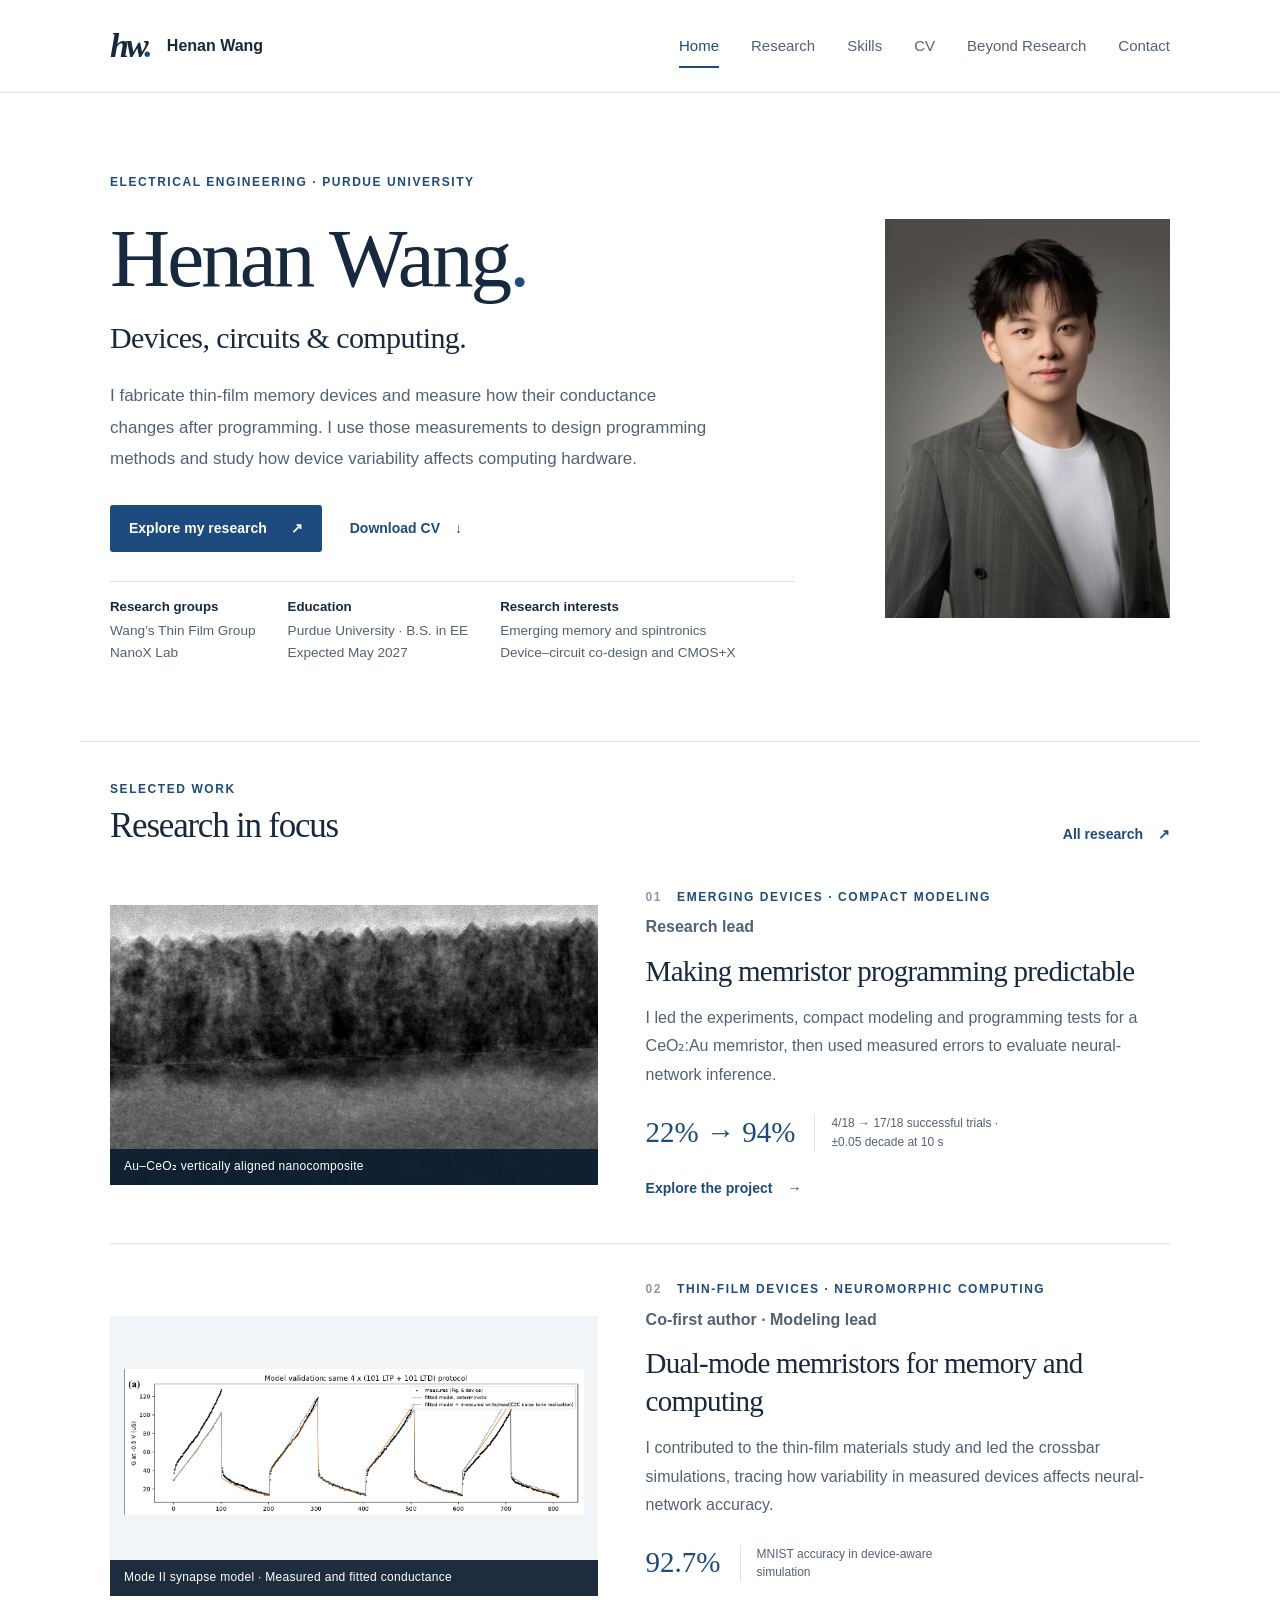
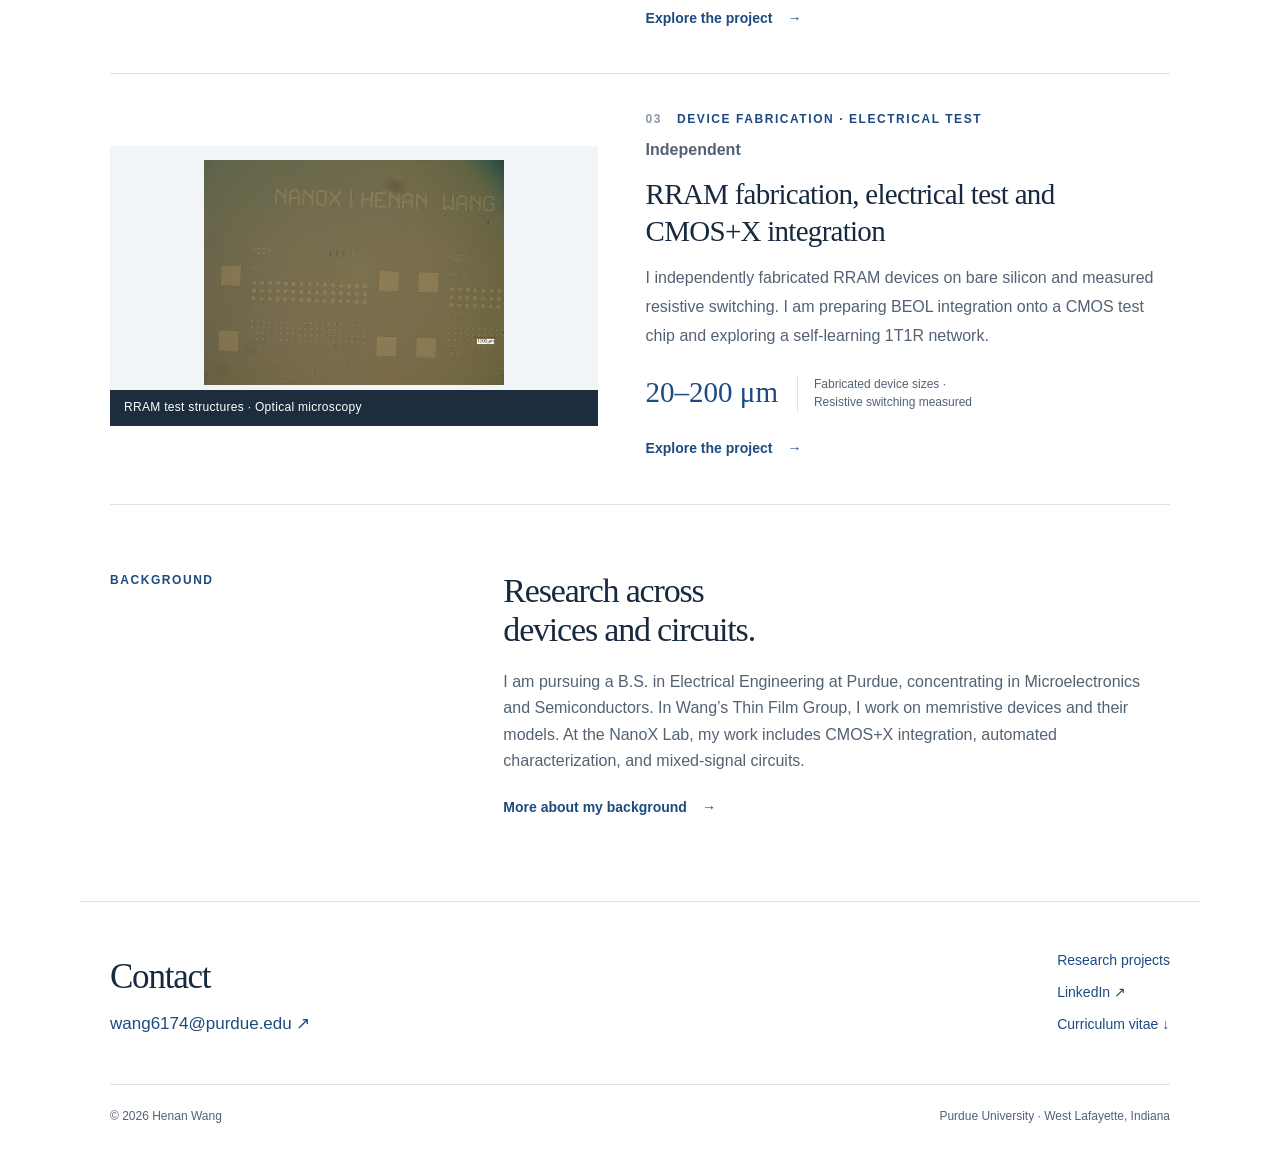
<file: index.html>
<!doctype html>
<html lang="en"><head><meta charset="utf-8"><meta name="viewport" content="width=device-width,initial-scale=1">
<title>Henan Wang — Devices, circuits & computing</title>
<meta name="description" content="Henan Wang is an electrical engineering undergraduate researcher at Purdue University working on emerging devices, compact modeling, and computing hardware."><meta name="theme-color" content="#183f72">
<link rel="icon" type="image/svg+xml" href="data:image/svg+xml,%3Csvg xmlns='http://www.w3.org/2000/svg' viewBox='0 0 40 40'%3E%3Crect width='40' height='40' rx='4' fill='%23183f72'/%3E%3Cpath d='M11 10v20m18-20v20M11 20h18' stroke='white' stroke-width='3'/%3E%3C/svg%3E">
<link rel="stylesheet" href="./assets/site.css"><link rel="stylesheet" href="./assets/projects.css?v=efece1097140"></head>
<body><a class="skip-link" href="#main">Skip to content</a>
<header class="site-header"><div class="header-inner"><a class="wordmark" href="./" aria-label="Henan Wang home"><span class="monogram">hw<span>.</span></span><span>Henan Wang</span></a>
<nav aria-label="Main navigation"><a href="./" aria-current="page">Home</a><a href="./research/" >Research</a><a href="./skills/" >Skills</a><a href="./cv/" >CV</a><a href="./beyond-research/" >Beyond Research</a><a href="#contact">Contact</a></nav></div></header>
<main id="main">
<section class="hero page-width"><div class="hero-main"><p class="eyebrow">Electrical Engineering · Purdue University</p><h1>Henan Wang<span class="name-period">.</span></h1><p class="hero-subtitle">Devices, circuits & computing.</p><p class="hero-bio">I fabricate thin-film memory devices and measure how their conductance changes after programming. I use those measurements to design programming methods and study how device variability affects computing hardware.</p><div class="hero-actions"><a class="button" href="./research/">Explore my research <span aria-hidden="true">↗</span></a><a class="text-link" href="./files/Henan_Wang_CV.pdf">Download CV <span aria-hidden="true">↓</span></a></div></div><img class="hero-portrait" src="./assets/henan-wang-portrait.jpg" width="600" height="840" alt="Henan Wang in a gray jacket" fetchpriority="high"><aside class="portrait-bio"><div><h2>Research groups</h2><p>Wang’s Thin Film Group<br>NanoX Lab</p></div><div><h2>Education</h2><p>Purdue University · B.S. in EE<br>Expected May 2027</p></div><div><h2>Research interests</h2><p>Emerging memory and spintronics<br>Device–circuit co-design and CMOS+X</p></div></aside></section>
<section class="selected-section page-width" id="research"><div class="section-heading"><div><p class="eyebrow">Selected work</p><h2>Research in focus</h2></div><a class="text-link" href="./research/">All research <span aria-hidden="true">↗</span></a></div><article class="project-row"><div class="project-visual "><img src="./assets/rram-microstructure.jpg" alt="Detail of a cross-sectional microscopy image of the vertically aligned nanocomposite structure" loading="lazy"><span class="visual-caption">Au–CeO₂ vertically aligned nanocomposite</span></div><div class="project-copy"><p class="eyebrow"><span class="index-number">01</span>Emerging devices · Compact modeling</p><p class="project-role">Research lead</p><h3><a href="./research/rram-programming/">Making memristor programming predictable</a></h3><p>I led the experiments, compact modeling and programming tests for a CeO₂:Au memristor, then used measured errors to evaluate neural-network inference.</p><div class="project-metric"><strong>22% → 94%</strong><span>4/18 → 17/18 successful trials · ±0.05 decade at 10 s</span></div><a class="text-link" href="./research/rram-programming/">Explore the project <span aria-hidden="true">→</span></a></div></article><article class="project-row"><div class="project-visual contain"><img src="./assets/dual-mode-synapse-validation.png" alt="Measured pulse response and modeled conductance across repeated programming cycles" loading="lazy"><span class="visual-caption">Mode II synapse model · Measured and fitted conductance</span></div><div class="project-copy"><p class="eyebrow"><span class="index-number">02</span>Thin-film devices · Neuromorphic computing</p><p class="project-role">Co-first author · Modeling lead</p><h3><a href="./research/neuromorphic-computing/">Dual-mode memristors for memory and computing</a></h3><p>I contributed to the thin-film materials study and led the crossbar simulations, tracing how variability in measured devices affects neural-network accuracy.</p><div class="project-metric"><strong>92.7%</strong><span>MNIST accuracy in device-aware simulation</span></div><a class="text-link" href="./research/neuromorphic-computing/">Explore the project <span aria-hidden="true">→</span></a></div></article><article class="project-row"><div class="project-visual contain"><img src="./assets/cmos-rram-name-detail.jpg" alt="Optical micrograph of my patterned RRAM test structures and alignment marks, with a 1000 micrometer scale bar" loading="lazy"><span class="visual-caption">RRAM test structures · Optical microscopy</span></div><div class="project-copy"><p class="eyebrow"><span class="index-number">03</span>Device fabrication · Electrical test</p><p class="project-role">Independent</p><h3><a href="./research/cmos-characterization/">RRAM fabrication, electrical test and CMOS+X integration</a></h3><p>I independently fabricated RRAM devices on bare silicon and measured resistive switching. I am preparing BEOL integration onto a CMOS test chip and exploring a self-learning 1T1R network.</p><div class="project-metric"><strong>20–200 μm</strong><span>Fabricated device sizes · Resistive switching measured</span></div><a class="text-link" href="./research/cmos-characterization/">Explore the project <span aria-hidden="true">→</span></a></div></article></section>
<section class="about-strip page-width"><p class="eyebrow">Background</p><div><h2>Research across<br>devices and circuits.</h2><p>I am pursuing a B.S. in Electrical Engineering at Purdue, concentrating in Microelectronics and Semiconductors. In Wang’s Thin Film Group, I work on memristive devices and their models. At the NanoX Lab, my work includes CMOS+X integration, automated characterization, and mixed-signal circuits.</p><a class="text-link" href="./cv/">More about my background <span aria-hidden="true">→</span></a></div></section></main>
<footer id="contact" class="site-footer"><div class="footer-top"><div><h2>Contact</h2><a class="email" href="mailto:wang6174@purdue.edu">wang6174@purdue.edu <span aria-hidden="true">↗</span></a></div><div class="footer-links"><a href="./research/">Research projects</a><a href="https://www.linkedin.com/in/henanwang96" target="_blank" rel="noopener noreferrer">LinkedIn <span aria-hidden="true">↗</span></a><a href="./files/Henan_Wang_CV.pdf">Curriculum vitae <span aria-hidden="true">↓</span></a></div></div><div class="footer-bottom"><span>© 2026 Henan Wang</span><span>Purdue University · West Lafayette, Indiana</span></div></footer>
</body></html>
</file>
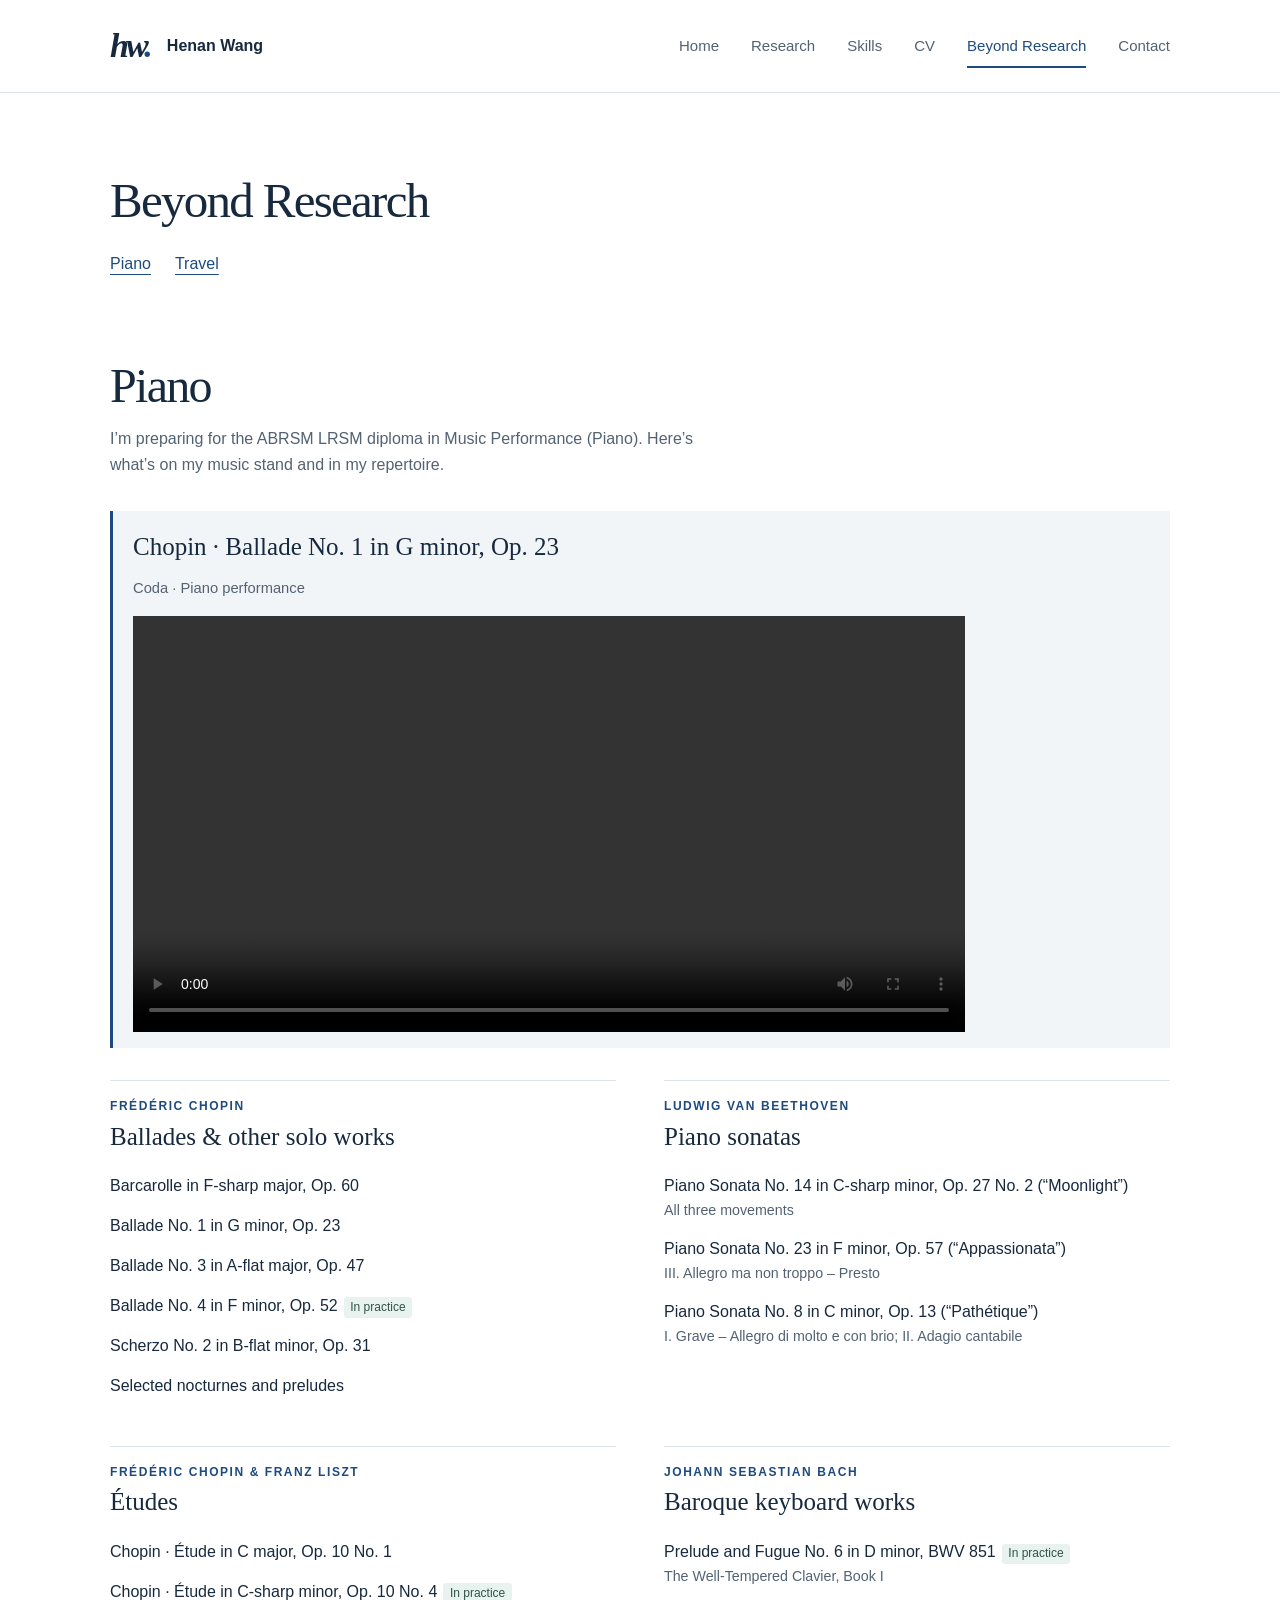
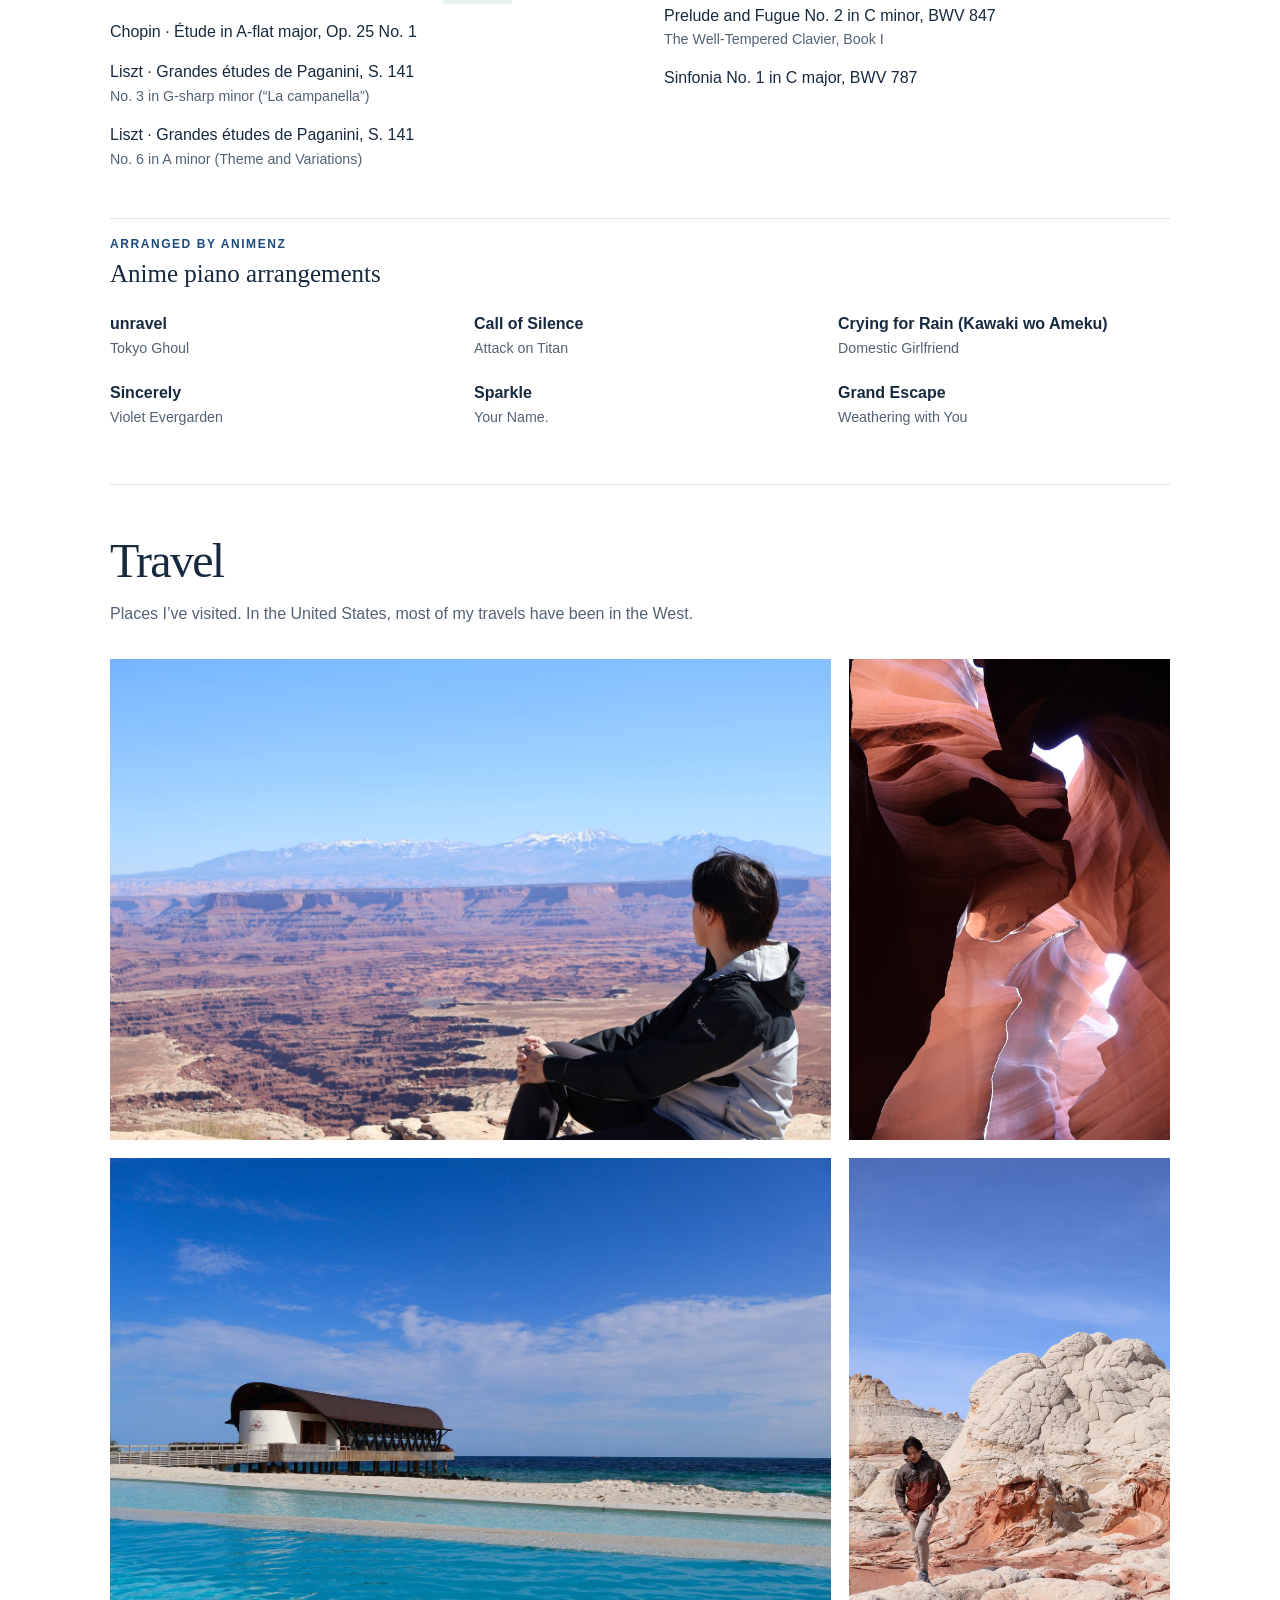
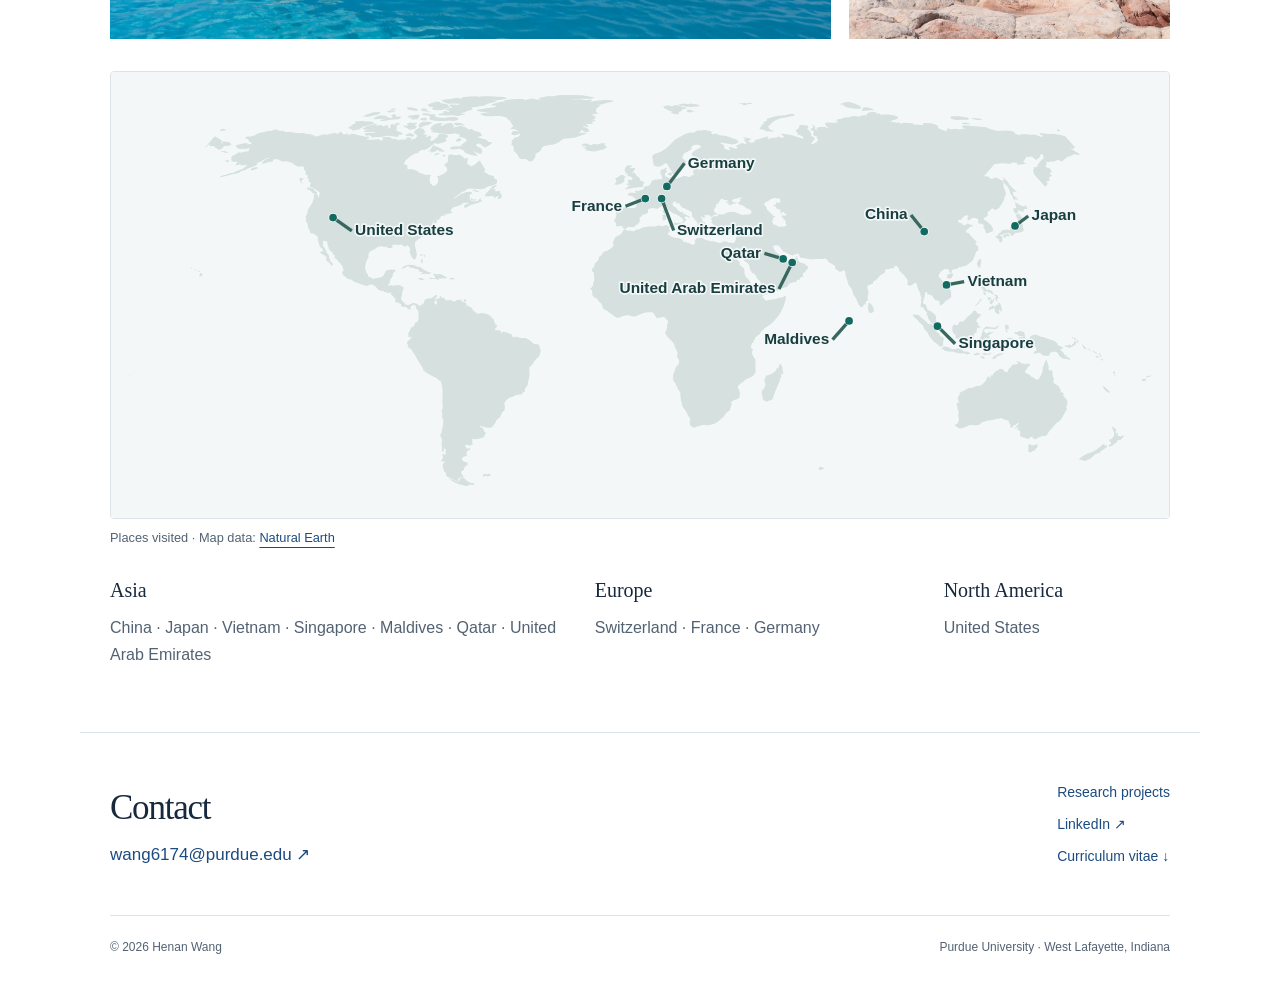
<file: beyond-research/index.html>
<!doctype html>
<html lang="en"><head><meta charset="utf-8"><meta name="viewport" content="width=device-width,initial-scale=1">
<title>Beyond Research — Henan Wang</title>
<meta name="description" content="My piano repertoire, LRSM preparation, and a map of places I’ve visited."><meta name="theme-color" content="#183f72">
<link rel="icon" type="image/svg+xml" href="data:image/svg+xml,%3Csvg xmlns='http://www.w3.org/2000/svg' viewBox='0 0 40 40'%3E%3Crect width='40' height='40' rx='4' fill='%23183f72'/%3E%3Cpath d='M11 10v20m18-20v20M11 20h18' stroke='white' stroke-width='3'/%3E%3C/svg%3E">
<link rel="stylesheet" href="../assets/site.css"><link rel="stylesheet" href="../assets/projects.css?v=efece1097140"></head>
<body><a class="skip-link" href="#main">Skip to content</a>
<header class="site-header"><div class="header-inner"><a class="wordmark" href="../" aria-label="Henan Wang home"><span class="monogram">hw<span>.</span></span><span>Henan Wang</span></a>
<nav aria-label="Main navigation"><a href="../" >Home</a><a href="../research/" >Research</a><a href="../skills/" >Skills</a><a href="../cv/" >CV</a><a href="../beyond-research/" aria-current="page">Beyond Research</a><a href="#contact">Contact</a></nav></div></header>
<main id="main"><div class="page-width beyond-page">
<header class="page-intro"><h1>Beyond Research</h1><nav aria-label="On this page"><a href="#piano">Piano</a><a href="#travel">Travel</a></nav></header>
<section id="piano" aria-labelledby="piano-title"><header class="beyond-section-head"><h2 id="piano-title">Piano</h2>
<p>I’m preparing for the ABRSM LRSM diploma in Music Performance (Piano). Here’s what’s on my music stand and in my repertoire.</p></header>
<section class="piano-performance" aria-labelledby="performance-title">
<h3 id="performance-title">Chopin · Ballade No. 1 in G minor, Op. 23</h3>
<p>Coda · Piano performance</p><video controls playsinline preload="metadata" aria-label="Henan Wang performing the coda of Chopin’s First Ballade"><source src="../files/chopin-ballade-1-coda.mp4" type="video/mp4"><a href="../files/chopin-ballade-1-coda.mp4">Open the performance video</a></video>
</section>
<div class="rep-grid"><section class="rep-group"><p class="eyebrow">Frédéric Chopin</p><h3>Ballades & other solo works</h3>
<ul><li><span>Barcarolle in F-sharp major, Op. 60</span></li><li><span>Ballade No. 1 in G minor, Op. 23</span></li><li><span>Ballade No. 3 in A-flat major, Op. 47</span></li><li><span>Ballade No. 4 in F minor, Op. 52</span><small class="practice-tag">In practice</small></li><li><span>Scherzo No. 2 in B-flat minor, Op. 31</span></li><li><span>Selected nocturnes and preludes</span></li></ul></section><section class="rep-group"><p class="eyebrow">Ludwig van Beethoven</p><h3>Piano sonatas</h3>
<ul><li><span>Piano Sonata No. 14 in C-sharp minor, Op. 27 No. 2 (“Moonlight”)</span><span class="rep-detail">All three movements</span></li><li><span>Piano Sonata No. 23 in F minor, Op. 57 (“Appassionata”)</span><span class="rep-detail">III. Allegro ma non troppo – Presto</span></li><li><span>Piano Sonata No. 8 in C minor, Op. 13 (“Pathétique”)</span><span class="rep-detail">I. Grave – Allegro di molto e con brio; II. Adagio cantabile</span></li></ul></section><section class="rep-group"><p class="eyebrow">Frédéric Chopin & Franz Liszt</p><h3>Études</h3>
<ul><li><span>Chopin · Étude in C major, Op. 10 No. 1</span></li><li><span>Chopin · Étude in C-sharp minor, Op. 10 No. 4</span><small class="practice-tag">In practice</small></li><li><span>Chopin · Étude in A-flat major, Op. 25 No. 1</span></li><li><span>Liszt · Grandes études de Paganini, S. 141</span><span class="rep-detail">No. 3 in G-sharp minor (“La campanella”)</span></li><li><span>Liszt · Grandes études de Paganini, S. 141</span><span class="rep-detail">No. 6 in A minor (Theme and Variations)</span></li></ul></section><section class="rep-group"><p class="eyebrow">Johann Sebastian Bach</p><h3>Baroque keyboard works</h3>
<ul><li><span>Prelude and Fugue No. 6 in D minor, BWV 851</span><small class="practice-tag">In practice</small><span class="rep-detail">The Well-Tempered Clavier, Book I</span></li><li><span>Prelude and Fugue No. 2 in C minor, BWV 847</span><span class="rep-detail">The Well-Tempered Clavier, Book I</span></li><li><span>Sinfonia No. 1 in C major, BWV 787</span></li></ul></section></div>
<section class="anime-rep"><p class="eyebrow">Arranged by Animenz</p><h3>Anime piano arrangements</h3>
<ul><li><strong>unravel</strong><span class="rep-detail">Tokyo Ghoul</span></li><li><strong>Call of Silence</strong><span class="rep-detail">Attack on Titan</span></li><li><strong>Crying for Rain (Kawaki wo Ameku)</strong><span class="rep-detail">Domestic Girlfriend</span></li><li><strong>Sincerely</strong><span class="rep-detail">Violet Evergarden</span></li><li><strong>Sparkle</strong><span class="rep-detail">Your Name.</span></li><li><strong>Grand Escape</strong><span class="rep-detail">Weathering with You</span></li></ul></section>
</section>
<section id="travel" aria-labelledby="travel-title"><header class="beyond-section-head"><h2 id="travel-title">Travel</h2><p>Places I’ve visited. In the United States, most of my travels have been in the West.</p></header>
<div class="travel-photos" role="group" aria-label="Travel photographs"><a href="../assets/travel-canyon-overlook.jpg"><img src="../assets/travel-canyon-overlook.jpg" width="1600" height="1067" alt="Looking out across a red-rock canyon toward snowcapped mountains" loading="lazy" decoding="async"></a><a href="../assets/travel-slot-canyon.jpg"><img src="../assets/travel-slot-canyon.jpg" width="1067" height="1600" alt="Sunlight tracing the curved walls of a narrow sandstone canyon" loading="lazy" decoding="async"></a><a href="../assets/travel-waterfront.jpg"><img src="../assets/travel-waterfront.jpg" width="1600" height="1067" alt="A wooden pavilion beside a turquoise pool and the open sea" loading="lazy" decoding="async"></a><a href="../assets/travel-sandstone.jpg"><img src="../assets/travel-sandstone.jpg" width="1067" height="1600" alt="Walking among white and rust-colored sandstone formations" loading="lazy" decoding="async"></a></div>
<figure class="travel-map"><a href="../assets/travel-map.svg" aria-label="Open the travel map at full size"><img src="../assets/travel-map.svg" width="960" height="405" alt="World map marking the 11 countries listed below."></a>
<figcaption>Places visited · Map data: <a href="https://www.naturalearthdata.com/downloads/110m-physical-vectors/">Natural Earth</a></figcaption></figure>
<div class="travel-regions"><div><h3>Asia</h3><p>China · Japan · Vietnam · Singapore · Maldives · Qatar · United Arab Emirates</p></div><div><h3>Europe</h3><p>Switzerland · France · Germany</p></div><div><h3>North America</h3><p>United States</p></div></div>
</section></div></main>
<footer id="contact" class="site-footer"><div class="footer-top"><div><h2>Contact</h2><a class="email" href="mailto:wang6174@purdue.edu">wang6174@purdue.edu <span aria-hidden="true">↗</span></a></div><div class="footer-links"><a href="../research/">Research projects</a><a href="https://www.linkedin.com/in/henanwang96" target="_blank" rel="noopener noreferrer">LinkedIn <span aria-hidden="true">↗</span></a><a href="../files/Henan_Wang_CV.pdf">Curriculum vitae <span aria-hidden="true">↓</span></a></div></div><div class="footer-bottom"><span>© 2026 Henan Wang</span><span>Purdue University · West Lafayette, Indiana</span></div></footer>
</body></html>
</file>
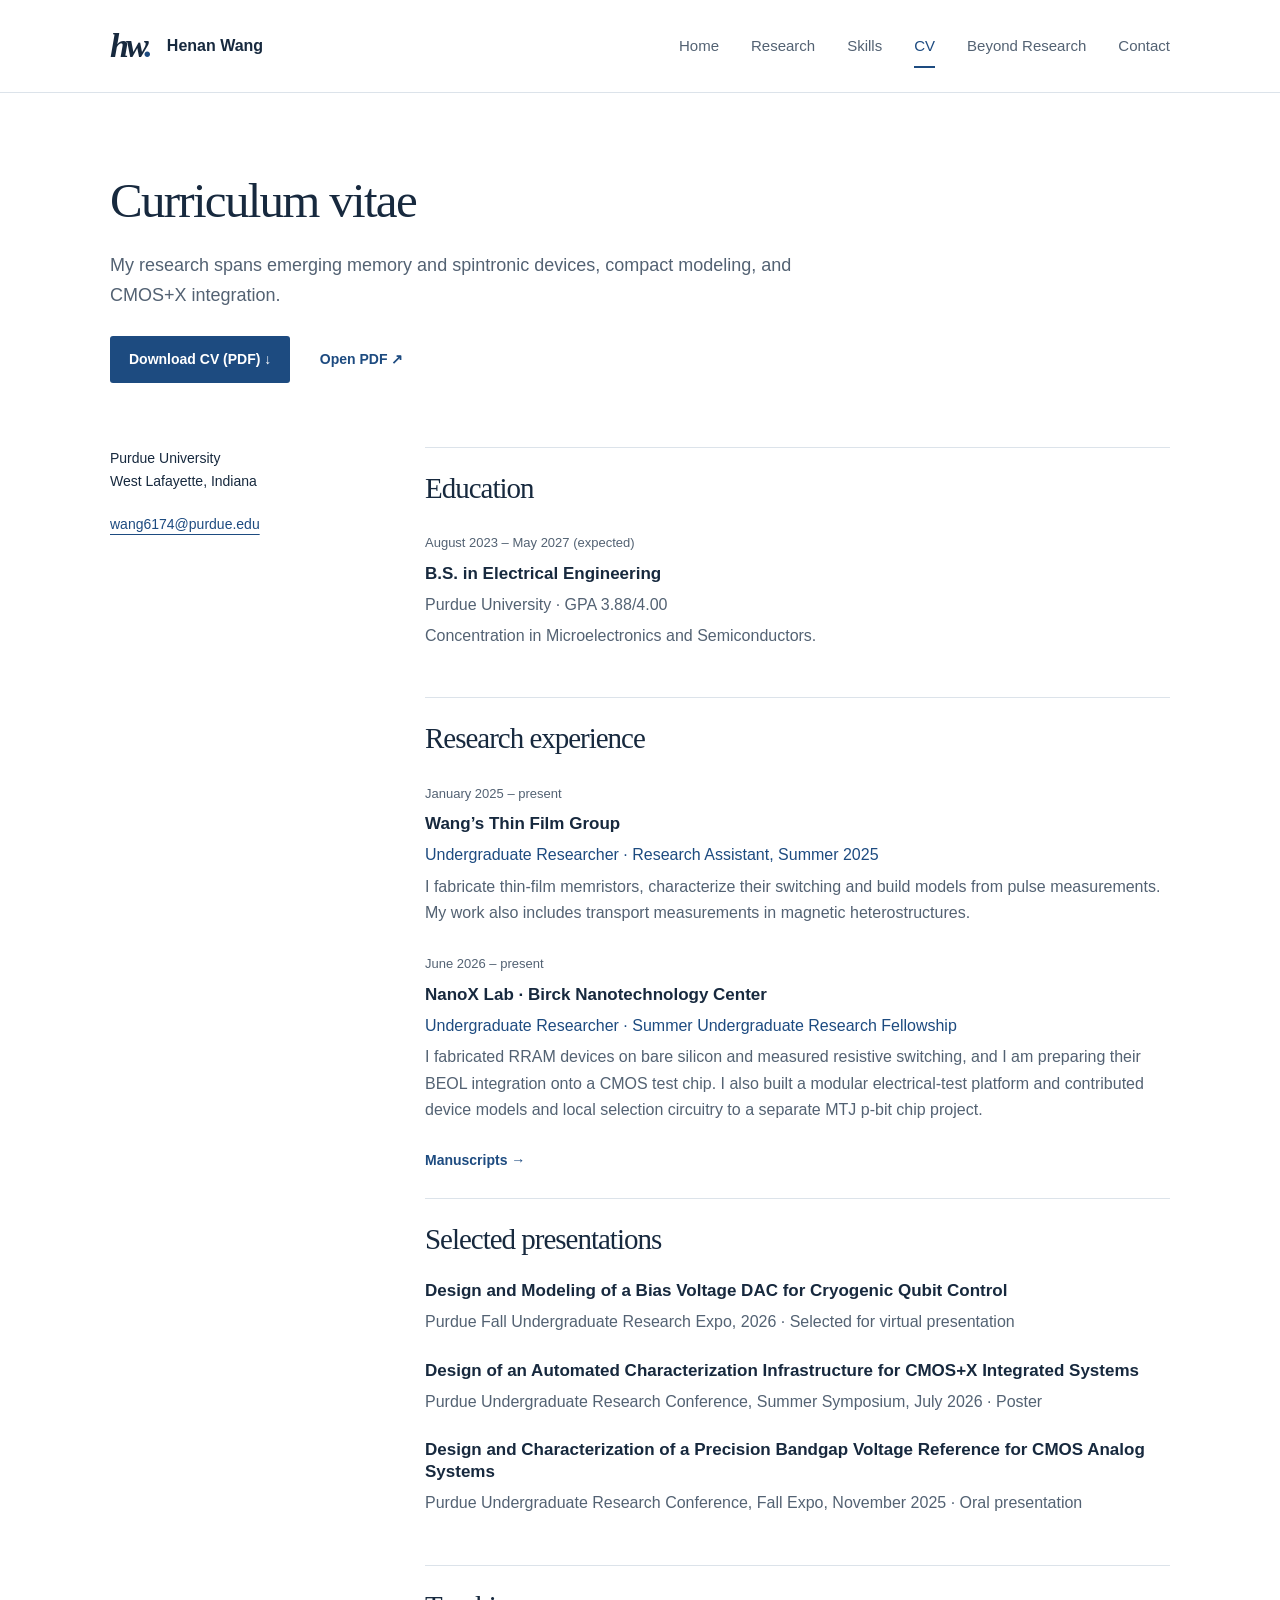
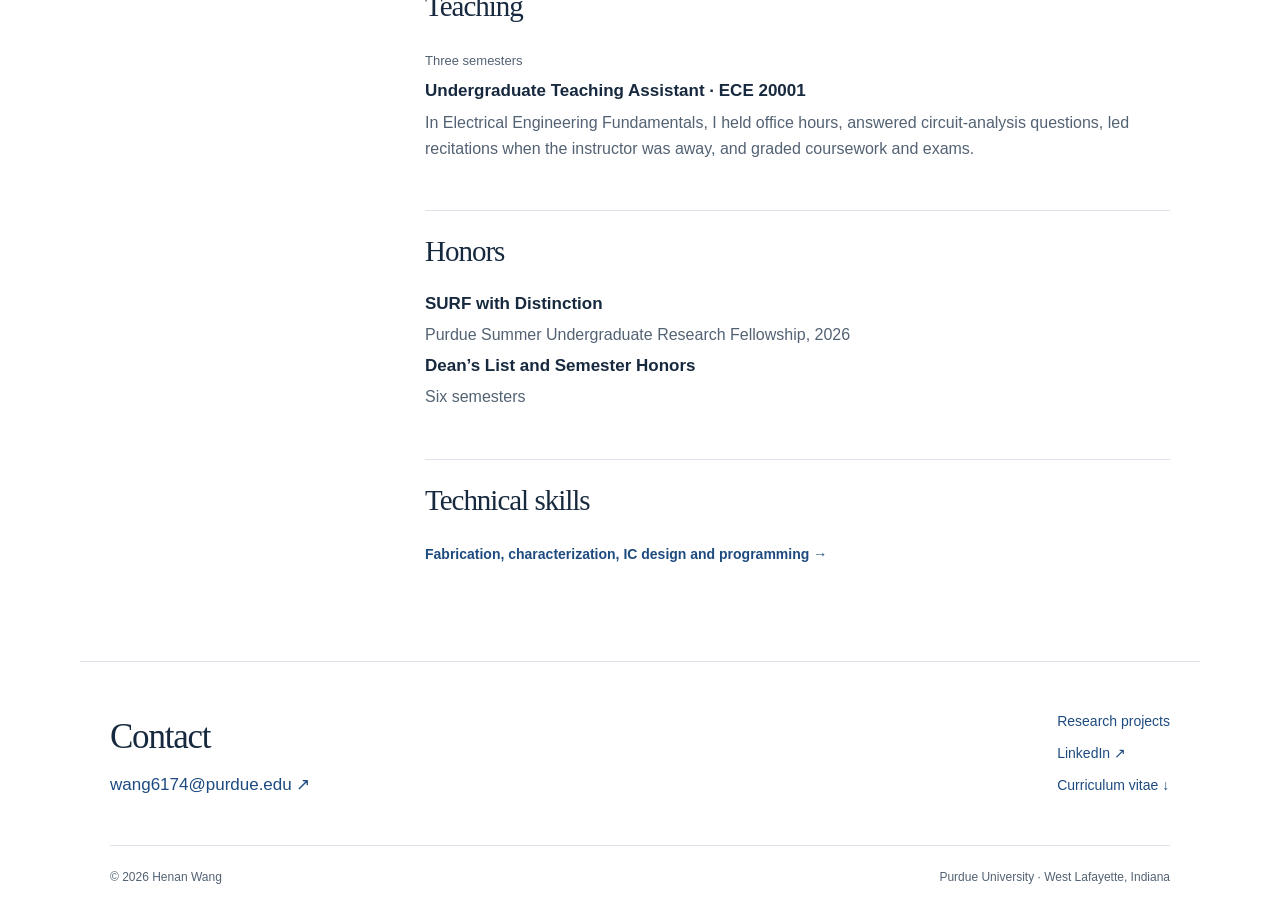
<file: cv/index.html>
<!doctype html>
<html lang="en"><head><meta charset="utf-8"><meta name="viewport" content="width=device-width,initial-scale=1">
<title>Curriculum vitae — Henan Wang</title>
<meta name="description" content="Education, research, teaching and presentations by Henan Wang at Purdue University."><meta name="theme-color" content="#183f72">
<link rel="icon" type="image/svg+xml" href="data:image/svg+xml,%3Csvg xmlns='http://www.w3.org/2000/svg' viewBox='0 0 40 40'%3E%3Crect width='40' height='40' rx='4' fill='%23183f72'/%3E%3Cpath d='M11 10v20m18-20v20M11 20h18' stroke='white' stroke-width='3'/%3E%3C/svg%3E">
<link rel="stylesheet" href="../assets/site.css"><link rel="stylesheet" href="../assets/projects.css?v=efece1097140"></head>
<body><a class="skip-link" href="#main">Skip to content</a>
<header class="site-header"><div class="header-inner"><a class="wordmark" href="../" aria-label="Henan Wang home"><span class="monogram">hw<span>.</span></span><span>Henan Wang</span></a>
<nav aria-label="Main navigation"><a href="../" >Home</a><a href="../research/" >Research</a><a href="../skills/" >Skills</a><a href="../cv/" aria-current="page">CV</a><a href="../beyond-research/" >Beyond Research</a><a href="#contact">Contact</a></nav></div></header>
<main id="main"><div class="page-width">
<section class="page-intro cv-intro">
  <h1>Curriculum vitae</h1>
  <p>My research spans emerging memory and spintronic devices, compact modeling, and CMOS+X integration.</p>
  <a class="button" href="../files/Henan_Wang_CV.pdf" download>Download CV (PDF) ↓</a>
  <a class="text-link inline-action" href="../files/Henan_Wang_CV.pdf" target="_blank" rel="noopener">Open PDF ↗</a>
</section>
<div class="cv-layout">
<aside><p>Purdue University<br>West Lafayette, Indiana</p><a href="mailto:wang6174@purdue.edu">wang6174@purdue.edu</a></aside>
<div class="cv-content">
  <section><h2>Education</h2>
    <div class="cv-entry"><span class="small">August 2023 – May 2027 (expected)</span><h3>B.S. in Electrical Engineering</h3><p>Purdue University · GPA 3.88/4.00</p><p>Concentration in Microelectronics and Semiconductors.</p></div>
  </section>
  <section><h2>Research experience</h2>
    <div class="cv-entry"><span class="small">January 2025 – present</span><h3>Wang’s Thin Film Group</h3><p class="affiliation">Undergraduate Researcher · Research Assistant, Summer 2025</p><p>I fabricate thin-film memristors, characterize their switching and build models from pulse measurements. My work also includes transport measurements in magnetic heterostructures.</p></div>
    <div class="cv-entry"><span class="small">June 2026 – present</span><h3>NanoX Lab · Birck Nanotechnology Center</h3><p class="affiliation">Undergraduate Researcher · Summer Undergraduate Research Fellowship</p><p>I fabricated RRAM devices on bare silicon and measured resistive switching, and I am preparing their BEOL integration onto a CMOS test chip. I also built a modular electrical-test platform and contributed device models and local selection circuitry to a separate MTJ p-bit chip project.</p></div>
    <a class="text-link" href="../research/#manuscripts">Manuscripts →</a>
  </section>
  <section><h2>Selected presentations</h2>
    <div class="cv-entry"><h3>Design and Modeling of a Bias Voltage DAC for Cryogenic Qubit Control</h3><p>Purdue Fall Undergraduate Research Expo, 2026 · Selected for virtual presentation</p></div>
    <div class="cv-entry"><h3>Design of an Automated Characterization Infrastructure for CMOS+X Integrated Systems</h3><p>Purdue Undergraduate Research Conference, Summer Symposium, July 2026 · Poster</p></div>
    <div class="cv-entry"><h3>Design and Characterization of a Precision Bandgap Voltage Reference for CMOS Analog Systems</h3><p>Purdue Undergraduate Research Conference, Fall Expo, November 2025 · Oral presentation</p></div>
  </section>
  <section><h2>Teaching</h2>
    <div class="cv-entry"><span class="small">Three semesters</span><h3>Undergraduate Teaching Assistant · ECE 20001</h3><p>In Electrical Engineering Fundamentals, I held office hours, answered circuit-analysis questions, led recitations when the instructor was away, and graded coursework and exams.</p></div>
  </section>
  <section><h2>Honors</h2><div class="cv-entry"><h3>SURF with Distinction</h3><p>Purdue Summer Undergraduate Research Fellowship, 2026</p><h3>Dean’s List and Semester Honors</h3><p>Six semesters</p></div></section>
  <section><h2>Technical skills</h2><a class="text-link" href="../skills/">Fabrication, characterization, IC design and programming →</a></section>
</div>
</div>
</div>
</main>
<footer id="contact" class="site-footer"><div class="footer-top"><div><h2>Contact</h2><a class="email" href="mailto:wang6174@purdue.edu">wang6174@purdue.edu <span aria-hidden="true">↗</span></a></div><div class="footer-links"><a href="../research/">Research projects</a><a href="https://www.linkedin.com/in/henanwang96" target="_blank" rel="noopener noreferrer">LinkedIn <span aria-hidden="true">↗</span></a><a href="../files/Henan_Wang_CV.pdf">Curriculum vitae <span aria-hidden="true">↓</span></a></div></div><div class="footer-bottom"><span>© 2026 Henan Wang</span><span>Purdue University · West Lafayette, Indiana</span></div></footer>
</body></html>
</file>
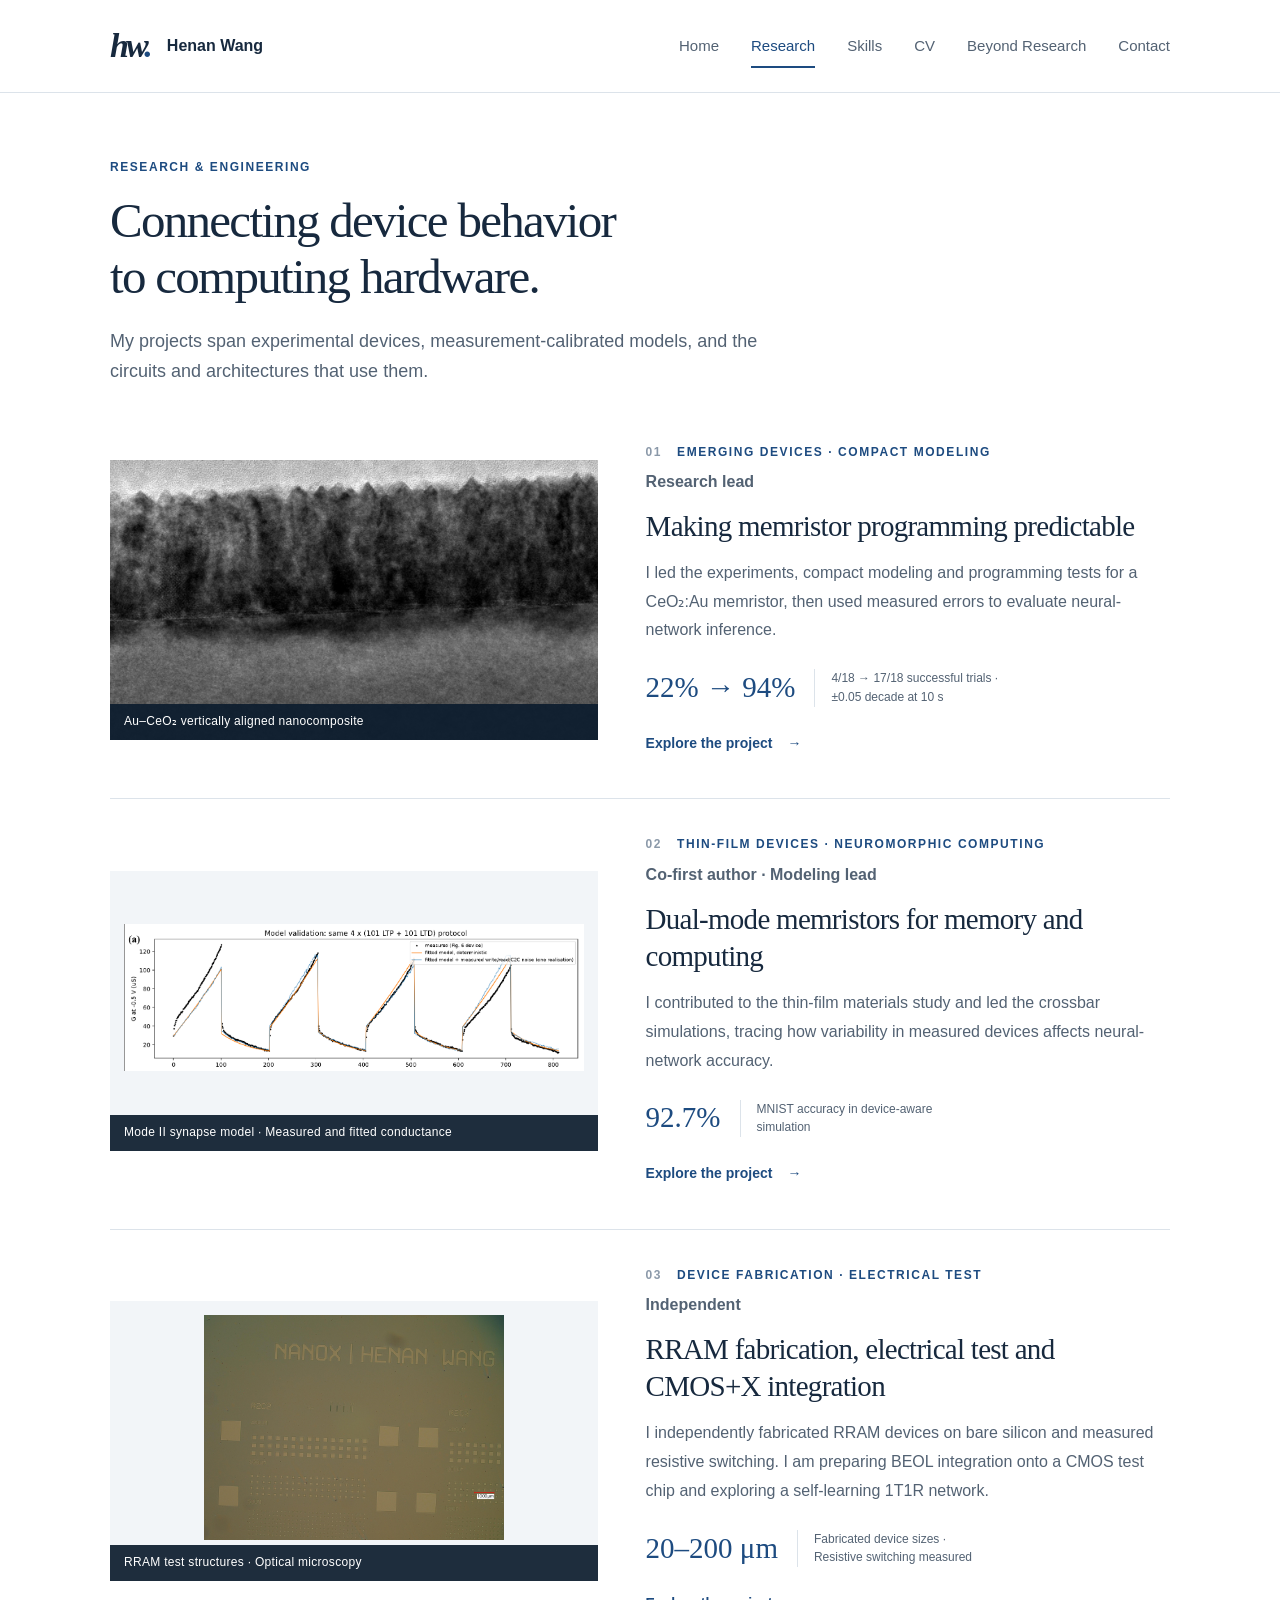
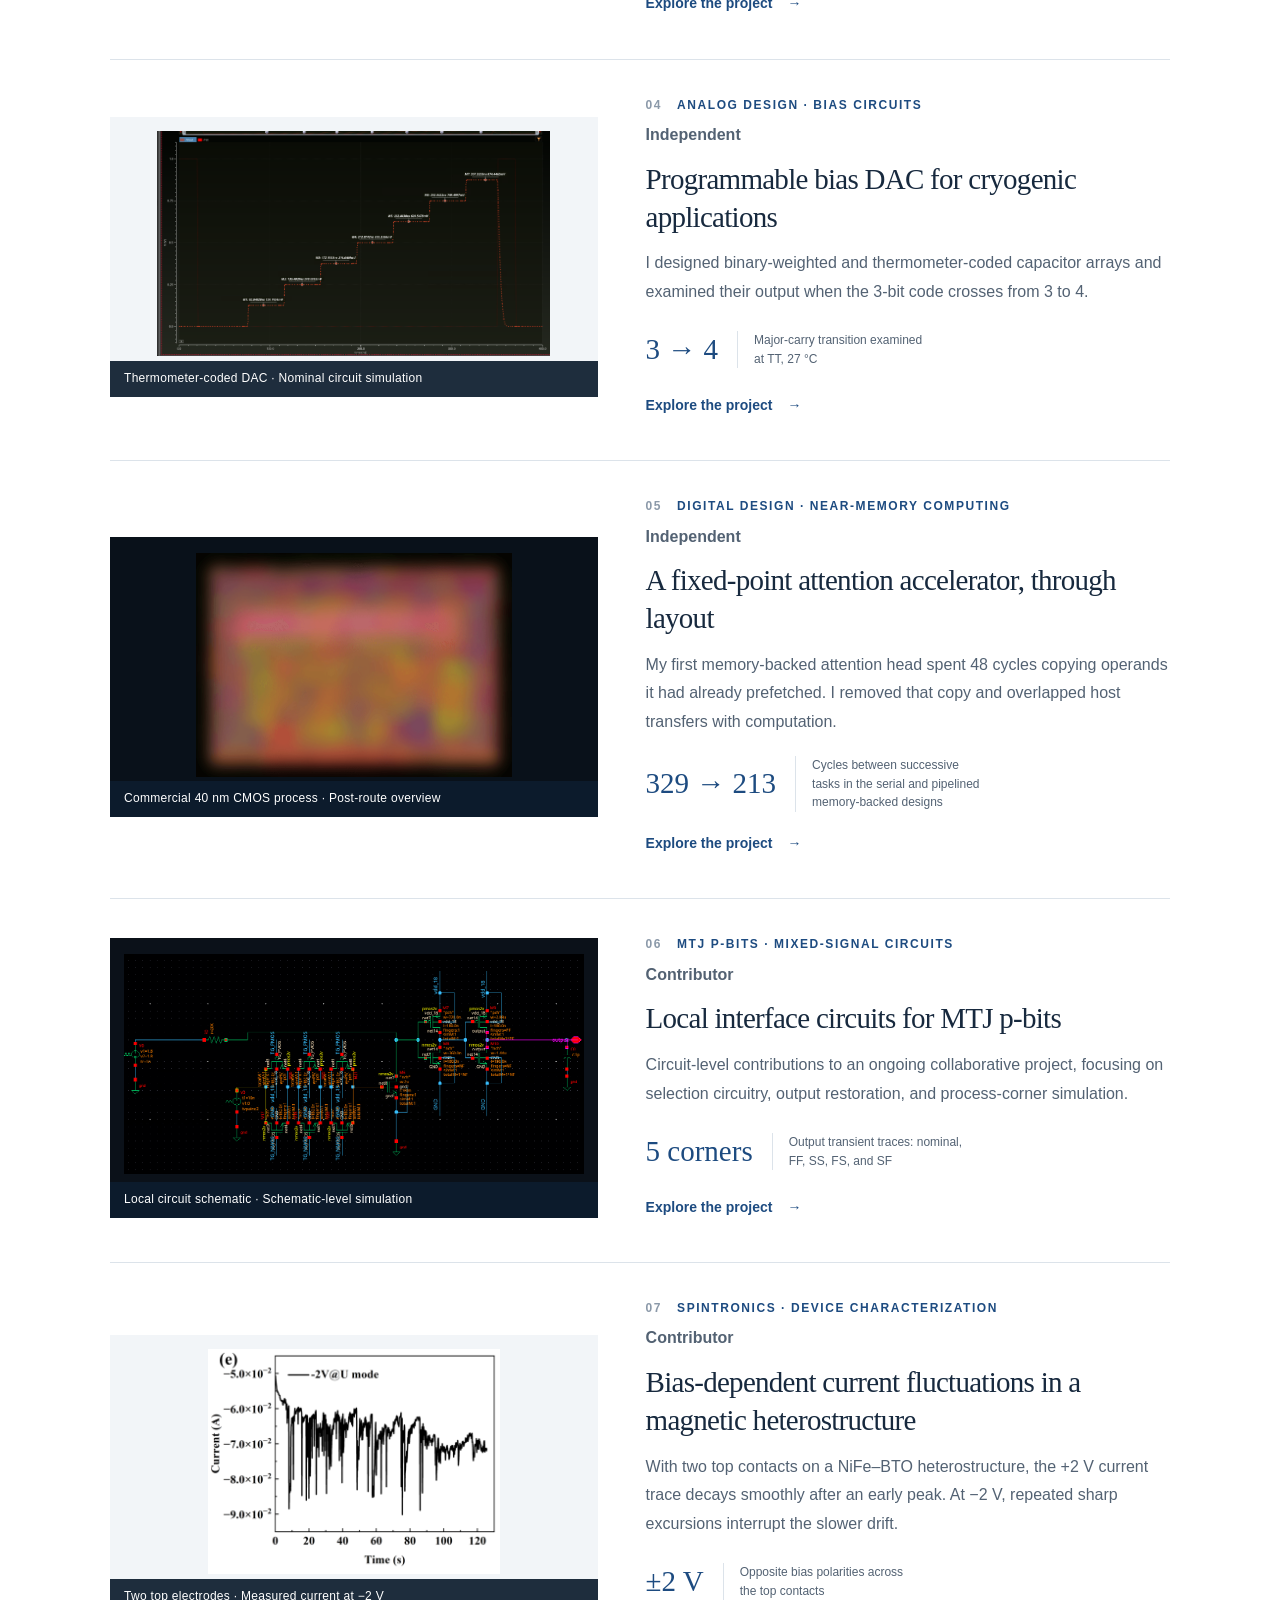
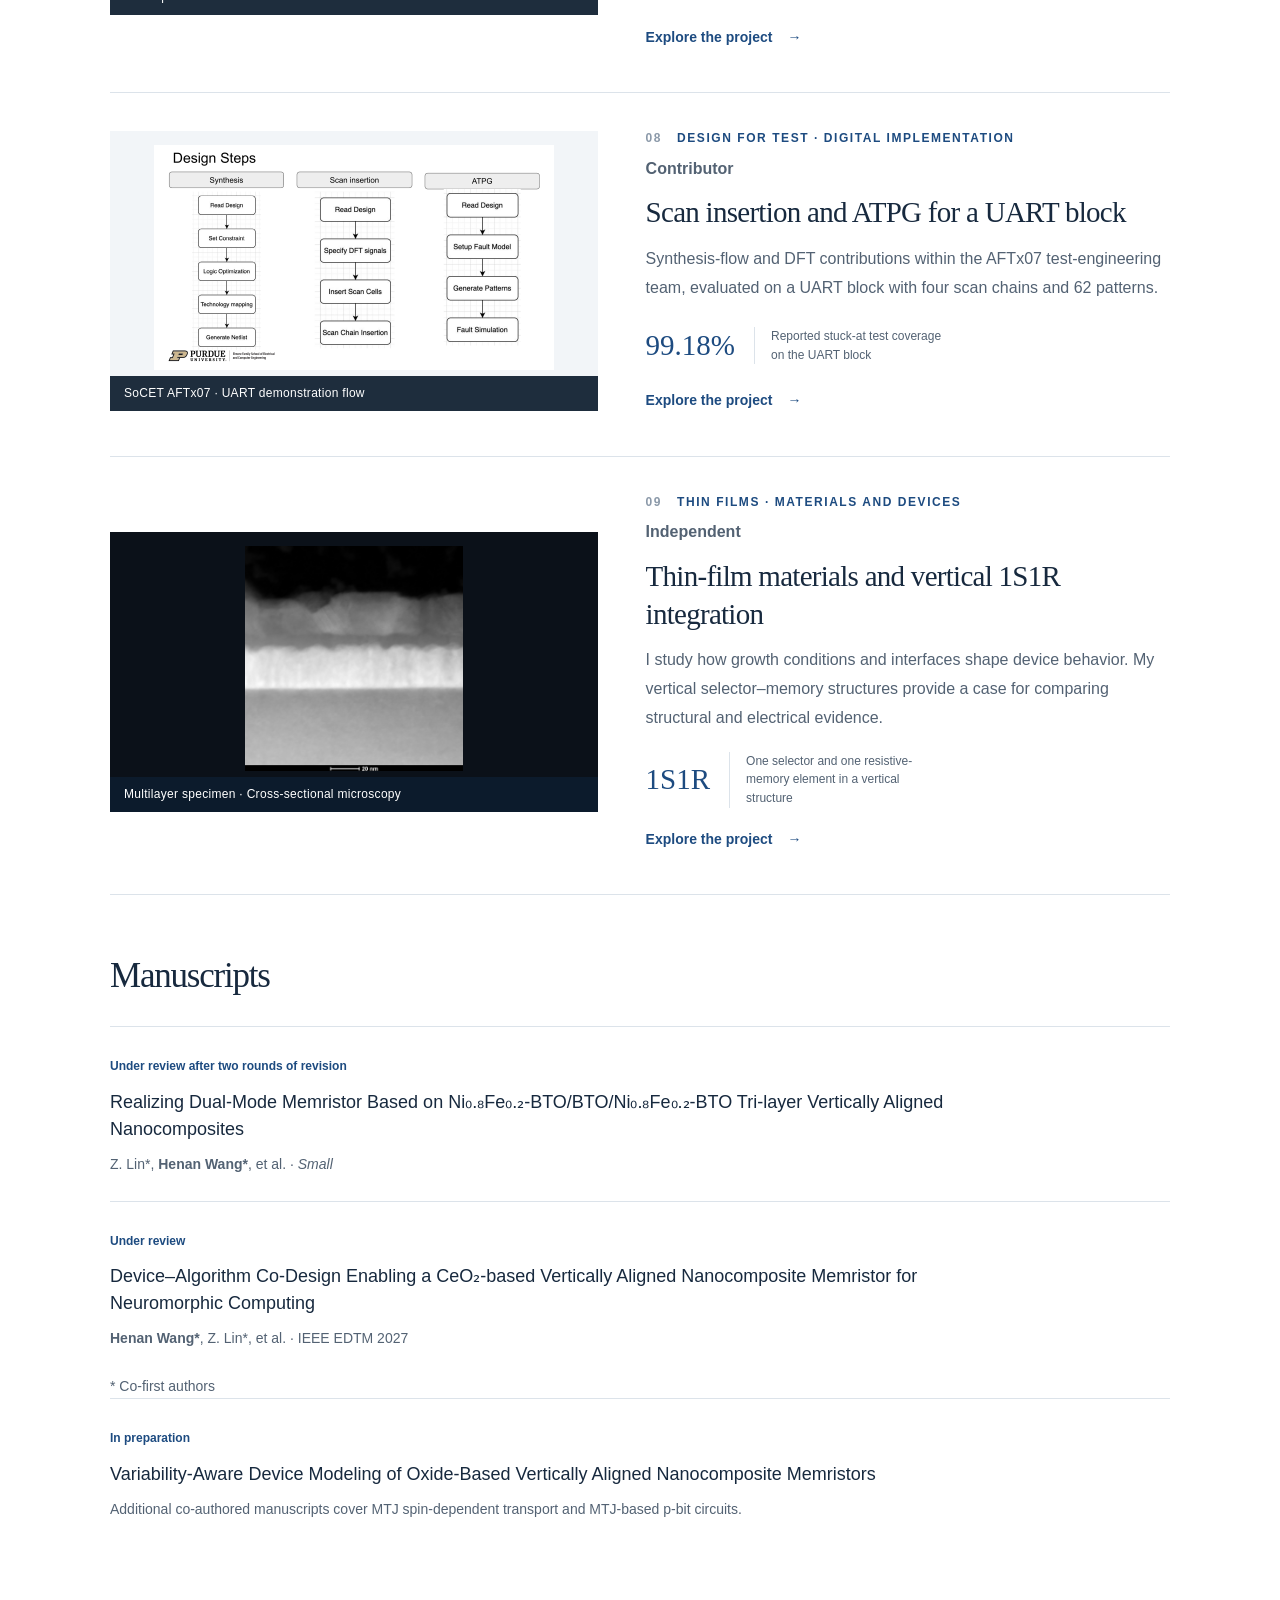
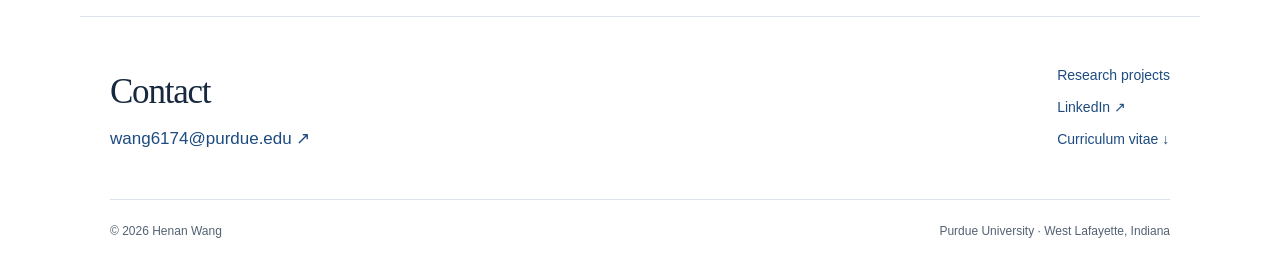
<file: research/index.html>
<!doctype html>
<html lang="en"><head><meta charset="utf-8"><meta name="viewport" content="width=device-width,initial-scale=1">
<title>Research — Henan Wang</title>
<meta name="description" content="Selected research by Henan Wang on memristors, device-aware computing, and circuit design."><meta name="theme-color" content="#183f72">
<link rel="icon" type="image/svg+xml" href="data:image/svg+xml,%3Csvg xmlns='http://www.w3.org/2000/svg' viewBox='0 0 40 40'%3E%3Crect width='40' height='40' rx='4' fill='%23183f72'/%3E%3Cpath d='M11 10v20m18-20v20M11 20h18' stroke='white' stroke-width='3'/%3E%3C/svg%3E">
<link rel="stylesheet" href="../assets/site.css"><link rel="stylesheet" href="../assets/projects.css?v=efece1097140"></head>
<body><a class="skip-link" href="#main">Skip to content</a>
<header class="site-header"><div class="header-inner"><a class="wordmark" href="../" aria-label="Henan Wang home"><span class="monogram">hw<span>.</span></span><span>Henan Wang</span></a>
<nav aria-label="Main navigation"><a href="../" >Home</a><a href="../research/" aria-current="page">Research</a><a href="../skills/" >Skills</a><a href="../cv/" >CV</a><a href="../beyond-research/" >Beyond Research</a><a href="#contact">Contact</a></nav></div></header>
<main id="main"><div class="page-width"><section class="page-intro"><p class="eyebrow">Research & engineering</p><h1>Connecting device behavior<br>to computing hardware.</h1><p>My projects span experimental devices, measurement-calibrated models, and the circuits and architectures that use them.</p></section><section aria-label="Selected research"><article class="project-row"><div class="project-visual "><img src="../assets/rram-microstructure.jpg" alt="Detail of a cross-sectional microscopy image of the vertically aligned nanocomposite structure" loading="lazy"><span class="visual-caption">Au–CeO₂ vertically aligned nanocomposite</span></div><div class="project-copy"><p class="eyebrow"><span class="index-number">01</span>Emerging devices · Compact modeling</p><p class="project-role">Research lead</p><h3><a href="../research/rram-programming/">Making memristor programming predictable</a></h3><p>I led the experiments, compact modeling and programming tests for a CeO₂:Au memristor, then used measured errors to evaluate neural-network inference.</p><div class="project-metric"><strong>22% → 94%</strong><span>4/18 → 17/18 successful trials · ±0.05 decade at 10 s</span></div><a class="text-link" href="../research/rram-programming/">Explore the project <span aria-hidden="true">→</span></a></div></article><article class="project-row"><div class="project-visual contain"><img src="../assets/dual-mode-synapse-validation.png" alt="Measured pulse response and modeled conductance across repeated programming cycles" loading="lazy"><span class="visual-caption">Mode II synapse model · Measured and fitted conductance</span></div><div class="project-copy"><p class="eyebrow"><span class="index-number">02</span>Thin-film devices · Neuromorphic computing</p><p class="project-role">Co-first author · Modeling lead</p><h3><a href="../research/neuromorphic-computing/">Dual-mode memristors for memory and computing</a></h3><p>I contributed to the thin-film materials study and led the crossbar simulations, tracing how variability in measured devices affects neural-network accuracy.</p><div class="project-metric"><strong>92.7%</strong><span>MNIST accuracy in device-aware simulation</span></div><a class="text-link" href="../research/neuromorphic-computing/">Explore the project <span aria-hidden="true">→</span></a></div></article><article class="project-row"><div class="project-visual contain"><img src="../assets/cmos-rram-name-detail.jpg" alt="Optical micrograph of my patterned RRAM test structures and alignment marks, with a 1000 micrometer scale bar" loading="lazy"><span class="visual-caption">RRAM test structures · Optical microscopy</span></div><div class="project-copy"><p class="eyebrow"><span class="index-number">03</span>Device fabrication · Electrical test</p><p class="project-role">Independent</p><h3><a href="../research/cmos-characterization/">RRAM fabrication, electrical test and CMOS+X integration</a></h3><p>I independently fabricated RRAM devices on bare silicon and measured resistive switching. I am preparing BEOL integration onto a CMOS test chip and exploring a self-learning 1T1R network.</p><div class="project-metric"><strong>20–200 μm</strong><span>Fabricated device sizes · Resistive switching measured</span></div><a class="text-link" href="../research/cmos-characterization/">Explore the project <span aria-hidden="true">→</span></a></div></article><article class="project-row"><div class="project-visual contain"><img src="../assets/dac-thermometer-staircase.png" alt="Simulated thermometer-coded DAC output stepping through its codes at room temperature" loading="lazy"><span class="visual-caption">Thermometer-coded DAC · Nominal circuit simulation</span></div><div class="project-copy"><p class="eyebrow"><span class="index-number">04</span>Analog design · Bias circuits</p><p class="project-role">Independent</p><h3><a href="../research/bias-dac/">Programmable bias DAC for cryogenic applications</a></h3><p>I designed binary-weighted and thermometer-coded capacitor arrays and examined their output when the 3-bit code crosses from 3 to 4.</p><div class="project-metric"><strong>3 → 4</strong><span>Major-carry transition examined at TT, 27 °C</span></div><a class="text-link" href="../research/bias-dac/">Explore the project <span aria-hidden="true">→</span></a></div></article><article class="project-row"><div class="project-visual chip"><img src="../assets/attention-layout-overview.png" alt="Blurred overview of the attention accelerator’s physical layout" loading="lazy"><span class="visual-caption">Commercial 40 nm CMOS process · Post-route overview</span></div><div class="project-copy"><p class="eyebrow"><span class="index-number">05</span>Digital design · Near-memory computing</p><p class="project-role">Independent</p><h3><a href="../research/attention-accelerator/">A fixed-point attention accelerator, through layout</a></h3><p>My first memory-backed attention head spent 48 cycles copying operands it had already prefetched. I removed that copy and overlapped host transfers with computation.</p><div class="project-metric"><strong>329 → 213</strong><span>Cycles between successive tasks in the serial and pipelined memory-backed designs</span></div><a class="text-link" href="../research/attention-accelerator/">Explore the project <span aria-hidden="true">→</span></a></div></article><article class="project-row"><div class="project-visual contain dark"><img src="../assets/pbit-local-circuit.png" alt="Local transistor-level selection and output-restoration circuit schematic" loading="lazy"><span class="visual-caption">Local circuit schematic · Schematic-level simulation</span></div><div class="project-copy"><p class="eyebrow"><span class="index-number">06</span>MTJ p-bits · Mixed-signal circuits</p><p class="project-role">Contributor</p><h3><a href="../research/pbit-interface/">Local interface circuits for MTJ p-bits</a></h3><p>Circuit-level contributions to an ongoing collaborative project, focusing on selection circuitry, output restoration, and process-corner simulation.</p><div class="project-metric"><strong>5 corners</strong><span>Output transient traces: nominal, FF, SS, FS, and SF</span></div><a class="text-link" href="../research/pbit-interface/">Explore the project <span aria-hidden="true">→</span></a></div></article><article class="project-row"><div class="project-visual contain"><img src="../assets/mtj-current-negative-2v.png" alt="Experimental current trace with repeated downward excursions at negative two volts" loading="lazy"><span class="visual-caption">Two top electrodes · Measured current at −2 V</span></div><div class="project-copy"><p class="eyebrow"><span class="index-number">07</span>Spintronics · Device characterization</p><p class="project-role">Contributor</p><h3><a href="../research/mtj-materials/">Bias-dependent current fluctuations in a magnetic heterostructure</a></h3><p>With two top contacts on a NiFe–BTO heterostructure, the +2 V current trace decays smoothly after an early peak. At −2 V, repeated sharp excursions interrupt the slower drift.</p><div class="project-metric"><strong>±2 V</strong><span>Opposite bias polarities across the top contacts</span></div><a class="text-link" href="../research/mtj-materials/">Explore the project <span aria-hidden="true">→</span></a></div></article><article class="project-row"><div class="project-visual contain"><img src="../assets/dft-flow.png" alt="DFT project flow showing synthesis, scan insertion, and automatic test pattern generation" loading="lazy"><span class="visual-caption">SoCET AFTx07 · UART demonstration flow</span></div><div class="project-copy"><p class="eyebrow"><span class="index-number">08</span>Design for test · Digital implementation</p><p class="project-role">Contributor</p><h3><a href="../research/uart-dft/">Scan insertion and ATPG for a UART block</a></h3><p>Synthesis-flow and DFT contributions within the AFTx07 test-engineering team, evaluated on a UART block with four scan chains and 62 patterns.</p><div class="project-metric"><strong>99.18%</strong><span>Reported stuck-at test coverage on the UART block</span></div><a class="text-link" href="../research/uart-dft/">Explore the project <span aria-hidden="true">→</span></a></div></article><article class="project-row"><div class="project-visual contain dark"><img src="../assets/1s1r-cross-section.png" alt="Cross-sectional microscopy of an experimental multilayer stack, with a 20 nm scale bar" loading="lazy"><span class="visual-caption">Multilayer specimen · Cross-sectional microscopy</span></div><div class="project-copy"><p class="eyebrow"><span class="index-number">09</span>Thin films · Materials and devices</p><p class="project-role">Independent</p><h3><a href="../research/1s1r-integration/">Thin-film materials and vertical 1S1R integration</a></h3><p>I study how growth conditions and interfaces shape device behavior. My vertical selector–memory structures provide a case for comparing structural and electrical evidence.</p><div class="project-metric"><strong>1S1R</strong><span>One selector and one resistive-memory element in a vertical structure</span></div><a class="text-link" href="../research/1s1r-integration/">Explore the project <span aria-hidden="true">→</span></a></div></article></section><section class="publications" id="manuscripts">
<div class="section-heading"><h2>Manuscripts</h2></div>
<article><span class="pub-status">Under review after two rounds of revision</span>
<h3>Realizing Dual-Mode Memristor Based on Ni₀.₈Fe₀.₂-BTO/BTO/Ni₀.₈Fe₀.₂-BTO Tri-layer Vertically Aligned Nanocomposites</h3>
<p>Z. Lin*, <strong>Henan Wang*</strong>, et al. · <em>Small</em></p></article>
<article><span class="pub-status">Under review</span>
<h3>Device–Algorithm Co-Design Enabling a CeO₂-based Vertically Aligned Nanocomposite Memristor for Neuromorphic Computing</h3>
<p><strong>Henan Wang*</strong>, Z. Lin*, et al. · IEEE EDTM 2027</p></article>
<p class="small">* Co-first authors</p>
<article><span class="pub-status">In preparation</span><h3>Variability-Aware Device Modeling of Oxide-Based Vertically Aligned Nanocomposite Memristors</h3>
<p>Additional co-authored manuscripts cover MTJ spin-dependent transport and MTJ-based p-bit circuits.</p></article></section></div></main>
<footer id="contact" class="site-footer"><div class="footer-top"><div><h2>Contact</h2><a class="email" href="mailto:wang6174@purdue.edu">wang6174@purdue.edu <span aria-hidden="true">↗</span></a></div><div class="footer-links"><a href="../research/">Research projects</a><a href="https://www.linkedin.com/in/henanwang96" target="_blank" rel="noopener noreferrer">LinkedIn <span aria-hidden="true">↗</span></a><a href="../files/Henan_Wang_CV.pdf">Curriculum vitae <span aria-hidden="true">↓</span></a></div></div><div class="footer-bottom"><span>© 2026 Henan Wang</span><span>Purdue University · West Lafayette, Indiana</span></div></footer>
</body></html>
</file>
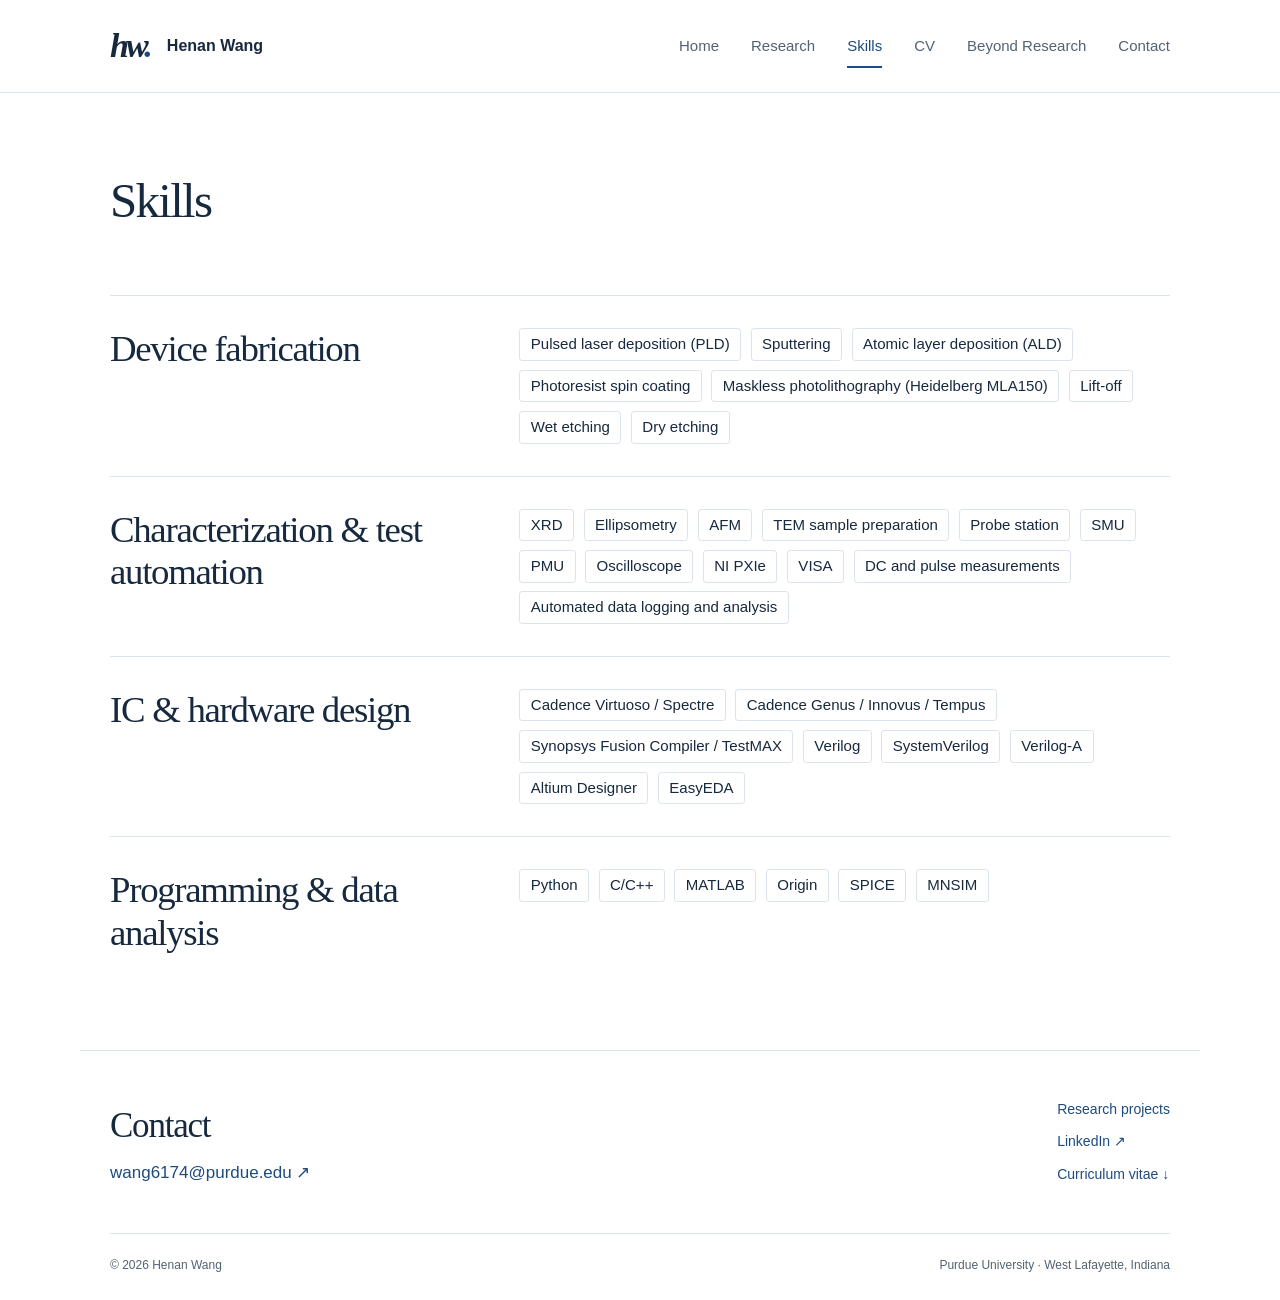
<file: skills/index.html>
<!doctype html>
<html lang="en"><head><meta charset="utf-8"><meta name="viewport" content="width=device-width,initial-scale=1">
<title>Skills — Henan Wang</title>
<meta name="description" content="Henan Wang’s skills in device fabrication, characterization, test automation, IC design and data analysis."><meta name="theme-color" content="#183f72">
<link rel="icon" type="image/svg+xml" href="data:image/svg+xml,%3Csvg xmlns='http://www.w3.org/2000/svg' viewBox='0 0 40 40'%3E%3Crect width='40' height='40' rx='4' fill='%23183f72'/%3E%3Cpath d='M11 10v20m18-20v20M11 20h18' stroke='white' stroke-width='3'/%3E%3C/svg%3E">
<link rel="stylesheet" href="../assets/site.css"><link rel="stylesheet" href="../assets/projects.css?v=efece1097140"></head>
<body><a class="skip-link" href="#main">Skip to content</a>
<header class="site-header"><div class="header-inner"><a class="wordmark" href="../" aria-label="Henan Wang home"><span class="monogram">hw<span>.</span></span><span>Henan Wang</span></a>
<nav aria-label="Main navigation"><a href="../" >Home</a><a href="../research/" >Research</a><a href="../skills/" aria-current="page">Skills</a><a href="../cv/" >CV</a><a href="../beyond-research/" >Beyond Research</a><a href="#contact">Contact</a></nav></div></header>
<main id="main"><div class="page-width skills-page">
<header class="page-intro"><h1>Skills</h1></header>
<section class="skill-section">
  <h2>Device fabrication</h2>
  <ul class="skill-keywords">
    <li>Pulsed laser deposition (PLD)</li>
    <li>Sputtering</li>
    <li>Atomic layer deposition (ALD)</li>
    <li>Photoresist spin coating</li>
    <li>Maskless photolithography (Heidelberg MLA150)</li>
    <li>Lift-off</li>
    <li>Wet etching</li>
    <li>Dry etching</li>
  </ul>
</section>
<section class="skill-section">
  <h2>Characterization &amp; test automation</h2>
  <ul class="skill-keywords">
    <li>XRD</li>
    <li>Ellipsometry</li>
    <li>AFM</li>
    <li>TEM sample preparation</li>
    <li>Probe station</li>
    <li>SMU</li>
    <li>PMU</li>
    <li>Oscilloscope</li>
    <li>NI PXIe</li>
    <li>VISA</li>
    <li>DC and pulse measurements</li>
    <li>Automated data logging and analysis</li>
  </ul>
</section>
<section class="skill-section">
  <h2>IC &amp; hardware design</h2>
  <ul class="skill-keywords">
    <li>Cadence Virtuoso / Spectre</li>
    <li>Cadence Genus / Innovus / Tempus</li>
    <li>Synopsys Fusion Compiler / TestMAX</li>
    <li>Verilog</li>
    <li>SystemVerilog</li>
    <li>Verilog-A</li>
    <li>Altium Designer</li>
    <li>EasyEDA</li>
  </ul>
</section>
<section class="skill-section">
  <h2>Programming &amp; data analysis</h2>
  <ul class="skill-keywords">
    <li>Python</li>
    <li>C/C++</li>
    <li>MATLAB</li>
    <li>Origin</li>
    <li>SPICE</li>
    <li>MNSIM</li>
  </ul>
</section>
</div>
</main>
<footer id="contact" class="site-footer"><div class="footer-top"><div><h2>Contact</h2><a class="email" href="mailto:wang6174@purdue.edu">wang6174@purdue.edu <span aria-hidden="true">↗</span></a></div><div class="footer-links"><a href="../research/">Research projects</a><a href="https://www.linkedin.com/in/henanwang96" target="_blank" rel="noopener noreferrer">LinkedIn <span aria-hidden="true">↗</span></a><a href="../files/Henan_Wang_CV.pdf">Curriculum vitae <span aria-hidden="true">↓</span></a></div></div><div class="footer-bottom"><span>© 2026 Henan Wang</span><span>Purdue University · West Lafayette, Indiana</span></div></footer>
</body></html>
</file>
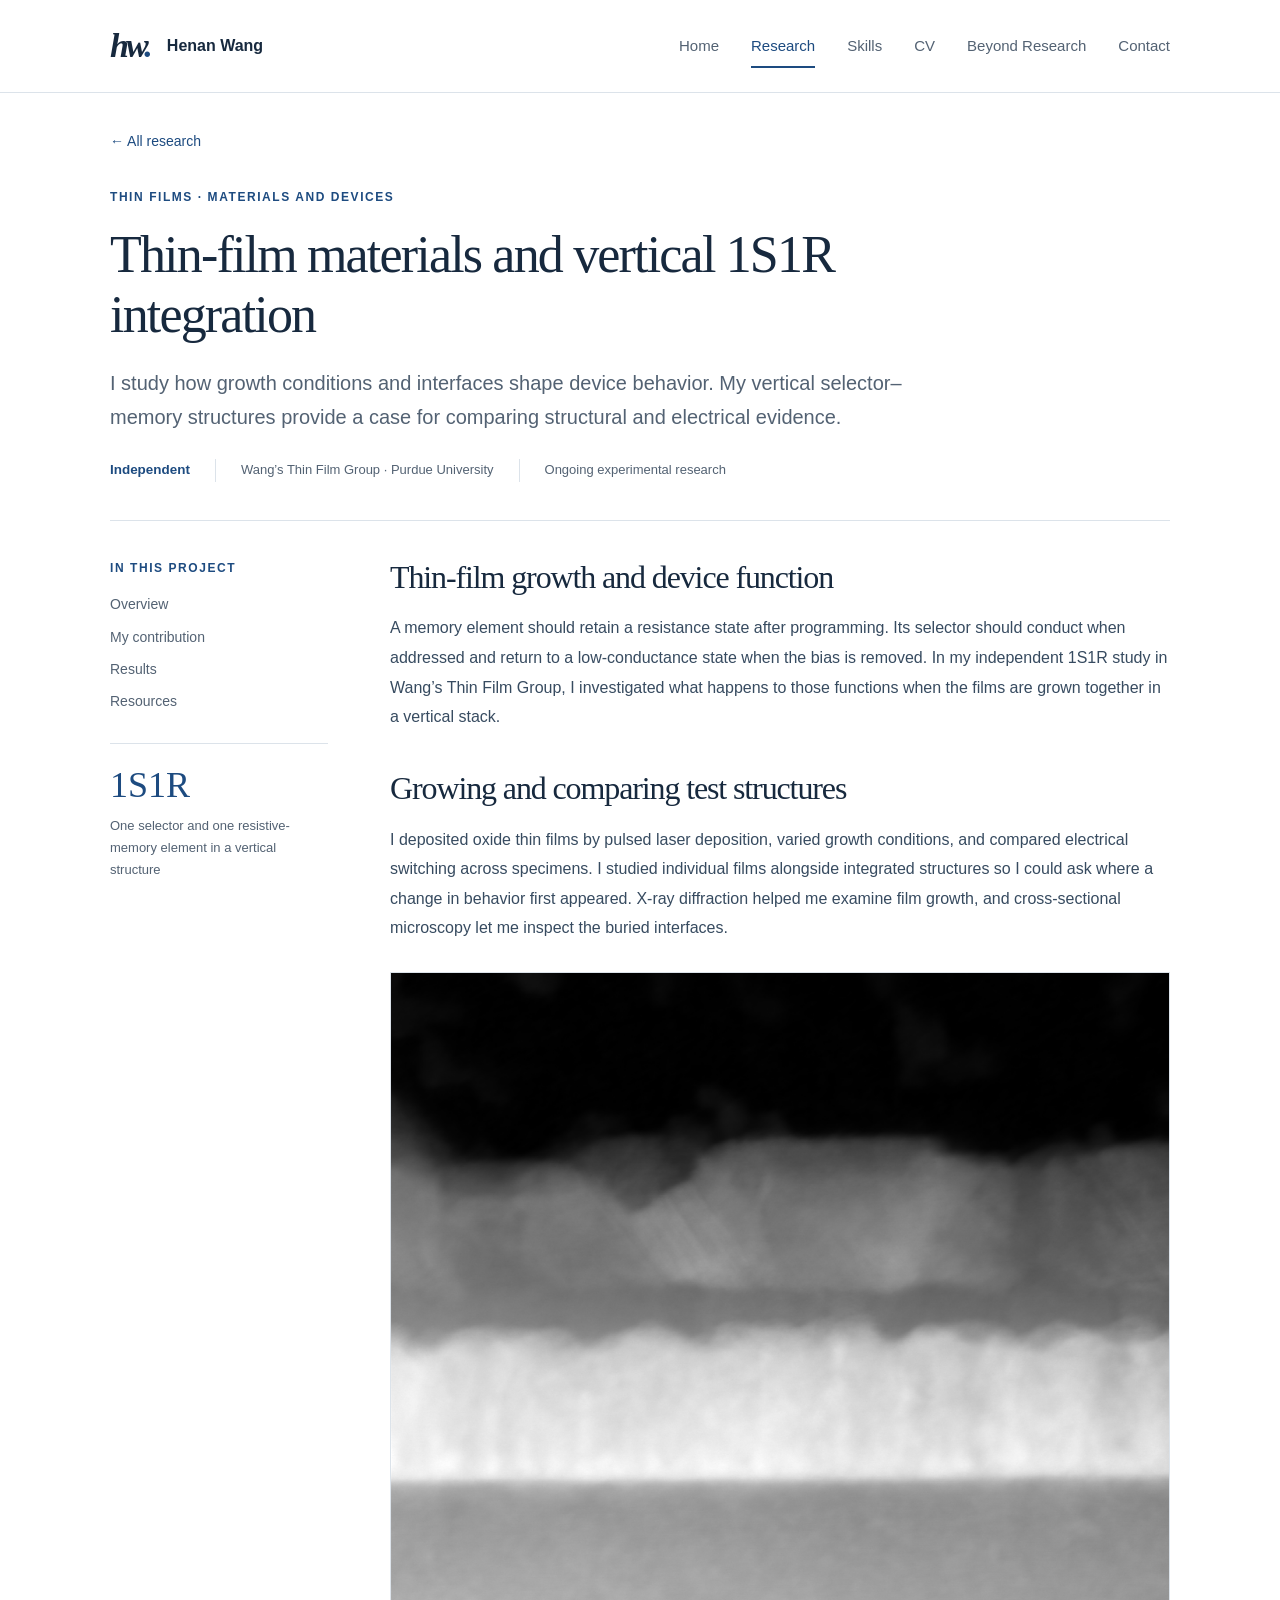
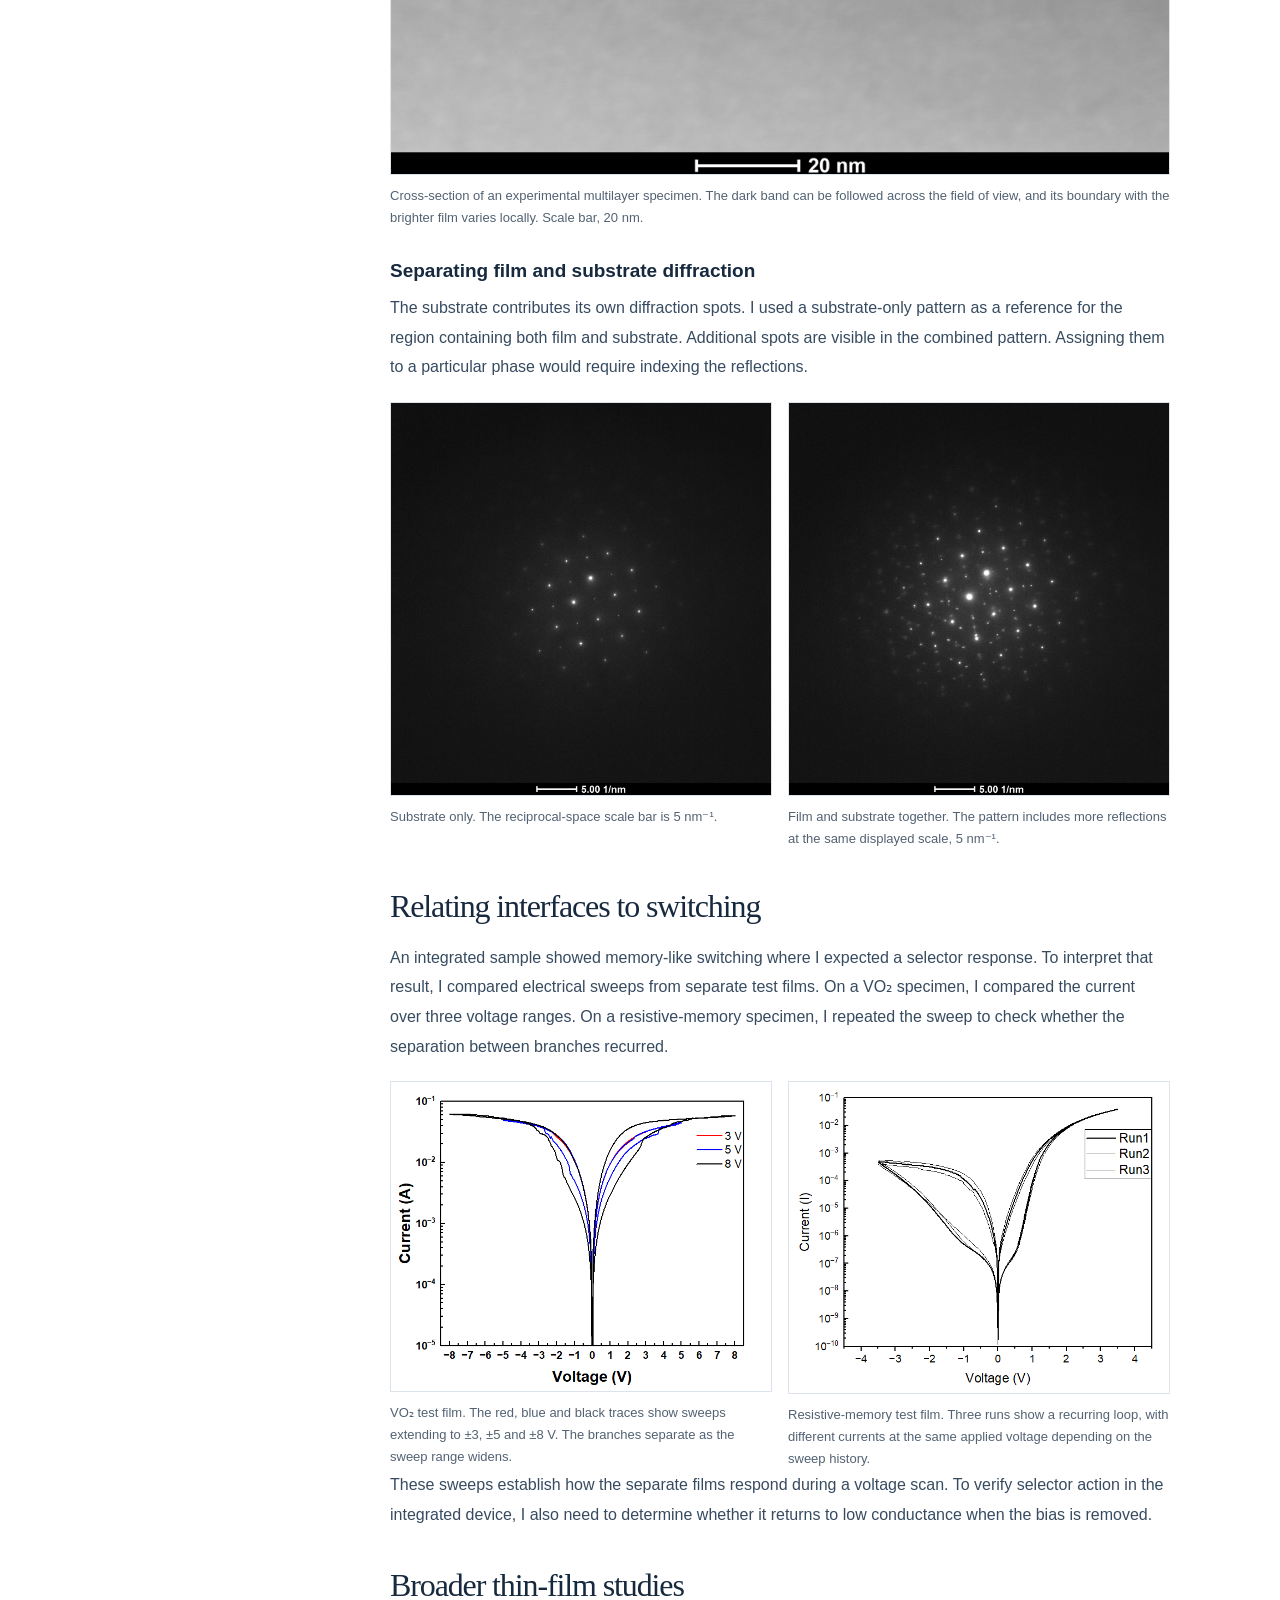
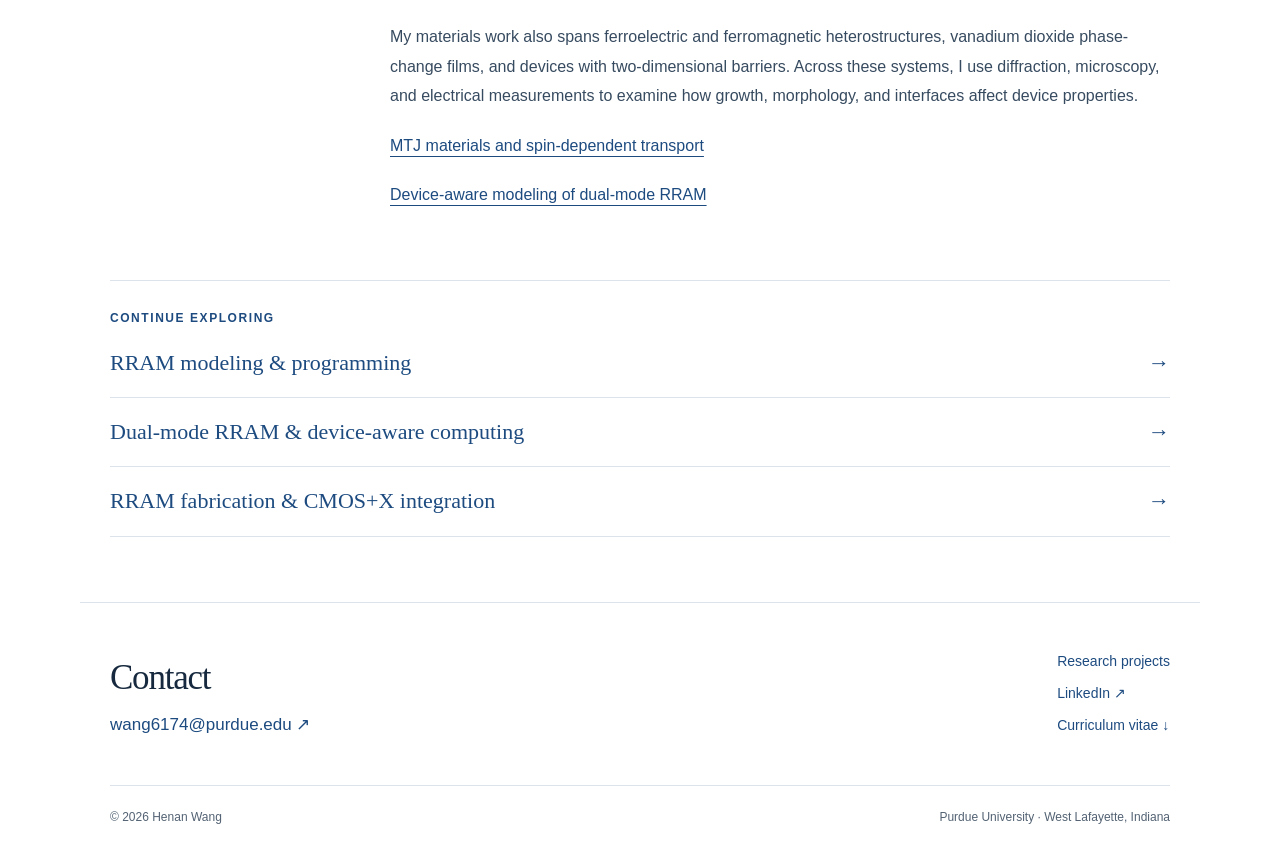
<file: research/1s1r-integration/index.html>
<!doctype html>
<html lang="en"><head><meta charset="utf-8"><meta name="viewport" content="width=device-width,initial-scale=1">
<title>Thin-film studies &amp; 1S1R integration — Henan Wang</title>
<meta name="description" content="I study how growth conditions and interfaces shape device behavior. My vertical selector–memory structures provide a case for comparing structural and electrical evidence."><meta name="theme-color" content="#183f72">
<link rel="icon" type="image/svg+xml" href="data:image/svg+xml,%3Csvg xmlns='http://www.w3.org/2000/svg' viewBox='0 0 40 40'%3E%3Crect width='40' height='40' rx='4' fill='%23183f72'/%3E%3Cpath d='M11 10v20m18-20v20M11 20h18' stroke='white' stroke-width='3'/%3E%3C/svg%3E">
<link rel="stylesheet" href="../../assets/site.css"><link rel="stylesheet" href="../../assets/projects.css?v=efece1097140"></head>
<body><a class="skip-link" href="#main">Skip to content</a>
<header class="site-header"><div class="header-inner"><a class="wordmark" href="../../" aria-label="Henan Wang home"><span class="monogram">hw<span>.</span></span><span>Henan Wang</span></a>
<nav aria-label="Main navigation"><a href="../../" >Home</a><a href="../../research/" aria-current="page">Research</a><a href="../../skills/" >Skills</a><a href="../../cv/" >CV</a><a href="../../beyond-research/" >Beyond Research</a><a href="#contact">Contact</a></nav></div></header>
<main id="main"><div class="page-width"><section class="project-intro"><a class="back-link" href="../">← All research</a><p class="eyebrow">Thin films · Materials and devices</p><h1>Thin-film materials and vertical 1S1R integration</h1><p class="project-deck">I study how growth conditions and interfaces shape device behavior. My vertical selector–memory structures provide a case for comparing structural and electrical evidence.</p><div class="project-meta"><span class="project-role">Independent</span><span>Wang’s Thin Film Group · Purdue University</span><span>Ongoing experimental research</span></div></section><div class="article-layout"><aside class="article-aside"><p class="eyebrow">In this project</p><nav aria-label="On this page"><a href="#overview">Overview</a><a href="#contribution">My contribution</a><a href="#results">Results</a><a href="#resources">Resources</a></nav><div class="aside-metric"><strong>1S1R</strong><span>One selector and one resistive-memory element in a vertical structure</span></div></aside><article class="prose"><h2 id="overview">Thin-film growth and device function</h2>

<p>A memory element should retain a resistance state after programming. Its selector should conduct when addressed and return to a low-conductance state when the bias is removed. In my independent 1S1R study in Wang’s Thin Film Group, I investigated what happens to those functions when the films are grown together in a vertical stack.</p>
<h2 id="contribution">Growing and comparing test structures</h2>

<p>I deposited oxide thin films by pulsed laser deposition, varied growth conditions, and compared electrical switching across specimens. I studied individual films alongside integrated structures so I could ask where a change in behavior first appeared. X-ray diffraction helped me examine film growth, and cross-sectional microscopy let me inspect the buried interfaces.</p>
<figure><a href="../../assets/1s1r-cross-section.png" target="_blank" rel="noopener"><img src="../../assets/1s1r-cross-section.png" alt="Cross-sectional micrograph showing a thin dark band between brighter layers and a 20 nm scale bar" loading="lazy"></a><figcaption>Cross-section of an experimental multilayer specimen. The dark band can be followed across the field of view, and its boundary with the brighter film varies locally. Scale bar, 20 nm.</figcaption></figure>

<h3 id="diffraction">Separating film and substrate diffraction</h3>

<p>The substrate contributes its own diffraction spots. I used a substrate-only pattern as a reference for the region containing both film and substrate. Additional spots are visible in the combined pattern. Assigning them to a particular phase would require indexing the reflections.</p>
<div style="display:grid;grid-template-columns:repeat(auto-fit,minmax(min(100%,240px),1fr));gap:16px;align-items:start">
<figure style="margin:0"><a href="../../assets/film-diffraction-substrate.jpg" target="_blank" rel="noopener"><img src="../../assets/film-diffraction-substrate.jpg" alt="Substrate-only diffraction pattern showing regularly spaced bright spots around the central beam." loading="lazy"></a><figcaption>Substrate only. The reciprocal-space scale bar is 5 nm⁻¹.</figcaption></figure>
<figure style="margin:0"><a href="../../assets/film-diffraction-with-substrate.jpg" target="_blank" rel="noopener"><img src="../../assets/film-diffraction-with-substrate.jpg" alt="Diffraction from a region containing film and substrate, with additional spots between the brighter reflections." loading="lazy"></a><figcaption>Film and substrate together. The pattern includes more reflections at the same displayed scale, 5 nm⁻¹.</figcaption></figure>
</div>

<h2 id="results">Relating interfaces to switching</h2>

<p>An integrated sample showed memory-like switching where I expected a selector response. To interpret that result, I compared electrical sweeps from separate test films. On a VO₂ specimen, I compared the current over three voltage ranges. On a resistive-memory specimen, I repeated the sweep to check whether the separation between branches recurred.</p>
<div style="display:grid;grid-template-columns:repeat(auto-fit,minmax(min(100%,240px),1fr));gap:16px;align-items:start">
<figure style="margin:0"><a href="../../assets/film-selector-voltage-sweeps.png" target="_blank" rel="noopener"><img src="../../assets/film-selector-voltage-sweeps.png" width="696" height="566" alt="Log-scale current versus voltage for a vanadium dioxide test film, with sweep limits of 3, 5 and 8 volts." loading="lazy"></a><figcaption>VO₂ test film. The red, blue and black traces show sweeps extending to ±3, ±5 and ±8 V. The branches separate as the sweep range widens.</figcaption></figure>
<figure style="margin:0"><a href="../../assets/film-memory-repeat-sweeps.png" target="_blank" rel="noopener"><img src="../../assets/film-memory-repeat-sweeps.png" width="685" height="560" alt="Three current–voltage sweeps of a resistive-memory film showing a recurring hysteresis loop." loading="lazy"></a><figcaption>Resistive-memory test film. Three runs show a recurring loop, with different currents at the same applied voltage depending on the sweep history.</figcaption></figure>
</div>

<p>These sweeps establish how the separate films respond during a voltage scan. To verify selector action in the integrated device, I also need to determine whether it returns to low conductance when the bias is removed.</p>
<h2 id="resources">Broader thin-film studies</h2>

<p>My materials work also spans ferroelectric and ferromagnetic heterostructures, vanadium dioxide phase-change films, and devices with two-dimensional barriers. Across these systems, I use diffraction, microscopy, and electrical measurements to examine how growth, morphology, and interfaces affect device properties.</p>
<p><a href="../mtj-materials/">MTJ materials and spin-dependent transport</a></p>
<p><a href="../neuromorphic-computing/">Device-aware modeling of dual-mode RRAM</a></p>
</article></div><div class="related-projects"><p class="eyebrow">Continue exploring</p><a href="../../research/rram-programming/">RRAM modeling & programming <span aria-hidden="true">→</span></a><a href="../../research/neuromorphic-computing/">Dual-mode RRAM & device-aware computing <span aria-hidden="true">→</span></a><a href="../../research/cmos-characterization/">RRAM fabrication & CMOS+X integration <span aria-hidden="true">→</span></a></div></div></main>
<footer id="contact" class="site-footer"><div class="footer-top"><div><h2>Contact</h2><a class="email" href="mailto:wang6174@purdue.edu">wang6174@purdue.edu <span aria-hidden="true">↗</span></a></div><div class="footer-links"><a href="../../research/">Research projects</a><a href="https://www.linkedin.com/in/henanwang96" target="_blank" rel="noopener noreferrer">LinkedIn <span aria-hidden="true">↗</span></a><a href="../../files/Henan_Wang_CV.pdf">Curriculum vitae <span aria-hidden="true">↓</span></a></div></div><div class="footer-bottom"><span>© 2026 Henan Wang</span><span>Purdue University · West Lafayette, Indiana</span></div></footer>
</body></html>
</file>
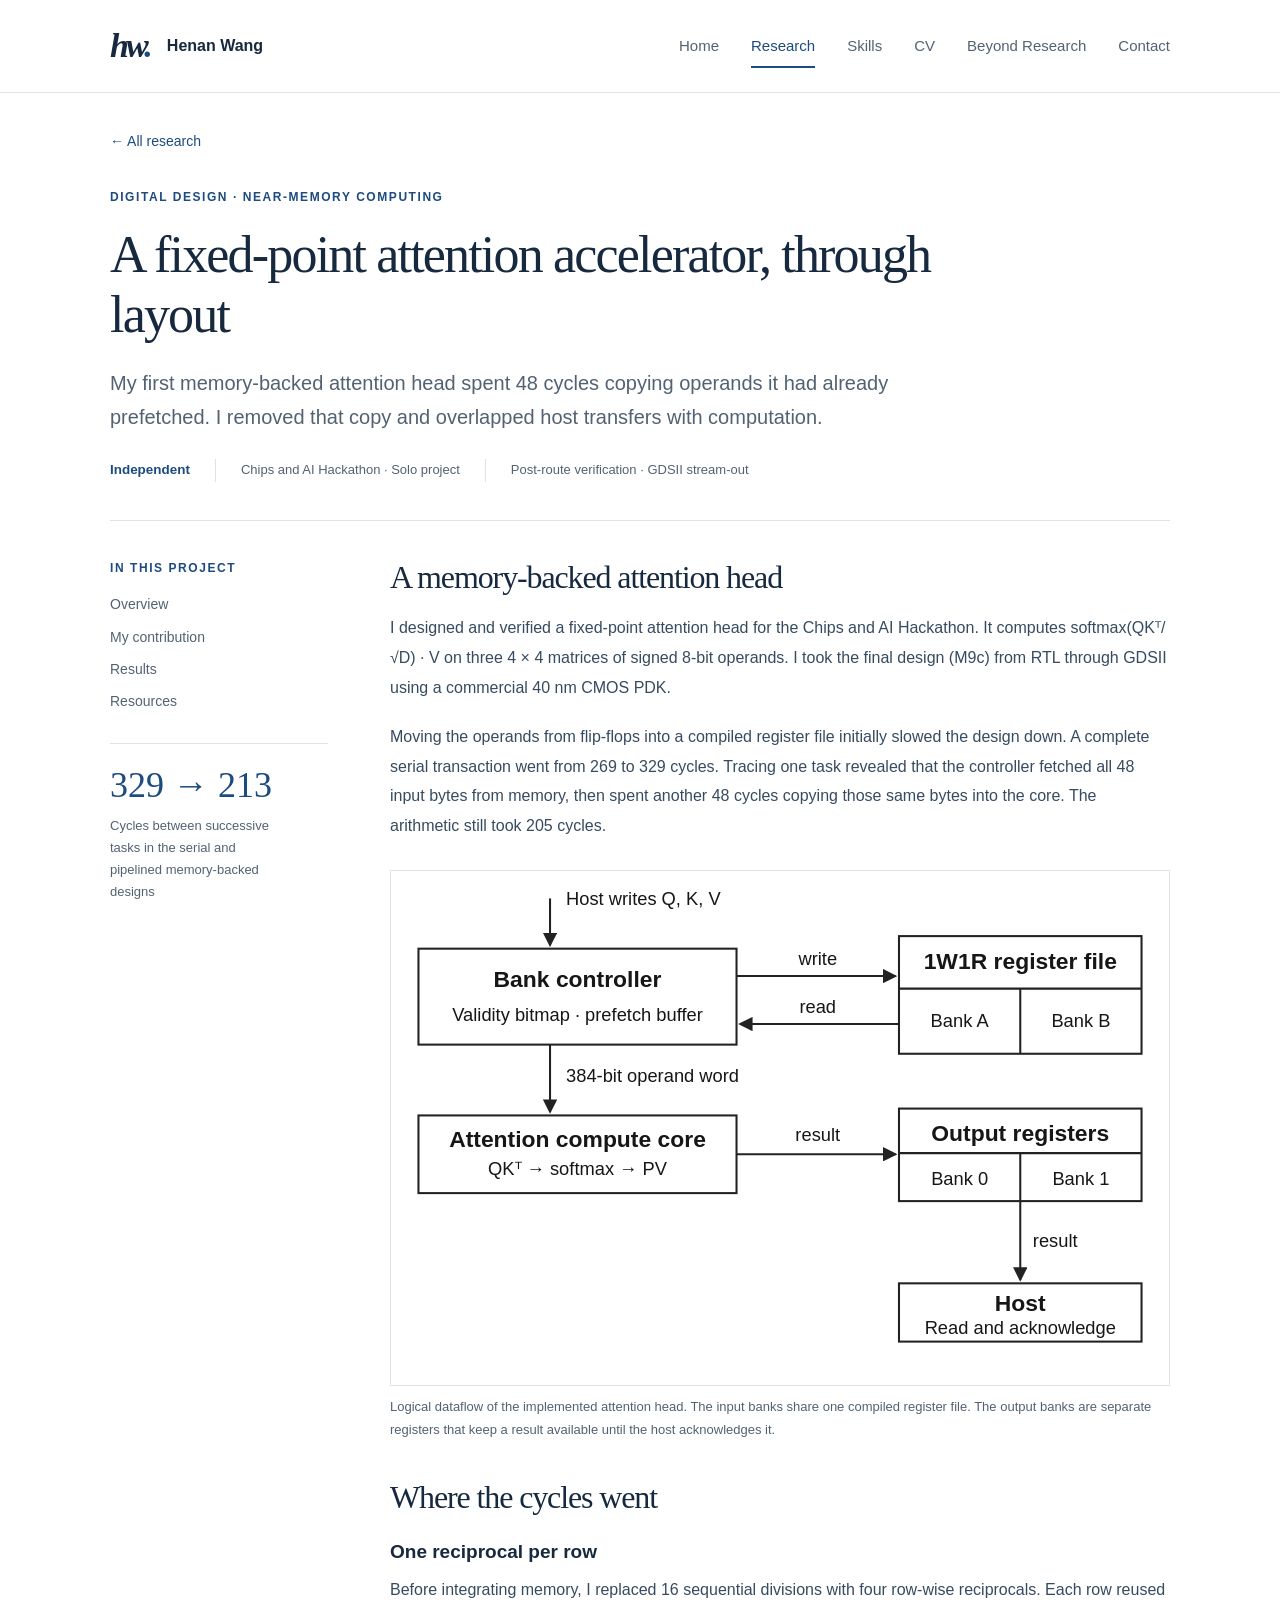
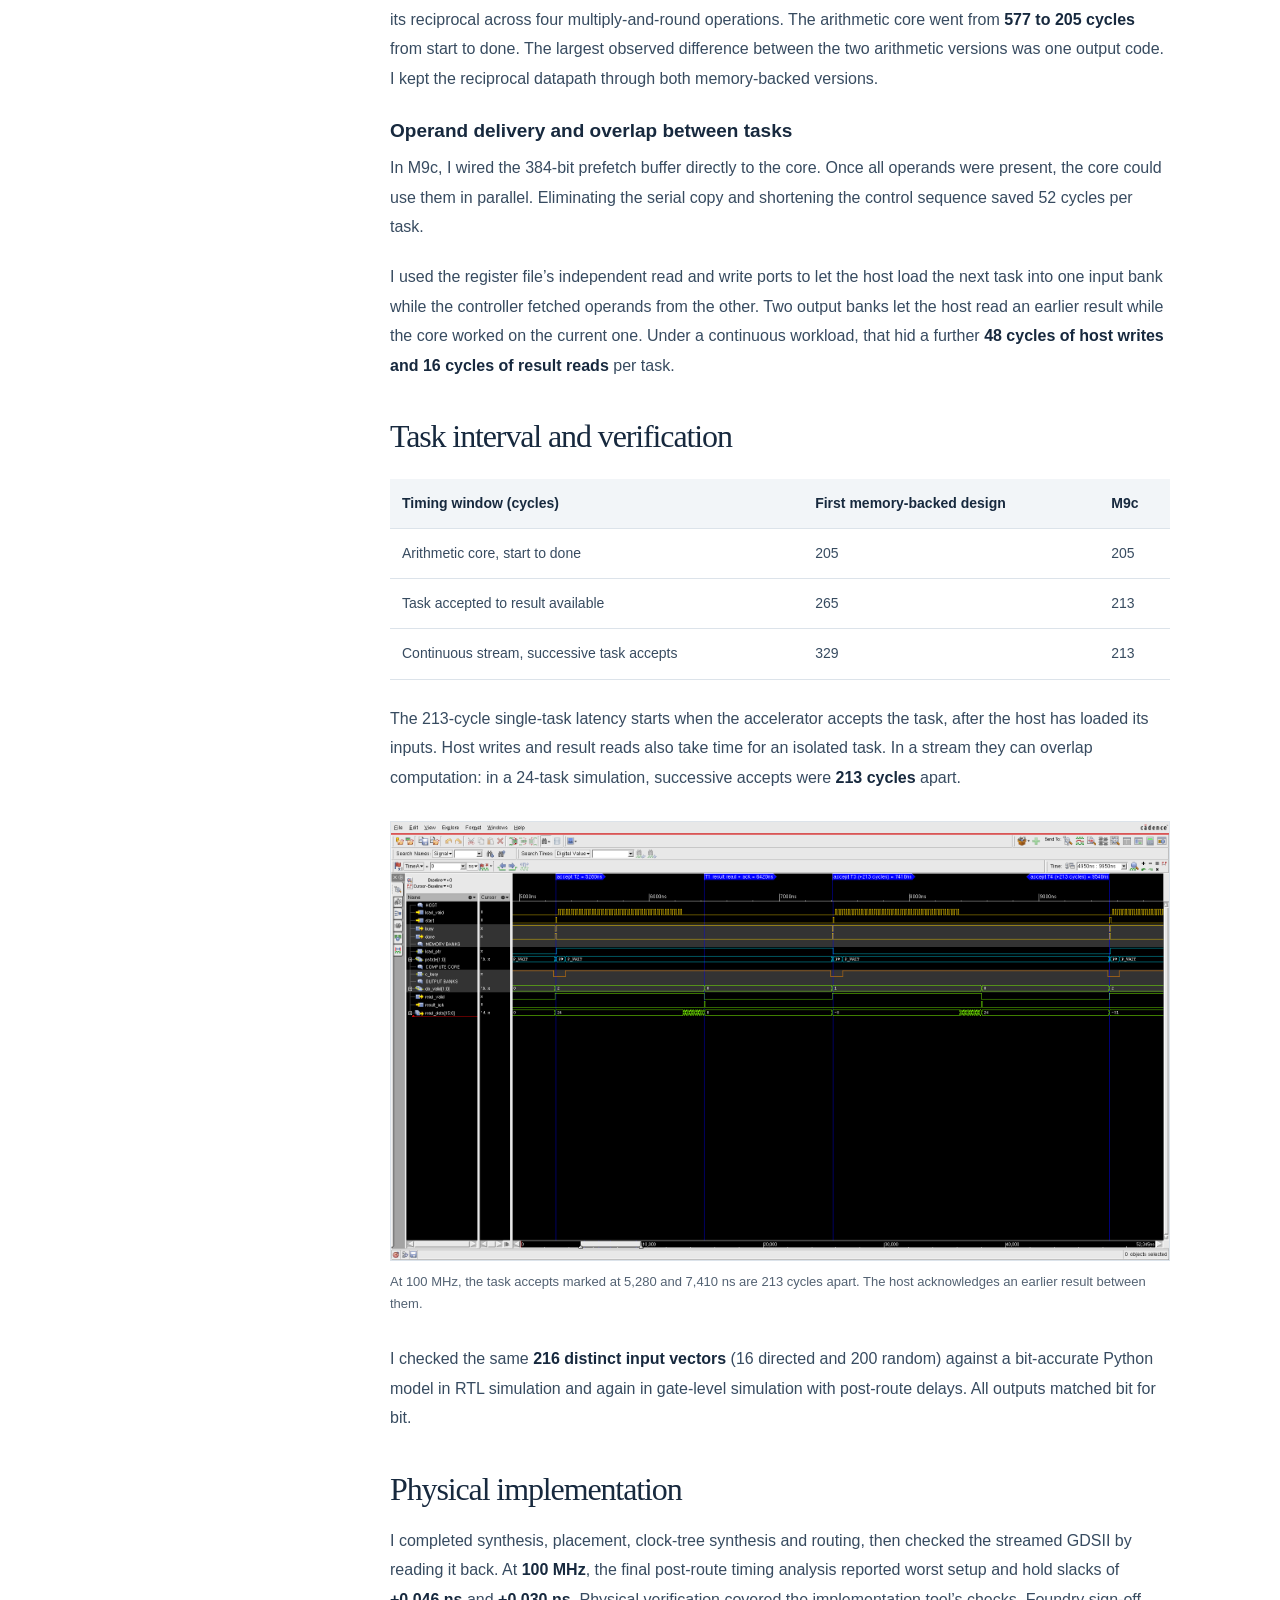
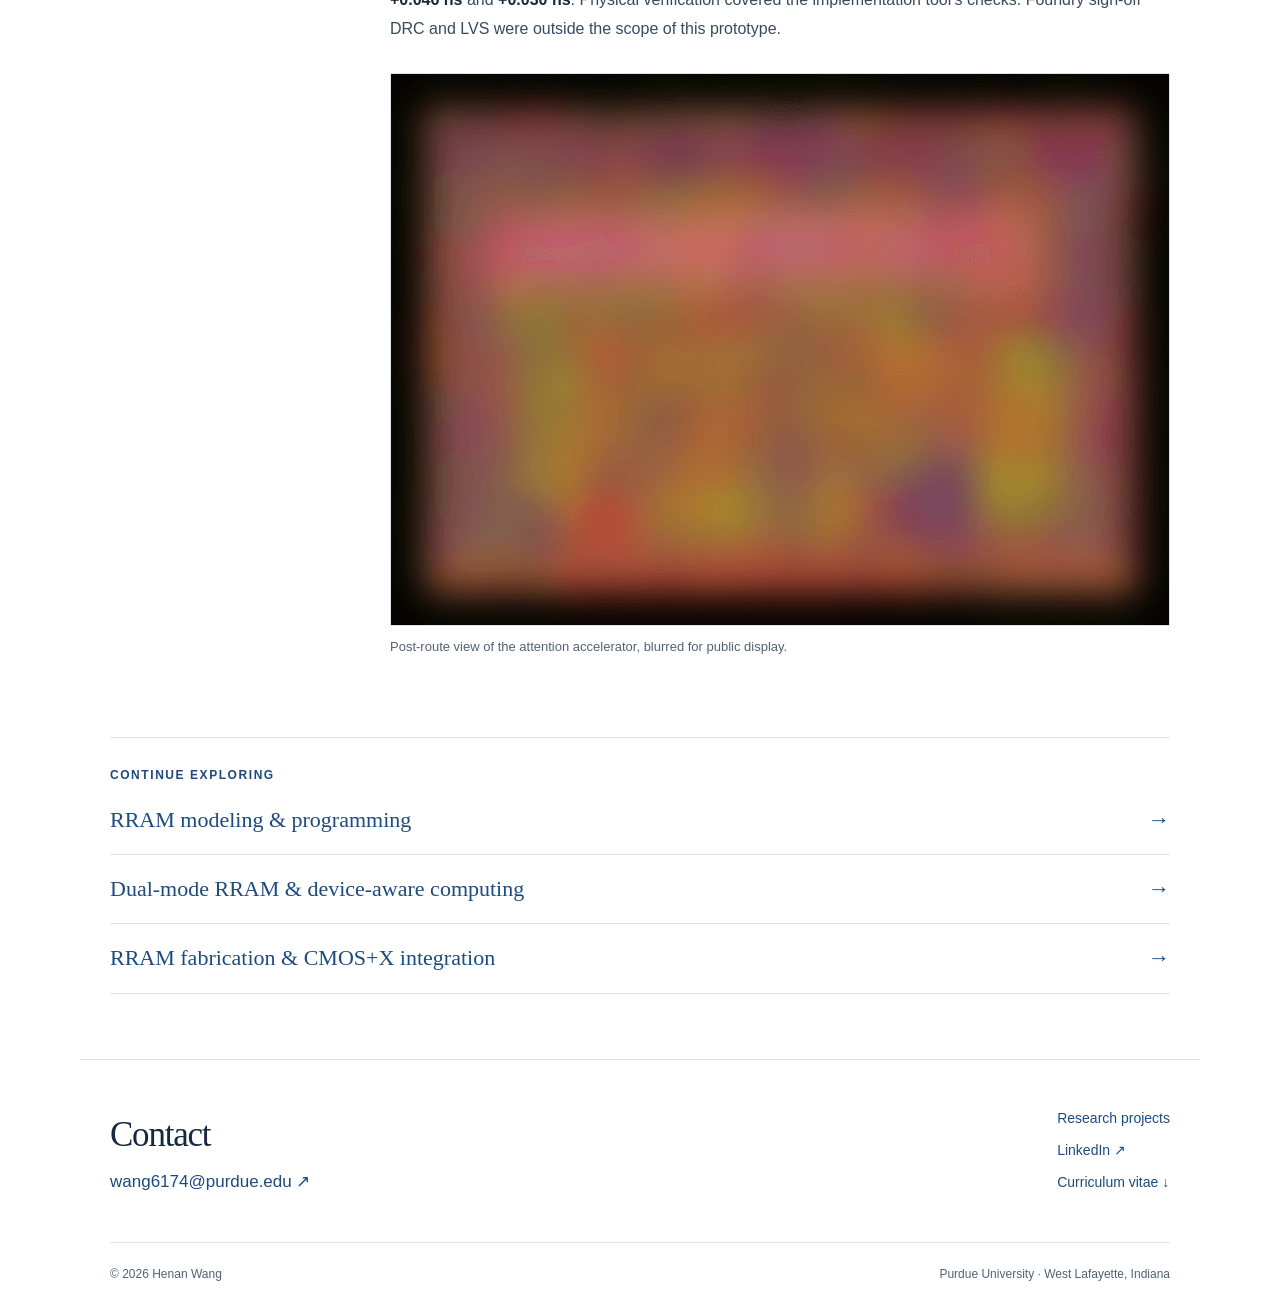
<file: research/attention-accelerator/index.html>
<!doctype html>
<html lang="en"><head><meta charset="utf-8"><meta name="viewport" content="width=device-width,initial-scale=1">
<title>Fixed-point attention accelerator — Henan Wang</title>
<meta name="description" content="My first memory-backed attention head spent 48 cycles copying operands it had already prefetched. I removed that copy and overlapped host transfers with computation."><meta name="theme-color" content="#183f72">
<link rel="icon" type="image/svg+xml" href="data:image/svg+xml,%3Csvg xmlns='http://www.w3.org/2000/svg' viewBox='0 0 40 40'%3E%3Crect width='40' height='40' rx='4' fill='%23183f72'/%3E%3Cpath d='M11 10v20m18-20v20M11 20h18' stroke='white' stroke-width='3'/%3E%3C/svg%3E">
<link rel="stylesheet" href="../../assets/site.css"><link rel="stylesheet" href="../../assets/projects.css?v=efece1097140"></head>
<body><a class="skip-link" href="#main">Skip to content</a>
<header class="site-header"><div class="header-inner"><a class="wordmark" href="../../" aria-label="Henan Wang home"><span class="monogram">hw<span>.</span></span><span>Henan Wang</span></a>
<nav aria-label="Main navigation"><a href="../../" >Home</a><a href="../../research/" aria-current="page">Research</a><a href="../../skills/" >Skills</a><a href="../../cv/" >CV</a><a href="../../beyond-research/" >Beyond Research</a><a href="#contact">Contact</a></nav></div></header>
<main id="main"><div class="page-width"><section class="project-intro"><a class="back-link" href="../">← All research</a><p class="eyebrow">Digital design · Near-memory computing</p><h1>A fixed-point attention accelerator, through layout</h1><p class="project-deck">My first memory-backed attention head spent 48 cycles copying operands it had already prefetched. I removed that copy and overlapped host transfers with computation.</p><div class="project-meta"><span class="project-role">Independent</span><span>Chips and AI Hackathon · Solo project</span><span>Post-route verification · GDSII stream-out</span></div></section><div class="article-layout"><aside class="article-aside"><p class="eyebrow">In this project</p><nav aria-label="On this page"><a href="#overview">Overview</a><a href="#contribution">My contribution</a><a href="#results">Results</a><a href="#resources">Resources</a></nav><div class="aside-metric"><strong>329 → 213</strong><span>Cycles between successive tasks in the serial and pipelined memory-backed designs</span></div></aside><article class="prose"><h2 id="overview">A memory-backed attention head</h2>

<p>I designed and verified a fixed-point attention head for the Chips and AI Hackathon. It computes softmax(QKᵀ/√D) · V on three 4 × 4 matrices of signed 8-bit operands. I took the final design (M9c) from RTL through GDSII using a commercial 40 nm CMOS PDK.</p>
<p>Moving the operands from flip-flops into a compiled register file initially slowed the design down. A complete serial transaction went from 269 to 329 cycles. Tracing one task revealed that the controller fetched all 48 input bytes from memory, then spent another 48 cycles copying those same bytes into the core. The arithmetic still took 205 cycles.</p>
<figure><a href="../../assets/attention-dataflow.svg" target="_blank" rel="noopener"><img src="../../assets/attention-dataflow.svg" width="680" height="450" alt="A bank controller reads and writes a two-bank register file, sends Q, K and V to the attention core in parallel, and the host reads and acknowledges results from two output banks." loading="lazy"></a><figcaption>Logical dataflow of the implemented attention head. The input banks share one compiled register file. The output banks are separate registers that keep a result available until the host acknowledges it.</figcaption></figure>

<h2 id="contribution">Where the cycles went</h2>

<h3>One reciprocal per row</h3>
<p>Before integrating memory, I replaced 16 sequential divisions with four row-wise reciprocals. Each row reused its reciprocal across four multiply-and-round operations. The arithmetic core went from <strong>577 to 205 cycles</strong> from start to done. The largest observed difference between the two arithmetic versions was one output code. I kept the reciprocal datapath through both memory-backed versions.</p>
<h3>Operand delivery and overlap between tasks</h3>
<p>In M9c, I wired the 384-bit prefetch buffer directly to the core. Once all operands were present, the core could use them in parallel. Eliminating the serial copy and shortening the control sequence saved 52 cycles per task.</p>
<p>I used the register file’s independent read and write ports to let the host load the next task into one input bank while the controller fetched operands from the other. Two output banks let the host read an earlier result while the core worked on the current one. Under a continuous workload, that hid a further <strong>48 cycles of host writes and 16 cycles of result reads</strong> per task.</p>
<h2 id="results">Task interval and verification</h2>

<table>
<thead>
<tr>
<th>Timing window (cycles)</th>
<th align="right">First memory-backed design</th>
<th align="right">M9c</th>
</tr>
</thead>
<tbody><tr>
<td>Arithmetic core, start to done</td>
<td align="right">205</td>
<td align="right">205</td>
</tr>
<tr>
<td>Task accepted to result available</td>
<td align="right">265</td>
<td align="right">213</td>
</tr>
<tr>
<td>Continuous stream, successive task accepts</td>
<td align="right">329</td>
<td align="right">213</td>
</tr>
</tbody></table>
<p>The 213-cycle single-task latency starts when the accelerator accepts the task, after the host has loaded its inputs. Host writes and result reads also take time for an isolated task. In a stream they can overlap computation: in a 24-task simulation, successive accepts were <strong>213 cycles</strong> apart.</p>
<figure><a href="../../assets/attention-task-waveform.png" target="_blank" rel="noopener"><img src="../../assets/attention-task-waveform.png" alt="Simulation waveform showing task accepts 213 cycles apart while an earlier result is read and acknowledged" loading="lazy"></a><figcaption>At 100 MHz, the task accepts marked at 5,280 and 7,410 ns are 213 cycles apart. The host acknowledges an earlier result between them.</figcaption></figure>

<p>I checked the same <strong>216 distinct input vectors</strong> (16 directed and 200 random) against a bit-accurate Python model in RTL simulation and again in gate-level simulation with post-route delays. All outputs matched bit for bit.</p>
<h2 id="resources">Physical implementation</h2>

<p>I completed synthesis, placement, clock-tree synthesis and routing, then checked the streamed GDSII by reading it back. At <strong>100 MHz</strong>, the final post-route timing analysis reported worst setup and hold slacks of <strong>+0.046 ns</strong> and <strong>+0.030 ns</strong>. Physical verification covered the implementation tool’s checks. Foundry sign-off DRC and LVS were outside the scope of this prototype.</p>
<figure><img class="layout-figure" src="../../assets/attention-layout-overview.png" alt="Blurred overview of the attention accelerator’s physical layout" loading="lazy"><figcaption>Post-route view of the attention accelerator, blurred for public display.</figcaption></figure>
</article></div><div class="related-projects"><p class="eyebrow">Continue exploring</p><a href="../../research/rram-programming/">RRAM modeling & programming <span aria-hidden="true">→</span></a><a href="../../research/neuromorphic-computing/">Dual-mode RRAM & device-aware computing <span aria-hidden="true">→</span></a><a href="../../research/cmos-characterization/">RRAM fabrication & CMOS+X integration <span aria-hidden="true">→</span></a></div></div></main>
<footer id="contact" class="site-footer"><div class="footer-top"><div><h2>Contact</h2><a class="email" href="mailto:wang6174@purdue.edu">wang6174@purdue.edu <span aria-hidden="true">↗</span></a></div><div class="footer-links"><a href="../../research/">Research projects</a><a href="https://www.linkedin.com/in/henanwang96" target="_blank" rel="noopener noreferrer">LinkedIn <span aria-hidden="true">↗</span></a><a href="../../files/Henan_Wang_CV.pdf">Curriculum vitae <span aria-hidden="true">↓</span></a></div></div><div class="footer-bottom"><span>© 2026 Henan Wang</span><span>Purdue University · West Lafayette, Indiana</span></div></footer>
</body></html>
</file>
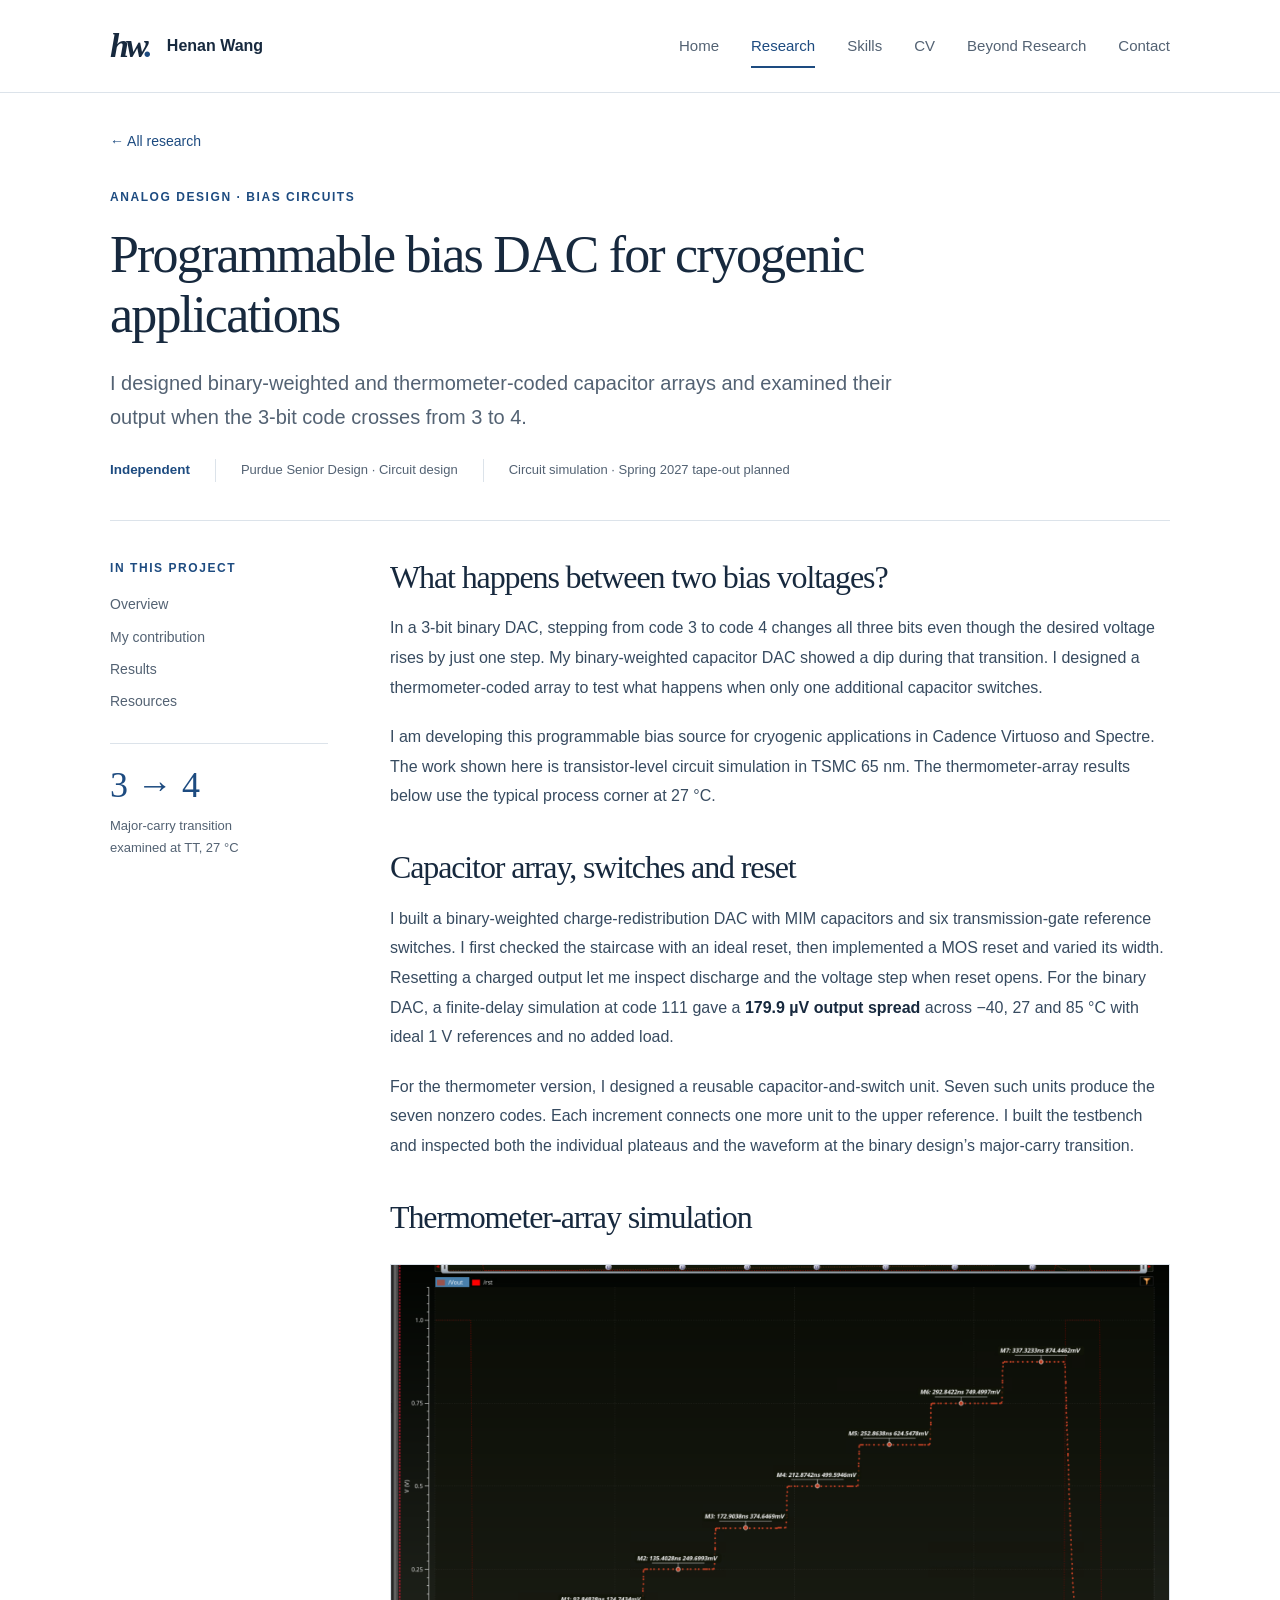
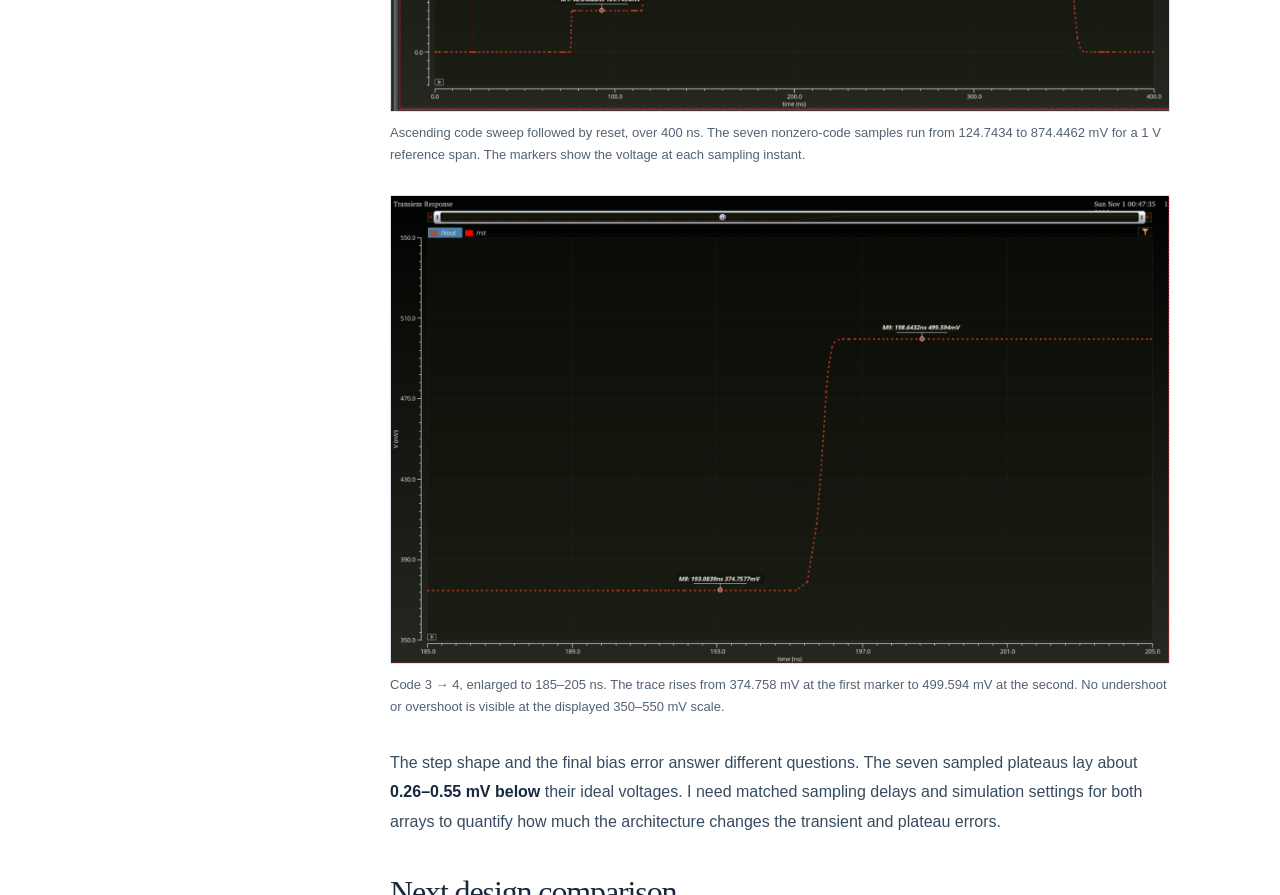
<file: research/bandgap-reference/index.html>
<!doctype html>
<html lang="en"><head><meta charset="utf-8"><title>Bandgap reference — Henan Wang</title>
<meta http-equiv="refresh" content="0; url=../bias-dac/#bandgap-reference">
<link rel="canonical" href="../bias-dac/"></head>
<body><p><a href="../bias-dac/#bandgap-reference">Read about the bandgap reference in Analog design.</a></p></body></html>
</file>
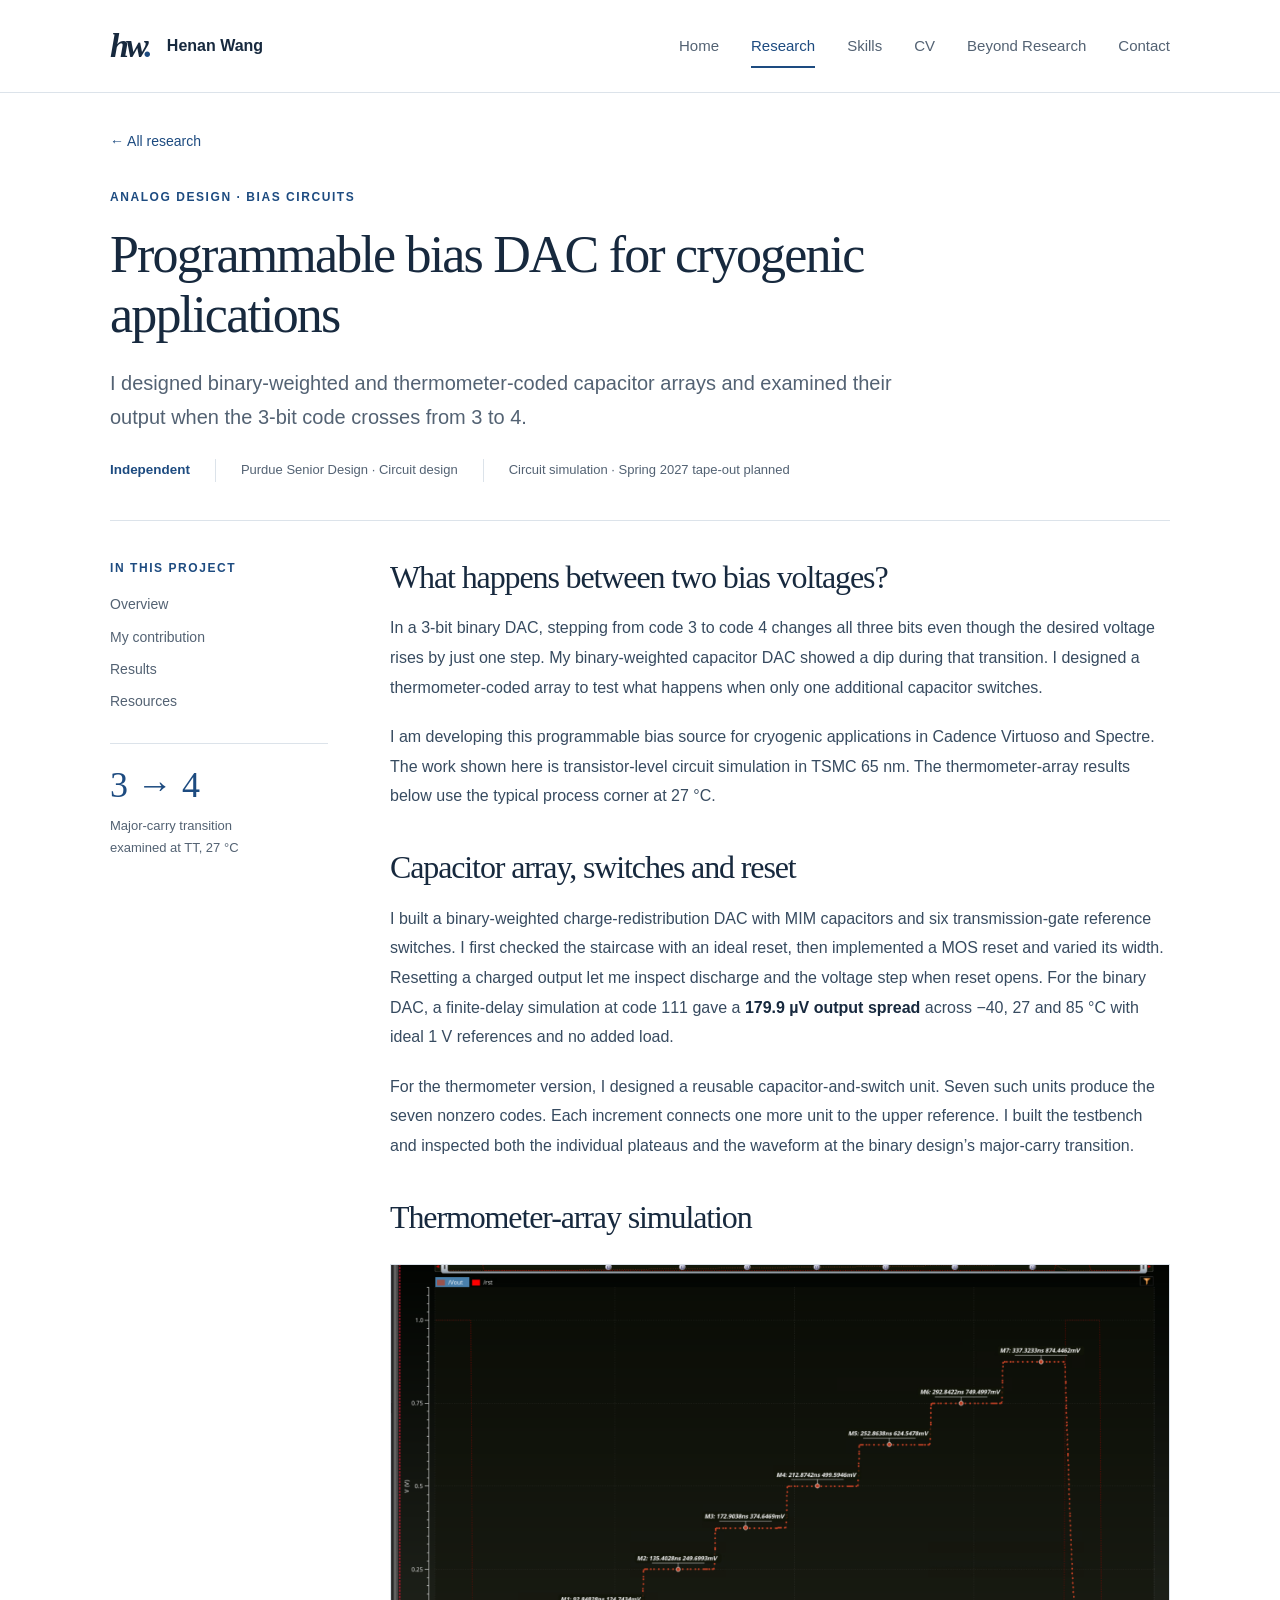
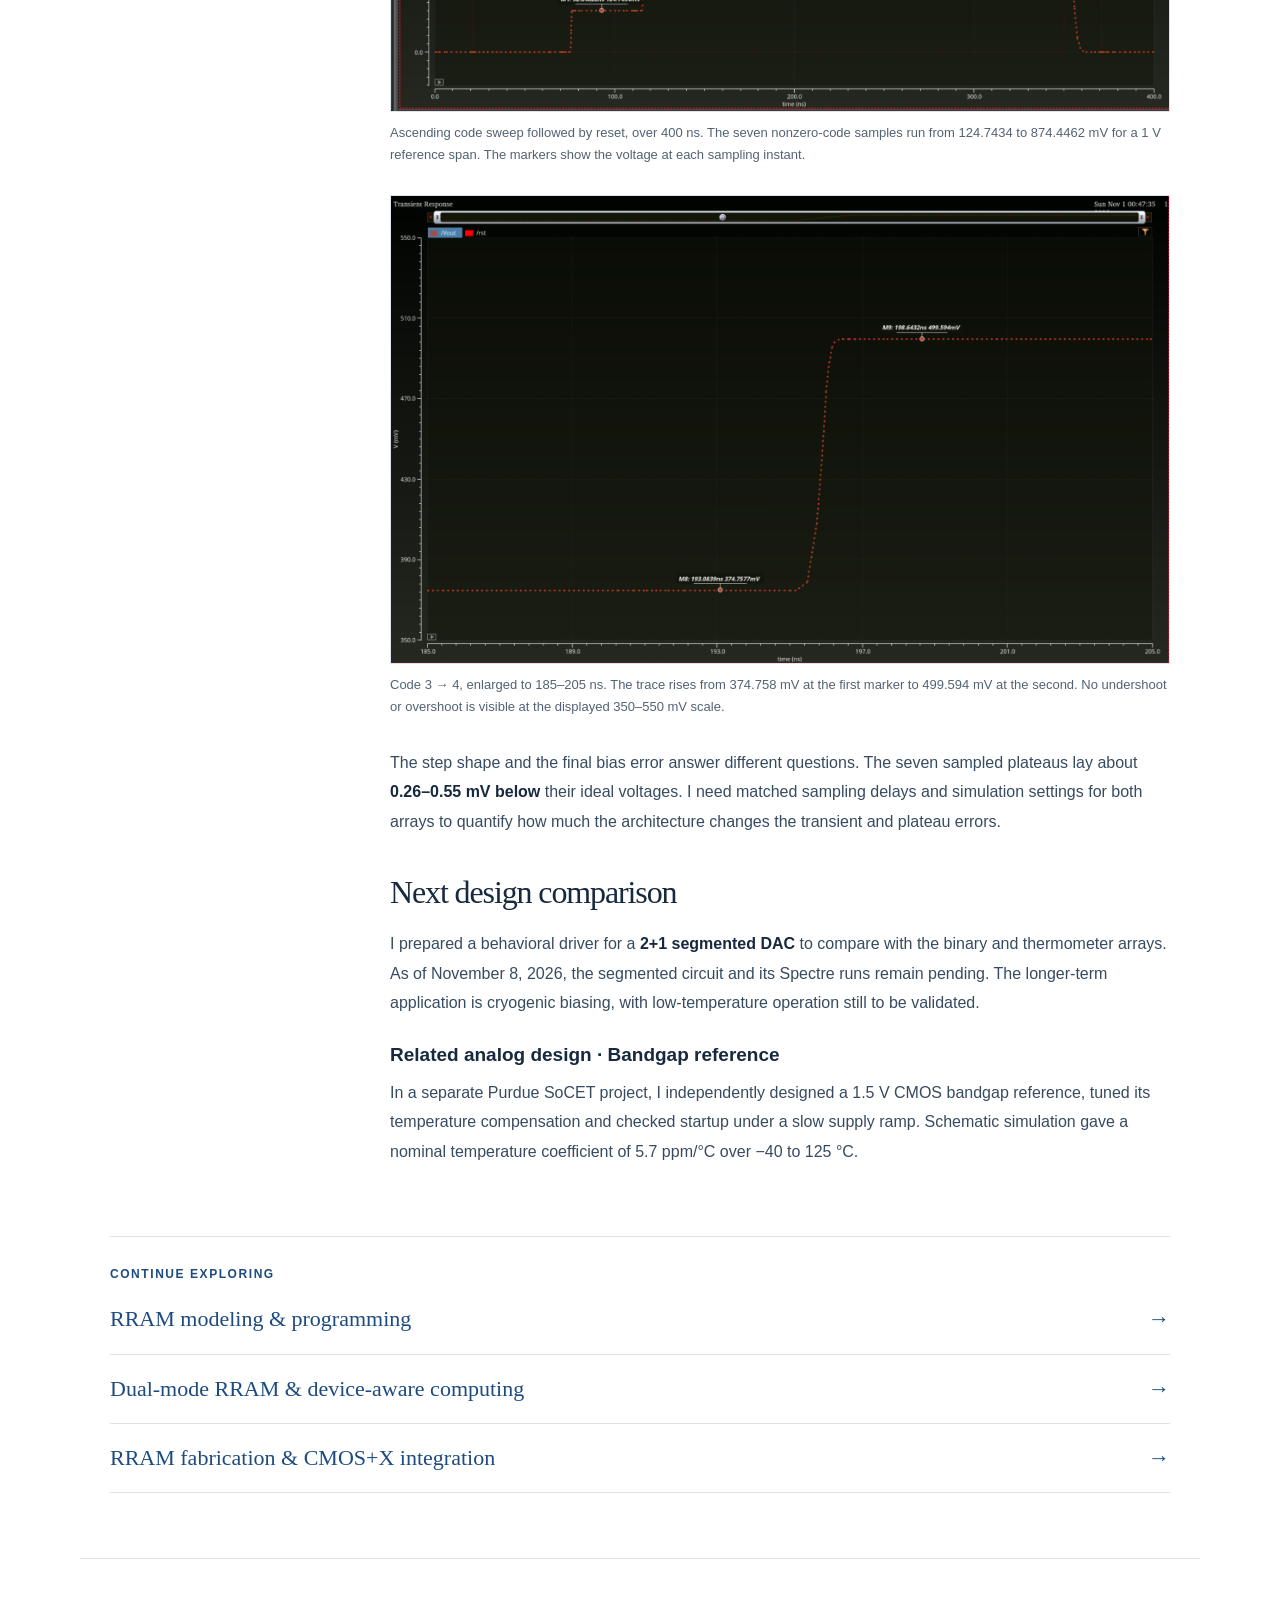
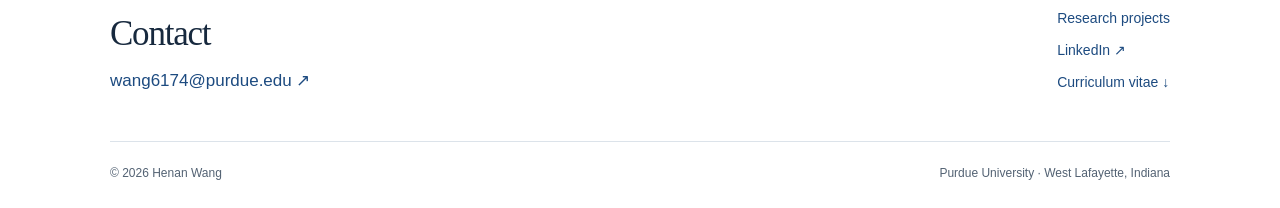
<file: research/bias-dac/index.html>
<!doctype html>
<html lang="en"><head><meta charset="utf-8"><meta name="viewport" content="width=device-width,initial-scale=1">
<title>Analog design &amp; programmable bias — Henan Wang</title>
<meta name="description" content="I designed binary-weighted and thermometer-coded capacitor arrays and examined their output when the 3-bit code crosses from 3 to 4."><meta name="theme-color" content="#183f72">
<link rel="icon" type="image/svg+xml" href="data:image/svg+xml,%3Csvg xmlns='http://www.w3.org/2000/svg' viewBox='0 0 40 40'%3E%3Crect width='40' height='40' rx='4' fill='%23183f72'/%3E%3Cpath d='M11 10v20m18-20v20M11 20h18' stroke='white' stroke-width='3'/%3E%3C/svg%3E">
<link rel="stylesheet" href="../../assets/site.css"><link rel="stylesheet" href="../../assets/projects.css?v=efece1097140"></head>
<body><a class="skip-link" href="#main">Skip to content</a>
<header class="site-header"><div class="header-inner"><a class="wordmark" href="../../" aria-label="Henan Wang home"><span class="monogram">hw<span>.</span></span><span>Henan Wang</span></a>
<nav aria-label="Main navigation"><a href="../../" >Home</a><a href="../../research/" aria-current="page">Research</a><a href="../../skills/" >Skills</a><a href="../../cv/" >CV</a><a href="../../beyond-research/" >Beyond Research</a><a href="#contact">Contact</a></nav></div></header>
<main id="main"><div class="page-width"><section class="project-intro"><a class="back-link" href="../">← All research</a><p class="eyebrow">Analog design · Bias circuits</p><h1>Programmable bias DAC for cryogenic applications</h1><p class="project-deck">I designed binary-weighted and thermometer-coded capacitor arrays and examined their output when the 3-bit code crosses from 3 to 4.</p><div class="project-meta"><span class="project-role">Independent</span><span>Purdue Senior Design · Circuit design</span><span>Circuit simulation · Spring 2027 tape-out planned</span></div></section><div class="article-layout"><aside class="article-aside"><p class="eyebrow">In this project</p><nav aria-label="On this page"><a href="#overview">Overview</a><a href="#contribution">My contribution</a><a href="#results">Results</a><a href="#resources">Resources</a></nav><div class="aside-metric"><strong>3 → 4</strong><span>Major-carry transition examined at TT, 27 °C</span></div></aside><article class="prose"><h2 id="overview">What happens between two bias voltages?</h2>

<p>In a 3-bit binary DAC, stepping from code 3 to code 4 changes all three bits even though the desired voltage rises by just one step. My binary-weighted capacitor DAC showed a dip during that transition. I designed a thermometer-coded array to test what happens when only one additional capacitor switches.</p>
<p>I am developing this programmable bias source for cryogenic applications in Cadence Virtuoso and Spectre. The work shown here is transistor-level circuit simulation in TSMC 65 nm. The thermometer-array results below use the typical process corner at 27 °C.</p>
<h2 id="contribution">Capacitor array, switches and reset</h2>

<p>I built a binary-weighted charge-redistribution DAC with MIM capacitors and six transmission-gate reference switches. I first checked the staircase with an ideal reset, then implemented a MOS reset and varied its width. Resetting a charged output let me inspect discharge and the voltage step when reset opens. For the binary DAC, a finite-delay simulation at code 111 gave a <strong>179.9 µV output spread</strong> across −40, 27 and 85 °C with ideal 1 V references and no added load.</p>
<p>For the thermometer version, I designed a reusable capacitor-and-switch unit. Seven such units produce the seven nonzero codes. Each increment connects one more unit to the upper reference. I built the testbench and inspected both the individual plateaus and the waveform at the binary design’s major-carry transition.</p>
<h2 id="results">Thermometer-array simulation</h2>

<figure><a href="../../assets/dac-thermometer-staircase.png" target="_blank" rel="noopener"><img src="../../assets/dac-thermometer-staircase.png" alt="Simulated output voltage rises in seven steps, reaching about 874.45 millivolts at code 7, then falls during reset." loading="lazy"></a><figcaption>Ascending code sweep followed by reset, over 400 ns. The seven nonzero-code samples run from 124.7434 to 874.4462 mV for a 1 V reference span. The markers show the voltage at each sampling instant.</figcaption></figure>

<figure><a href="../../assets/dac-thermometer-carry.png" target="_blank" rel="noopener"><img src="../../assets/dac-thermometer-carry.png" alt="Thermometer DAC output rising from about 375 to 500 millivolts at the code 3 to 4 transition, with markers on both sides of the edge." loading="lazy"></a><figcaption>Code 3 → 4, enlarged to 185–205 ns. The trace rises from 374.758 mV at the first marker to 499.594 mV at the second. No undershoot or overshoot is visible at the displayed 350–550 mV scale.</figcaption></figure>

<p>The step shape and the final bias error answer different questions. The seven sampled plateaus lay about <strong>0.26–0.55 mV below</strong> their ideal voltages. I need matched sampling delays and simulation settings for both arrays to quantify how much the architecture changes the transient and plateau errors.</p>
<h2 id="resources">Next design comparison</h2>

<p>I prepared a behavioral driver for a <strong>2+1 segmented DAC</strong> to compare with the binary and thermometer arrays. As of November 8, 2026, the segmented circuit and its Spectre runs remain pending. The longer-term application is cryogenic biasing, with low-temperature operation still to be validated.</p>
<h3 id="bandgap-reference">Related analog design · Bandgap reference</h3>

<p>In a separate Purdue SoCET project, I independently designed a 1.5 V CMOS bandgap reference, tuned its temperature compensation and checked startup under a slow supply ramp. Schematic simulation gave a nominal temperature coefficient of 5.7 ppm/°C over −40 to 125 °C.</p>
</article></div><div class="related-projects"><p class="eyebrow">Continue exploring</p><a href="../../research/rram-programming/">RRAM modeling & programming <span aria-hidden="true">→</span></a><a href="../../research/neuromorphic-computing/">Dual-mode RRAM & device-aware computing <span aria-hidden="true">→</span></a><a href="../../research/cmos-characterization/">RRAM fabrication & CMOS+X integration <span aria-hidden="true">→</span></a></div></div></main>
<footer id="contact" class="site-footer"><div class="footer-top"><div><h2>Contact</h2><a class="email" href="mailto:wang6174@purdue.edu">wang6174@purdue.edu <span aria-hidden="true">↗</span></a></div><div class="footer-links"><a href="../../research/">Research projects</a><a href="https://www.linkedin.com/in/henanwang96" target="_blank" rel="noopener noreferrer">LinkedIn <span aria-hidden="true">↗</span></a><a href="../../files/Henan_Wang_CV.pdf">Curriculum vitae <span aria-hidden="true">↓</span></a></div></div><div class="footer-bottom"><span>© 2026 Henan Wang</span><span>Purdue University · West Lafayette, Indiana</span></div></footer>
</body></html>
</file>
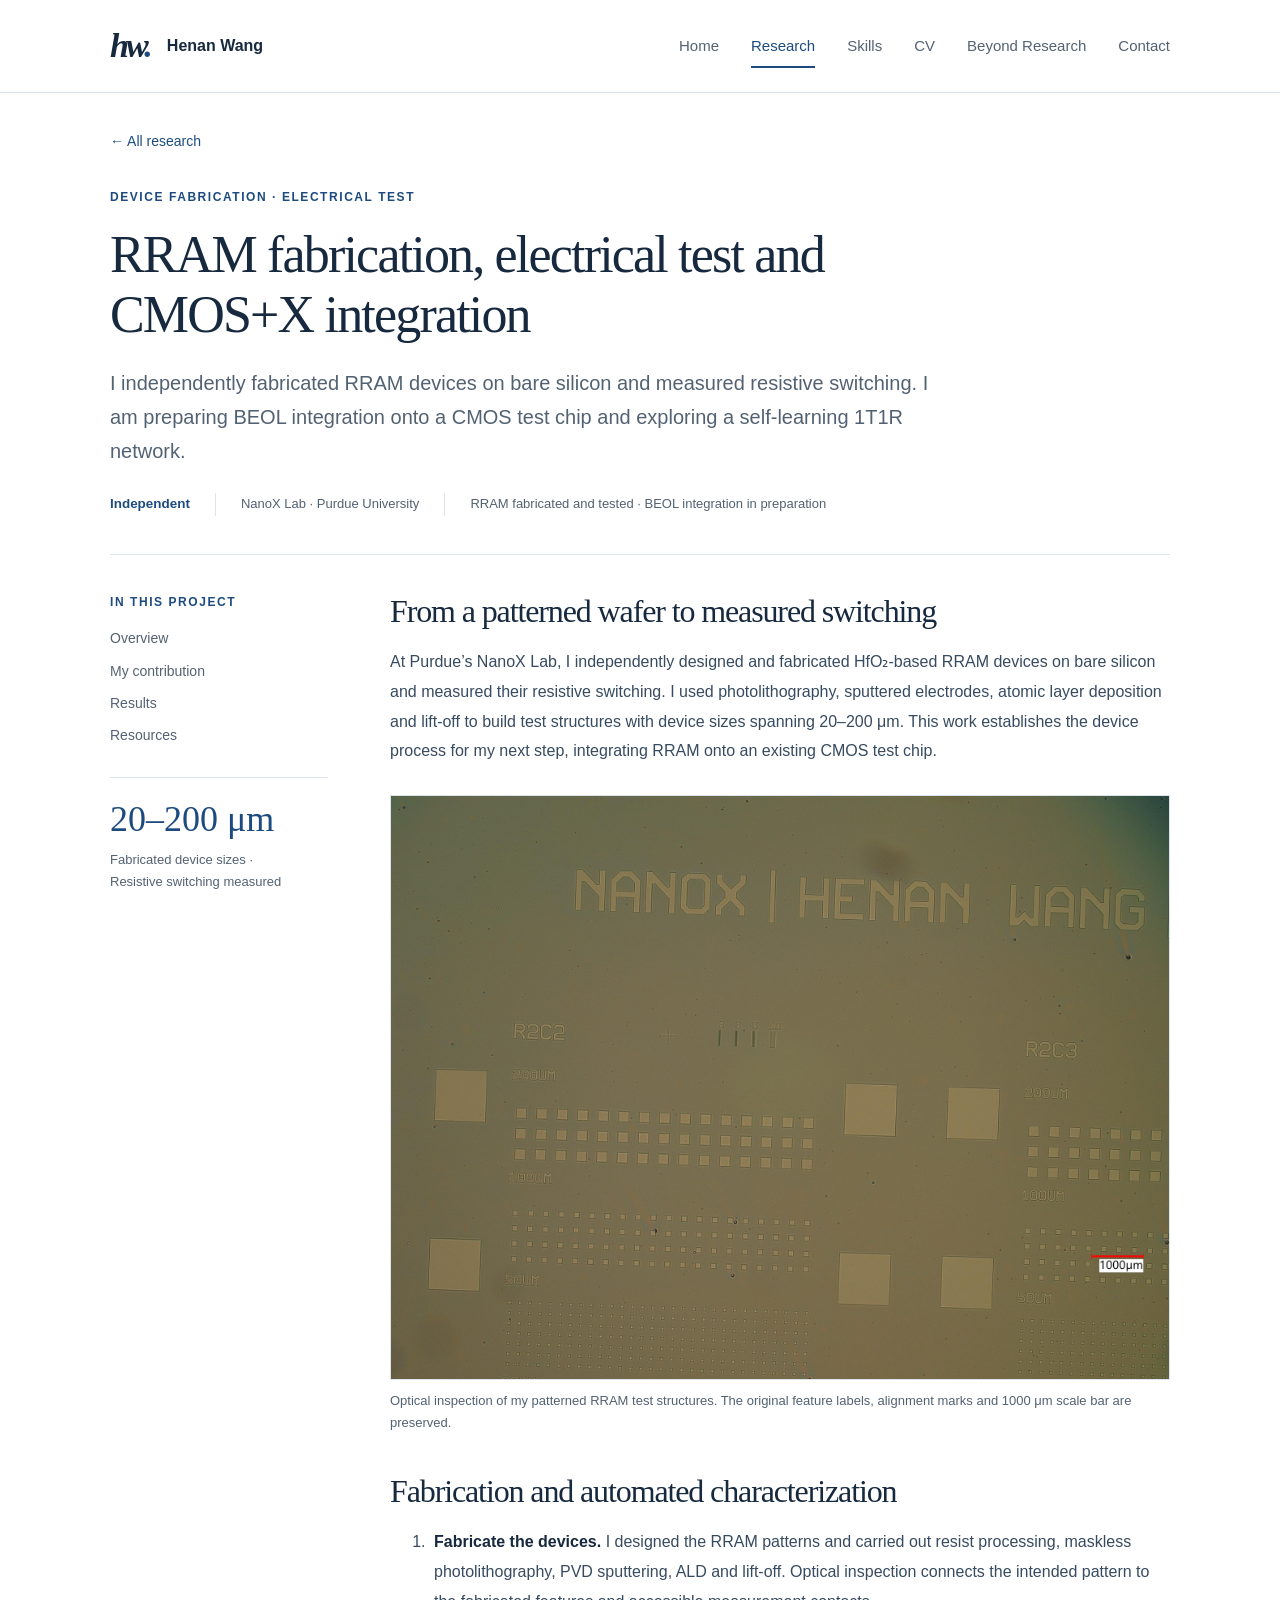
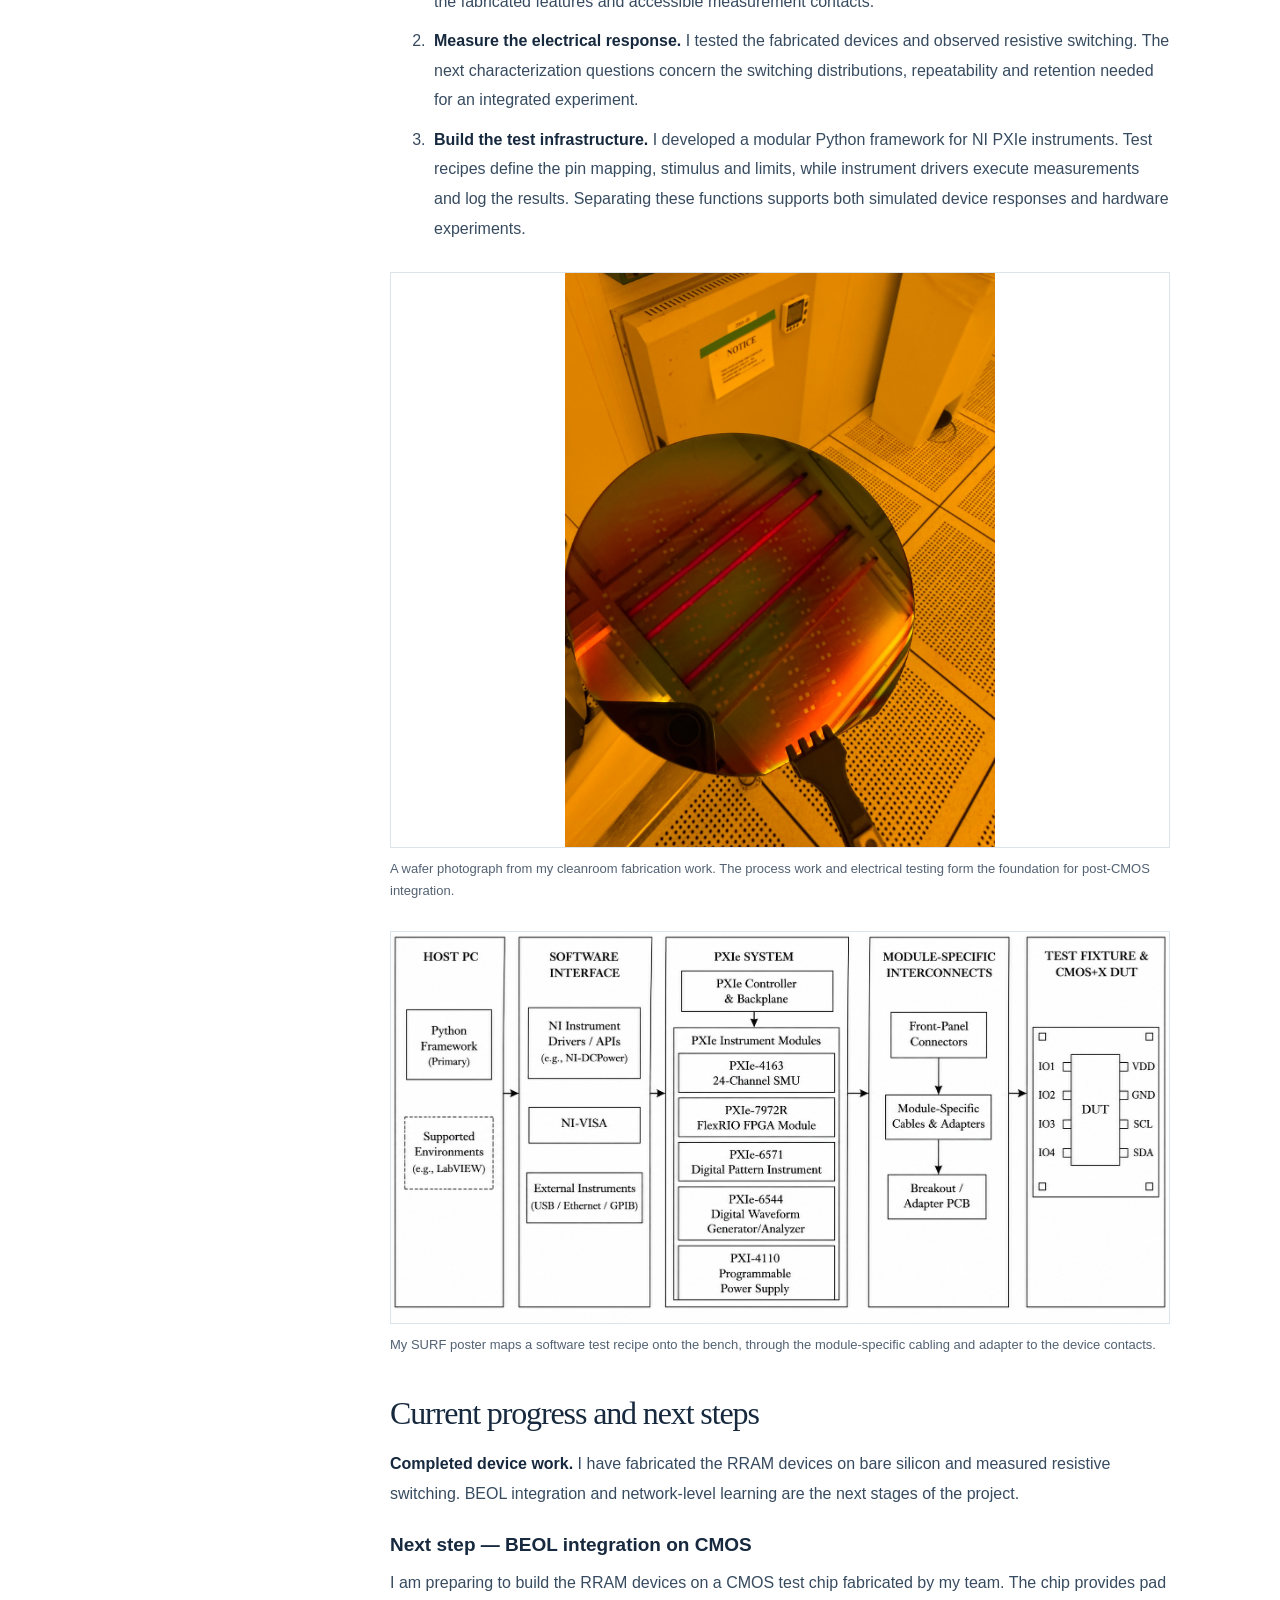
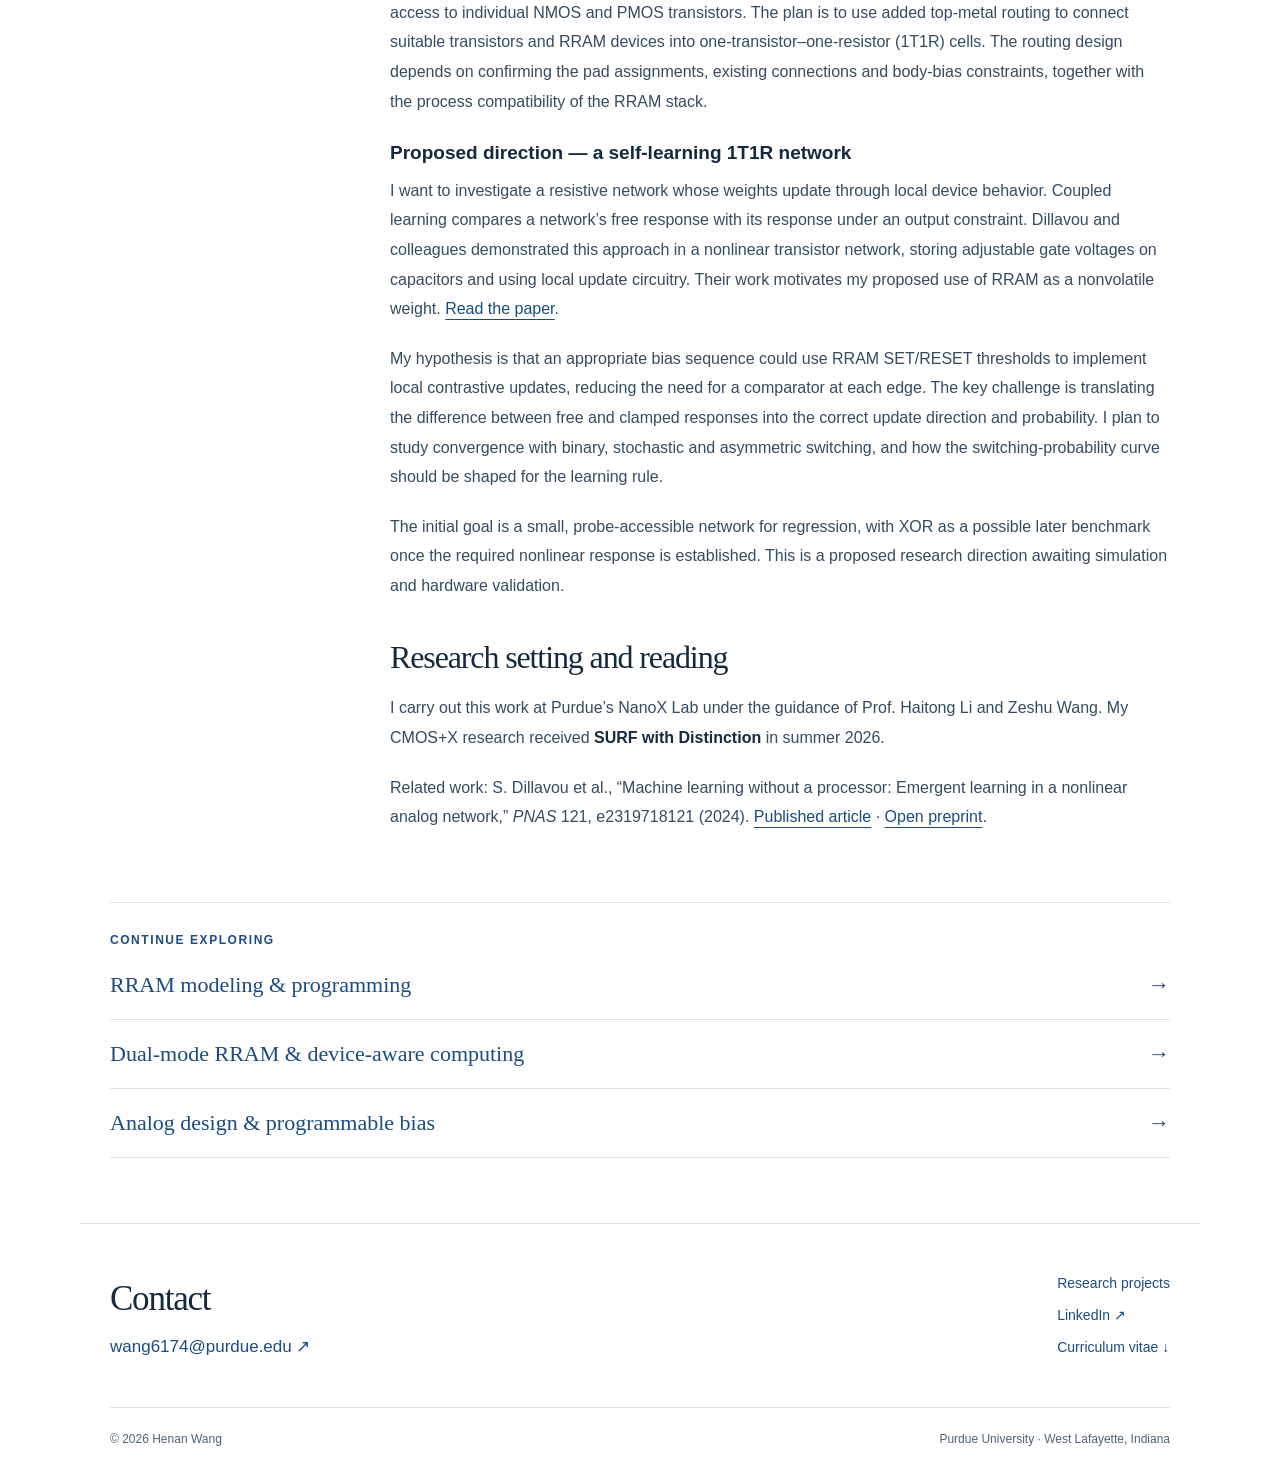
<file: research/cmos-characterization/index.html>
<!doctype html>
<html lang="en"><head><meta charset="utf-8"><meta name="viewport" content="width=device-width,initial-scale=1">
<title>RRAM fabrication &amp; CMOS+X integration — Henan Wang</title>
<meta name="description" content="I independently fabricated RRAM devices on bare silicon and measured resistive switching. I am preparing BEOL integration onto a CMOS test chip and exploring a self-learning 1T1R network."><meta name="theme-color" content="#183f72">
<link rel="icon" type="image/svg+xml" href="data:image/svg+xml,%3Csvg xmlns='http://www.w3.org/2000/svg' viewBox='0 0 40 40'%3E%3Crect width='40' height='40' rx='4' fill='%23183f72'/%3E%3Cpath d='M11 10v20m18-20v20M11 20h18' stroke='white' stroke-width='3'/%3E%3C/svg%3E">
<link rel="stylesheet" href="../../assets/site.css"><link rel="stylesheet" href="../../assets/projects.css?v=efece1097140"></head>
<body><a class="skip-link" href="#main">Skip to content</a>
<header class="site-header"><div class="header-inner"><a class="wordmark" href="../../" aria-label="Henan Wang home"><span class="monogram">hw<span>.</span></span><span>Henan Wang</span></a>
<nav aria-label="Main navigation"><a href="../../" >Home</a><a href="../../research/" aria-current="page">Research</a><a href="../../skills/" >Skills</a><a href="../../cv/" >CV</a><a href="../../beyond-research/" >Beyond Research</a><a href="#contact">Contact</a></nav></div></header>
<main id="main"><div class="page-width"><section class="project-intro"><a class="back-link" href="../">← All research</a><p class="eyebrow">Device fabrication · Electrical test</p><h1>RRAM fabrication, electrical test and CMOS+X integration</h1><p class="project-deck">I independently fabricated RRAM devices on bare silicon and measured resistive switching. I am preparing BEOL integration onto a CMOS test chip and exploring a self-learning 1T1R network.</p><div class="project-meta"><span class="project-role">Independent</span><span>NanoX Lab · Purdue University</span><span>RRAM fabricated and tested · BEOL integration in preparation</span></div></section><div class="article-layout"><aside class="article-aside"><p class="eyebrow">In this project</p><nav aria-label="On this page"><a href="#overview">Overview</a><a href="#contribution">My contribution</a><a href="#results">Results</a><a href="#resources">Resources</a></nav><div class="aside-metric"><strong>20–200 μm</strong><span>Fabricated device sizes · Resistive switching measured</span></div></aside><article class="prose"><h2 id="overview">From a patterned wafer to measured switching</h2>

<p>At Purdue’s NanoX Lab, I independently designed and fabricated HfO₂-based RRAM devices on bare silicon and measured their resistive switching. I used photolithography, sputtered electrodes, atomic layer deposition and lift-off to build test structures with device sizes spanning 20–200 μm. This work establishes the device process for my next step, integrating RRAM onto an existing CMOS test chip.</p>
<figure><a href="../../assets/cmos-rram-name-detail.jpg" target="_blank" rel="noopener"><img src="../../assets/cmos-rram-name-detail.jpg" alt="Optical micrograph of patterned RRAM test structures, alignment features and the inscription NanoX, Henan Wang, with a 1000 micrometer scale bar." width="1920" height="1440" loading="lazy"></a><figcaption>Optical inspection of my patterned RRAM test structures. The original feature labels, alignment marks and 1000 μm scale bar are preserved.</figcaption></figure>

<h2 id="contribution">Fabrication and automated characterization</h2>

<ol>
<li><strong>Fabricate the devices.</strong> I designed the RRAM patterns and carried out resist processing, maskless photolithography, PVD sputtering, ALD and lift-off. Optical inspection connects the intended pattern to the fabricated features and accessible measurement contacts.</li>
<li><strong>Measure the electrical response.</strong> I tested the fabricated devices and observed resistive switching. The next characterization questions concern the switching distributions, repeatability and retention needed for an integrated experiment.</li>
<li><strong>Build the test infrastructure.</strong> I developed a modular Python framework for NI PXIe instruments. Test recipes define the pin mapping, stimulus and limits, while instrument drivers execute measurements and log the results. Separating these functions supports both simulated device responses and hardware experiments.</li>
</ol>
<figure class="fabrication-photo"><a href="../../assets/cmos-rram-wafer-cleanroom.jpg" target="_blank" rel="noopener"><img src="../../assets/cmos-rram-wafer-cleanroom.jpg" alt="A patterned wafer held in a cleanroom under yellow lighting." width="1200" height="1600" loading="lazy"></a><figcaption>A wafer photograph from my cleanroom fabrication work. The process work and electrical testing form the foundation for post-CMOS integration.</figcaption></figure>

<figure><a href="../../assets/cmos-platform-architecture.png" target="_blank" rel="noopener"><img src="../../assets/cmos-platform-architecture.png" alt="The measurement path from the Python host through instrument drivers, PXIe modules and a test fixture to the device." loading="lazy"></a><figcaption>My SURF poster maps a software test recipe onto the bench, through the module-specific cabling and adapter to the device contacts.</figcaption></figure>

<h2 id="results">Current progress and next steps</h2>

<p><strong>Completed device work.</strong> I have fabricated the RRAM devices on bare silicon and measured resistive switching. BEOL integration and network-level learning are the next stages of the project.</p>
<h3>Next step — BEOL integration on CMOS</h3>

<p>I am preparing to build the RRAM devices on a CMOS test chip fabricated by my team. The chip provides pad access to individual NMOS and PMOS transistors. The plan is to use added top-metal routing to connect suitable transistors and RRAM devices into one-transistor–one-resistor (1T1R) cells. The routing design depends on confirming the pad assignments, existing connections and body-bias constraints, together with the process compatibility of the RRAM stack.</p>
<h3>Proposed direction — a self-learning 1T1R network</h3>

<p>I want to investigate a resistive network whose weights update through local device behavior. Coupled learning compares a network’s free response with its response under an output constraint. Dillavou and colleagues demonstrated this approach in a nonlinear transistor network, storing adjustable gate voltages on capacitors and using local update circuitry. Their work motivates my proposed use of RRAM as a nonvolatile weight. <a href="https://arxiv.org/html/2311.00537v2" target="_blank" rel="noopener">Read the paper</a>.</p>
<p>My hypothesis is that an appropriate bias sequence could use RRAM SET/RESET thresholds to implement local contrastive updates, reducing the need for a comparator at each edge. The key challenge is translating the difference between free and clamped responses into the correct update direction and probability. I plan to study convergence with binary, stochastic and asymmetric switching, and how the switching-probability curve should be shaped for the learning rule.</p>
<p>The initial goal is a small, probe-accessible network for regression, with XOR as a possible later benchmark once the required nonlinear response is established. This is a proposed research direction awaiting simulation and hardware validation.</p>
<h2 id="resources">Research setting and reading</h2>

<p>I carry out this work at Purdue’s NanoX Lab under the guidance of Prof. Haitong Li and Zeshu Wang. My CMOS+X research received <strong>SURF with Distinction</strong> in summer 2026.</p>
<p>Related work: S. Dillavou et al., “Machine learning without a processor: Emergent learning in a nonlinear analog network,” <em>PNAS</em> 121, e2319718121 (2024). <a href="https://doi.org/10.1073/pnas.2319718121" target="_blank" rel="noopener">Published article</a> · <a href="https://arxiv.org/abs/2311.00537" target="_blank" rel="noopener">Open preprint</a>.</p>
</article></div><div class="related-projects"><p class="eyebrow">Continue exploring</p><a href="../../research/rram-programming/">RRAM modeling & programming <span aria-hidden="true">→</span></a><a href="../../research/neuromorphic-computing/">Dual-mode RRAM & device-aware computing <span aria-hidden="true">→</span></a><a href="../../research/bias-dac/">Analog design & programmable bias <span aria-hidden="true">→</span></a></div></div></main>
<footer id="contact" class="site-footer"><div class="footer-top"><div><h2>Contact</h2><a class="email" href="mailto:wang6174@purdue.edu">wang6174@purdue.edu <span aria-hidden="true">↗</span></a></div><div class="footer-links"><a href="../../research/">Research projects</a><a href="https://www.linkedin.com/in/henanwang96" target="_blank" rel="noopener noreferrer">LinkedIn <span aria-hidden="true">↗</span></a><a href="../../files/Henan_Wang_CV.pdf">Curriculum vitae <span aria-hidden="true">↓</span></a></div></div><div class="footer-bottom"><span>© 2026 Henan Wang</span><span>Purdue University · West Lafayette, Indiana</span></div></footer>
</body></html>
</file>
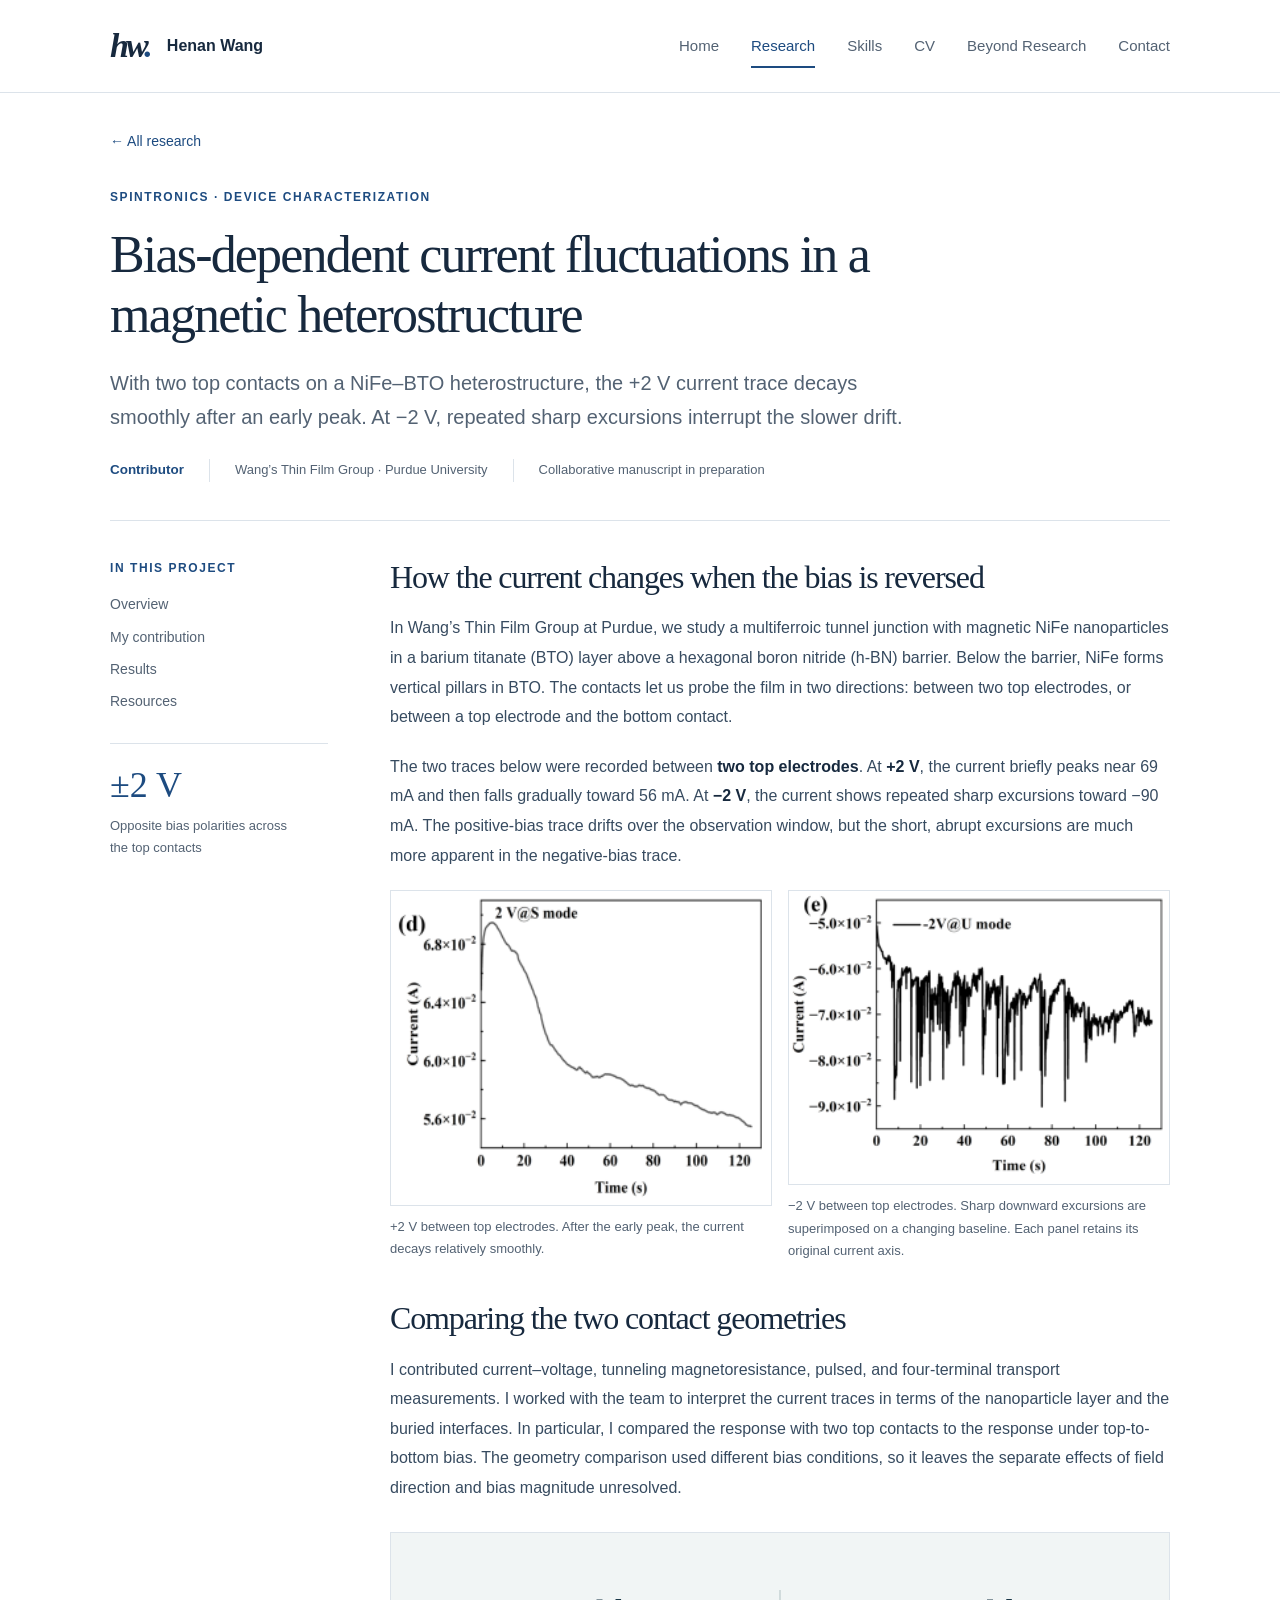
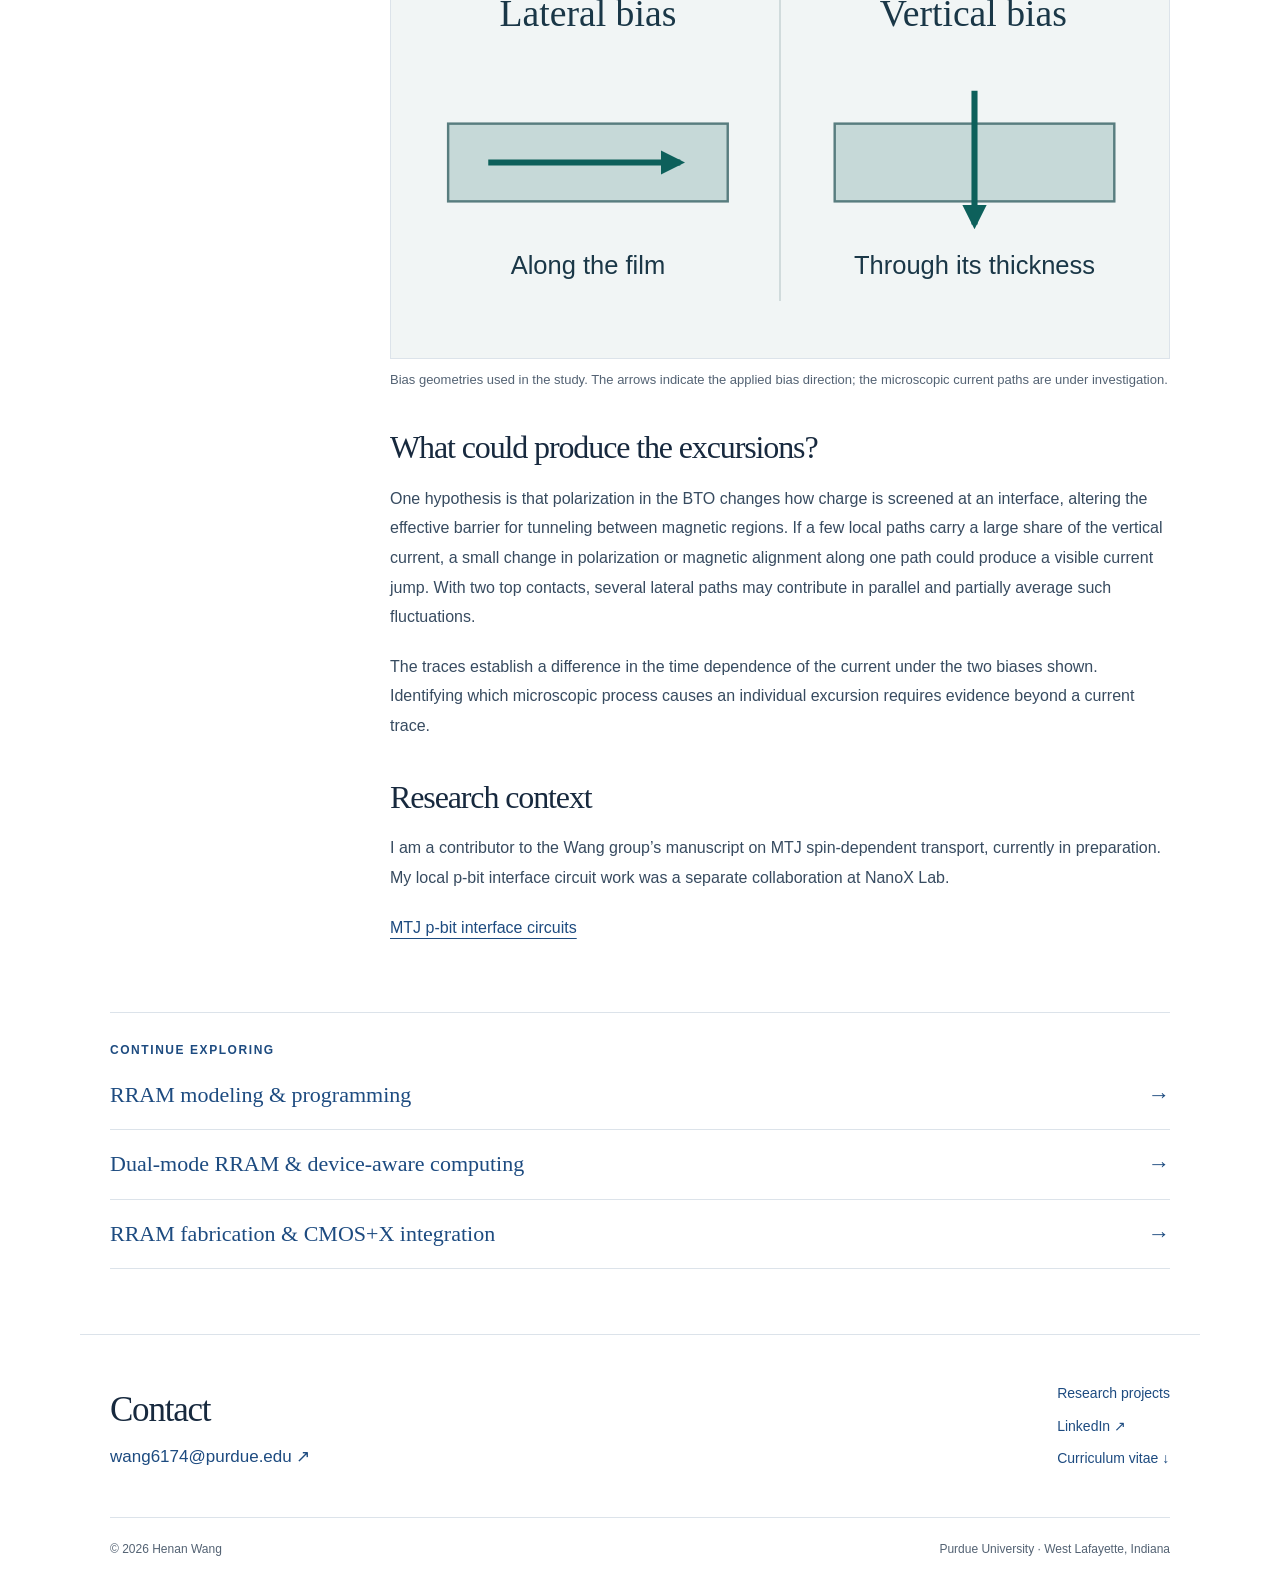
<file: research/mtj-materials/index.html>
<!doctype html>
<html lang="en"><head><meta charset="utf-8"><meta name="viewport" content="width=device-width,initial-scale=1">
<title>MTJ materials &amp; transport — Henan Wang</title>
<meta name="description" content="With two top contacts on a NiFe–BTO heterostructure, the +2 V current trace decays smoothly after an early peak. At −2 V, repeated sharp excursions interrupt the slower drift."><meta name="theme-color" content="#183f72">
<link rel="icon" type="image/svg+xml" href="data:image/svg+xml,%3Csvg xmlns='http://www.w3.org/2000/svg' viewBox='0 0 40 40'%3E%3Crect width='40' height='40' rx='4' fill='%23183f72'/%3E%3Cpath d='M11 10v20m18-20v20M11 20h18' stroke='white' stroke-width='3'/%3E%3C/svg%3E">
<link rel="stylesheet" href="../../assets/site.css"><link rel="stylesheet" href="../../assets/projects.css?v=efece1097140"></head>
<body><a class="skip-link" href="#main">Skip to content</a>
<header class="site-header"><div class="header-inner"><a class="wordmark" href="../../" aria-label="Henan Wang home"><span class="monogram">hw<span>.</span></span><span>Henan Wang</span></a>
<nav aria-label="Main navigation"><a href="../../" >Home</a><a href="../../research/" aria-current="page">Research</a><a href="../../skills/" >Skills</a><a href="../../cv/" >CV</a><a href="../../beyond-research/" >Beyond Research</a><a href="#contact">Contact</a></nav></div></header>
<main id="main"><div class="page-width"><section class="project-intro"><a class="back-link" href="../">← All research</a><p class="eyebrow">Spintronics · Device characterization</p><h1>Bias-dependent current fluctuations in a magnetic heterostructure</h1><p class="project-deck">With two top contacts on a NiFe–BTO heterostructure, the +2 V current trace decays smoothly after an early peak. At −2 V, repeated sharp excursions interrupt the slower drift.</p><div class="project-meta"><span class="project-role">Contributor</span><span>Wang’s Thin Film Group · Purdue University</span><span>Collaborative manuscript in preparation</span></div></section><div class="article-layout"><aside class="article-aside"><p class="eyebrow">In this project</p><nav aria-label="On this page"><a href="#overview">Overview</a><a href="#contribution">My contribution</a><a href="#results">Results</a><a href="#resources">Resources</a></nav><div class="aside-metric"><strong>±2 V</strong><span>Opposite bias polarities across the top contacts</span></div></aside><article class="prose"><h2 id="overview">How the current changes when the bias is reversed</h2>

<p>In Wang’s Thin Film Group at Purdue, we study a multiferroic tunnel junction with magnetic NiFe nanoparticles in a barium titanate (BTO) layer above a hexagonal boron nitride (h-BN) barrier. Below the barrier, NiFe forms vertical pillars in BTO. The contacts let us probe the film in two directions: between two top electrodes, or between a top electrode and the bottom contact.</p>
<p>The two traces below were recorded between <strong>two top electrodes</strong>. At <strong>+2 V</strong>, the current briefly peaks near 69 mA and then falls gradually toward 56 mA. At <strong>−2 V</strong>, the current shows repeated sharp excursions toward −90 mA. The positive-bias trace drifts over the observation window, but the short, abrupt excursions are much more apparent in the negative-bias trace.</p>
<div style="display:grid;grid-template-columns:repeat(auto-fit,minmax(min(100%,240px),1fr));gap:16px;align-items:start">
<figure style="margin:0"><a href="../../assets/mtj-current-positive-2v.png" target="_blank" rel="noopener"><img src="../../assets/mtj-current-positive-2v.png" width="288" height="238" alt="Current at positive two volts rises briefly, then decays from about 69 to 56 milliamps over roughly two minutes." loading="lazy"></a><figcaption>+2 V between top electrodes. After the early peak, the current decays relatively smoothly.</figcaption></figure>
<figure style="margin:0"><a href="../../assets/mtj-current-negative-2v.png" target="_blank" rel="noopener"><img src="../../assets/mtj-current-negative-2v.png" width="298" height="230" alt="Current at negative two volts repeatedly dips from a slowly changing baseline toward minus 90 milliamps." loading="lazy"></a><figcaption>−2 V between top electrodes. Sharp downward excursions are superimposed on a changing baseline. Each panel retains its original current axis.</figcaption></figure>
</div>

<h2 id="contribution">Comparing the two contact geometries</h2>

<p>I contributed current–voltage, tunneling magnetoresistance, pulsed, and four-terminal transport measurements. I worked with the team to interpret the current traces in terms of the nanoparticle layer and the buried interfaces. In particular, I compared the response with two top contacts to the response under top-to-bottom bias. The geometry comparison used different bias conditions, so it leaves the separate effects of field direction and bias magnitude unresolved.</p>
<figure><a href="../../assets/mtj-transport-directions.svg" target="_blank" rel="noopener"><img src="../../assets/mtj-transport-directions.svg" alt="Conceptual sketches of bias applied along the film between top contacts and through the film to the bottom contact." loading="lazy"></a><figcaption>Bias geometries used in the study. The arrows indicate the applied bias direction; the microscopic current paths are under investigation.</figcaption></figure>

<h2 id="results">What could produce the excursions?</h2>

<p>One hypothesis is that polarization in the BTO changes how charge is screened at an interface, altering the effective barrier for tunneling between magnetic regions. If a few local paths carry a large share of the vertical current, a small change in polarization or magnetic alignment along one path could produce a visible current jump. With two top contacts, several lateral paths may contribute in parallel and partially average such fluctuations.</p>
<p>The traces establish a difference in the time dependence of the current under the two biases shown. Identifying which microscopic process causes an individual excursion requires evidence beyond a current trace.</p>
<h2 id="resources">Research context</h2>

<p>I am a contributor to the Wang group’s manuscript on MTJ spin-dependent transport, currently in preparation. My local p-bit interface circuit work was a separate collaboration at NanoX Lab.</p>
<p><a href="../pbit-interface/">MTJ p-bit interface circuits</a></p>
</article></div><div class="related-projects"><p class="eyebrow">Continue exploring</p><a href="../../research/rram-programming/">RRAM modeling & programming <span aria-hidden="true">→</span></a><a href="../../research/neuromorphic-computing/">Dual-mode RRAM & device-aware computing <span aria-hidden="true">→</span></a><a href="../../research/cmos-characterization/">RRAM fabrication & CMOS+X integration <span aria-hidden="true">→</span></a></div></div></main>
<footer id="contact" class="site-footer"><div class="footer-top"><div><h2>Contact</h2><a class="email" href="mailto:wang6174@purdue.edu">wang6174@purdue.edu <span aria-hidden="true">↗</span></a></div><div class="footer-links"><a href="../../research/">Research projects</a><a href="https://www.linkedin.com/in/henanwang96" target="_blank" rel="noopener noreferrer">LinkedIn <span aria-hidden="true">↗</span></a><a href="../../files/Henan_Wang_CV.pdf">Curriculum vitae <span aria-hidden="true">↓</span></a></div></div><div class="footer-bottom"><span>© 2026 Henan Wang</span><span>Purdue University · West Lafayette, Indiana</span></div></footer>
</body></html>
</file>
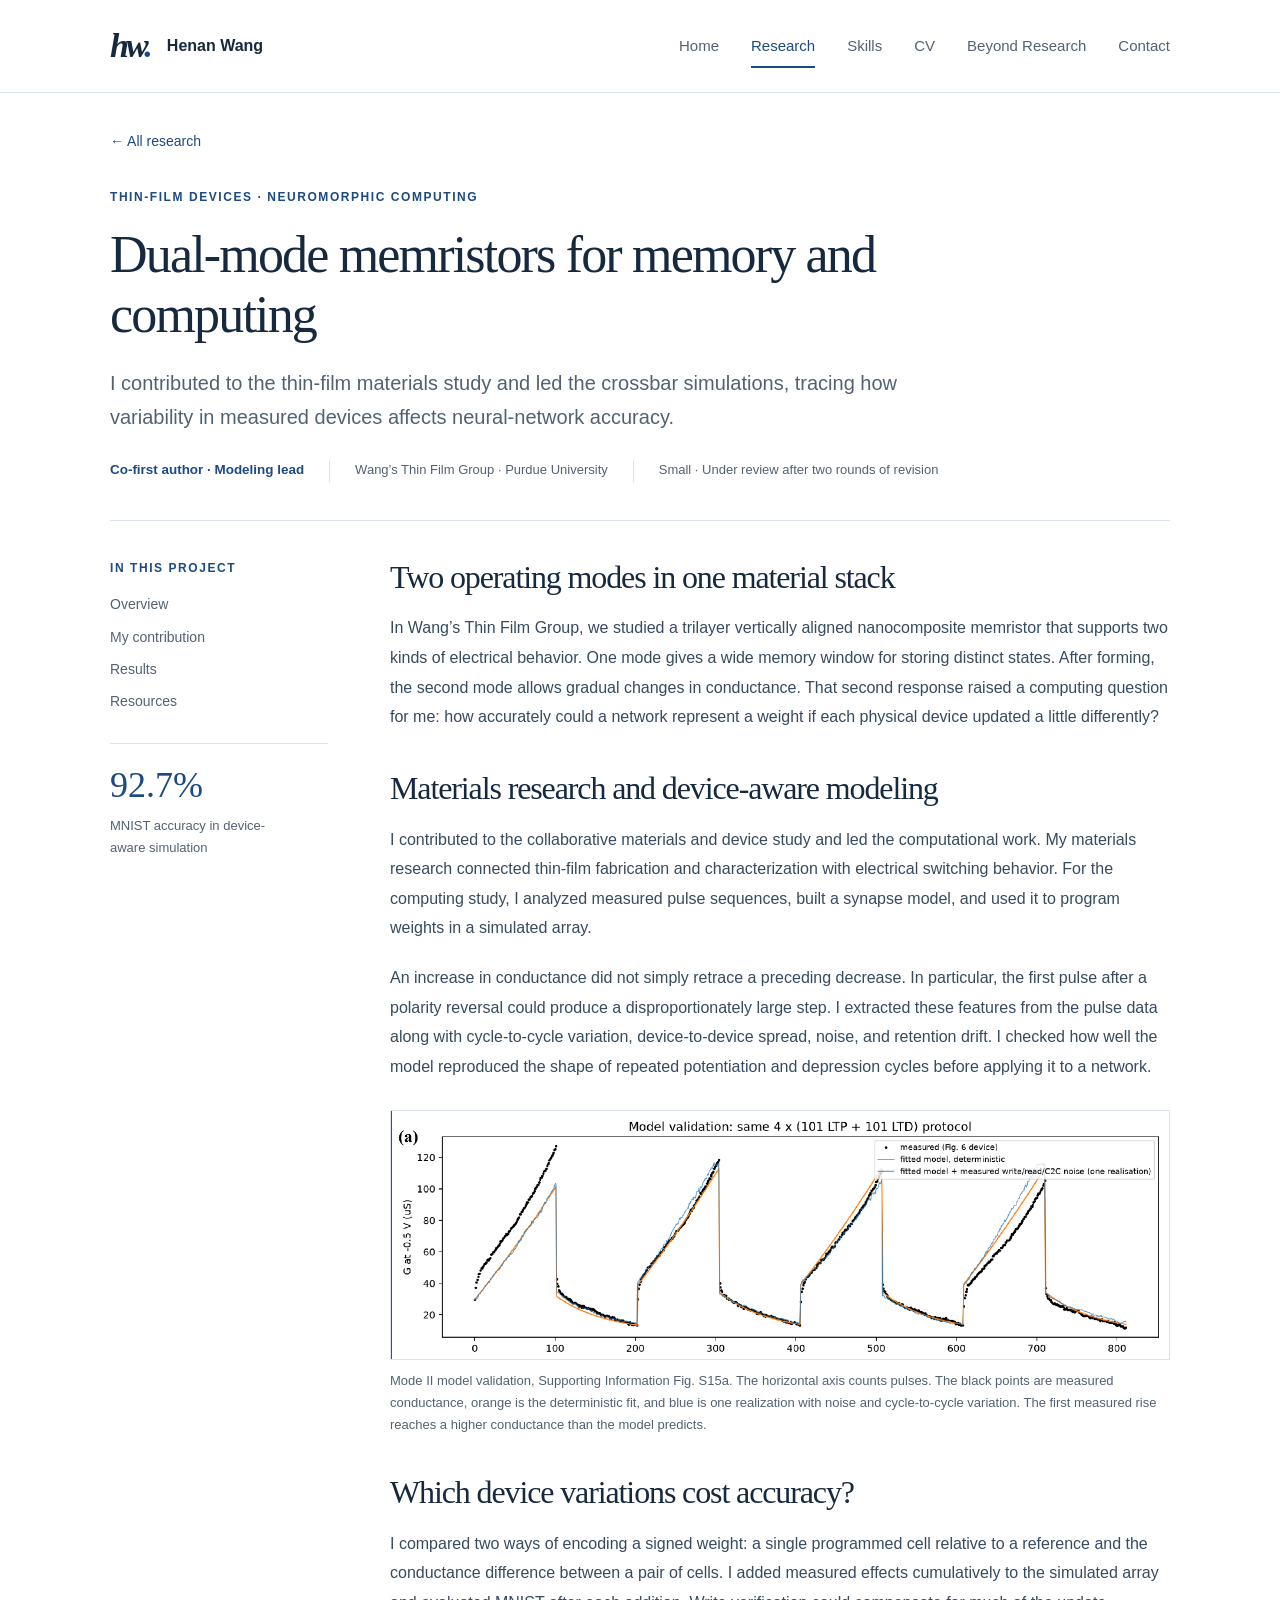
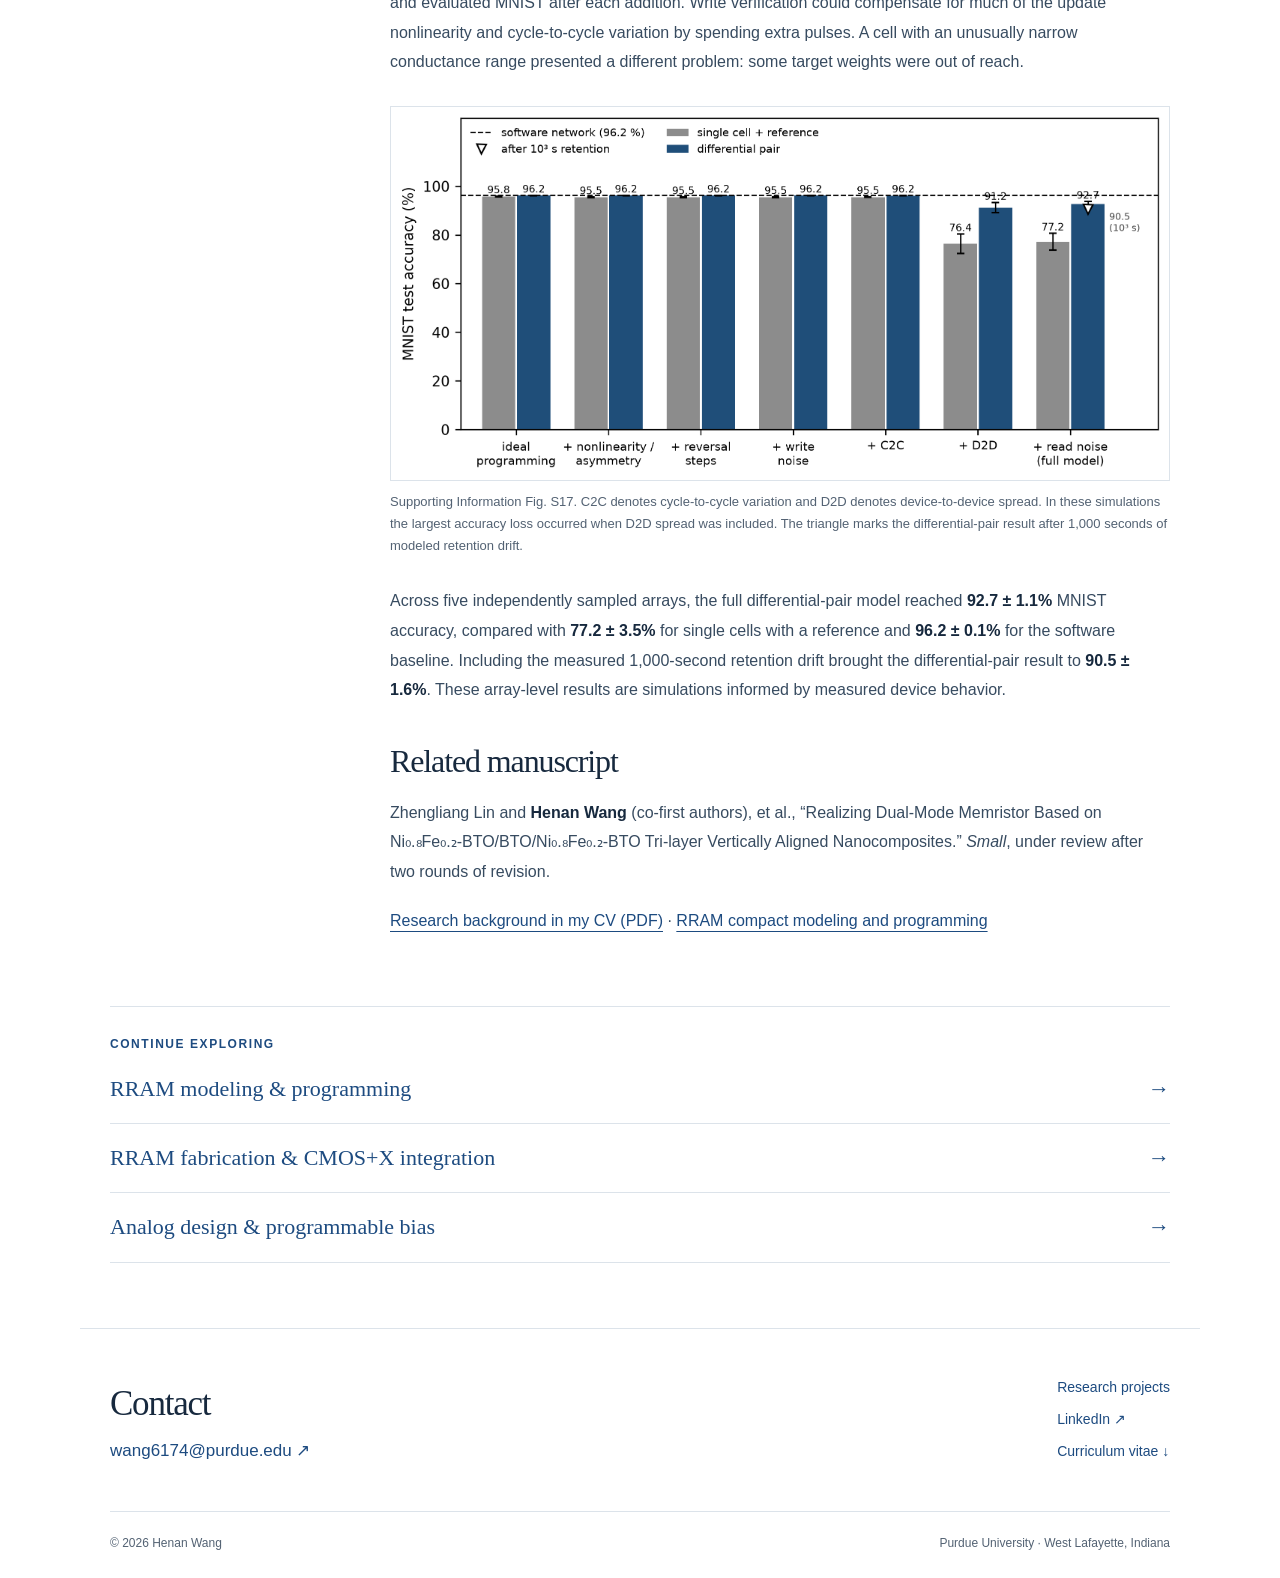
<file: research/neuromorphic-computing/index.html>
<!doctype html>
<html lang="en"><head><meta charset="utf-8"><meta name="viewport" content="width=device-width,initial-scale=1">
<title>Dual-mode RRAM &amp; device-aware computing — Henan Wang</title>
<meta name="description" content="I contributed to the thin-film materials study and led the crossbar simulations, tracing how variability in measured devices affects neural-network accuracy."><meta name="theme-color" content="#183f72">
<link rel="icon" type="image/svg+xml" href="data:image/svg+xml,%3Csvg xmlns='http://www.w3.org/2000/svg' viewBox='0 0 40 40'%3E%3Crect width='40' height='40' rx='4' fill='%23183f72'/%3E%3Cpath d='M11 10v20m18-20v20M11 20h18' stroke='white' stroke-width='3'/%3E%3C/svg%3E">
<link rel="stylesheet" href="../../assets/site.css"><link rel="stylesheet" href="../../assets/projects.css?v=efece1097140"></head>
<body><a class="skip-link" href="#main">Skip to content</a>
<header class="site-header"><div class="header-inner"><a class="wordmark" href="../../" aria-label="Henan Wang home"><span class="monogram">hw<span>.</span></span><span>Henan Wang</span></a>
<nav aria-label="Main navigation"><a href="../../" >Home</a><a href="../../research/" aria-current="page">Research</a><a href="../../skills/" >Skills</a><a href="../../cv/" >CV</a><a href="../../beyond-research/" >Beyond Research</a><a href="#contact">Contact</a></nav></div></header>
<main id="main"><div class="page-width"><section class="project-intro"><a class="back-link" href="../">← All research</a><p class="eyebrow">Thin-film devices · Neuromorphic computing</p><h1>Dual-mode memristors for memory and computing</h1><p class="project-deck">I contributed to the thin-film materials study and led the crossbar simulations, tracing how variability in measured devices affects neural-network accuracy.</p><div class="project-meta"><span class="project-role">Co-first author · Modeling lead</span><span>Wang’s Thin Film Group · Purdue University</span><span>Small · Under review after two rounds of revision</span></div></section><div class="article-layout"><aside class="article-aside"><p class="eyebrow">In this project</p><nav aria-label="On this page"><a href="#overview">Overview</a><a href="#contribution">My contribution</a><a href="#results">Results</a><a href="#resources">Resources</a></nav><div class="aside-metric"><strong>92.7%</strong><span>MNIST accuracy in device-aware simulation</span></div></aside><article class="prose"><h2 id="overview">Two operating modes in one material stack</h2>

<p>In Wang’s Thin Film Group, we studied a trilayer vertically aligned nanocomposite memristor that supports two kinds of electrical behavior. One mode gives a wide memory window for storing distinct states. After forming, the second mode allows gradual changes in conductance. That second response raised a computing question for me: how accurately could a network represent a weight if each physical device updated a little differently?</p>
<h2 id="contribution">Materials research and device-aware modeling</h2>

<p>I contributed to the collaborative materials and device study and led the computational work. My materials research connected thin-film fabrication and characterization with electrical switching behavior. For the computing study, I analyzed measured pulse sequences, built a synapse model, and used it to program weights in a simulated array.</p>
<p>An increase in conductance did not simply retrace a preceding decrease. In particular, the first pulse after a polarity reversal could produce a disproportionately large step. I extracted these features from the pulse data along with cycle-to-cycle variation, device-to-device spread, noise, and retention drift. I checked how well the model reproduced the shape of repeated potentiation and depression cycles before applying it to a network.</p>
<figure><a href="../../assets/dual-mode-synapse-validation.png" target="_blank" rel="noopener"><img src="../../assets/dual-mode-synapse-validation.png" alt="Measured and fitted conductance across four pulse cycles, including abrupt changes at polarity reversal" loading="lazy"></a><figcaption>Mode II model validation, Supporting Information Fig. S15a. The horizontal axis counts pulses. The black points are measured conductance, orange is the deterministic fit, and blue is one realization with noise and cycle-to-cycle variation. The first measured rise reaches a higher conductance than the model predicts.</figcaption></figure>

<h2 id="results">Which device variations cost accuracy?</h2>

<p>I compared two ways of encoding a signed weight: a single programmed cell relative to a reference and the conductance difference between a pair of cells. I added measured effects cumulatively to the simulated array and evaluated MNIST after each addition. Write verification could compensate for much of the update nonlinearity and cycle-to-cycle variation by spending extra pulses. A cell with an unusually narrow conductance range presented a different problem: some target weights were out of reach.</p>
<figure><a href="../../assets/dual-mode-array-variation.png" target="_blank" rel="noopener"><img src="../../assets/dual-mode-array-variation.png" alt="MNIST accuracy as measured device effects are added cumulatively, comparing a single cell with a reference against differential pairs" loading="lazy"></a><figcaption>Supporting Information Fig. S17. C2C denotes cycle-to-cycle variation and D2D denotes device-to-device spread. In these simulations the largest accuracy loss occurred when D2D spread was included. The triangle marks the differential-pair result after 1,000 seconds of modeled retention drift.</figcaption></figure>

<p>Across five independently sampled arrays, the full differential-pair model reached <strong>92.7 ± 1.1%</strong> MNIST accuracy, compared with <strong>77.2 ± 3.5%</strong> for single cells with a reference and <strong>96.2 ± 0.1%</strong> for the software baseline. Including the measured 1,000-second retention drift brought the differential-pair result to <strong>90.5 ± 1.6%</strong>. These array-level results are simulations informed by measured device behavior.</p>
<h2 id="resources">Related manuscript</h2>

<p>Zhengliang Lin and <strong>Henan Wang</strong> (co-first authors), et al., “Realizing Dual-Mode Memristor Based on Ni₀.₈Fe₀.₂-BTO/BTO/Ni₀.₈Fe₀.₂-BTO Tri-layer Vertically Aligned Nanocomposites.” <em>Small</em>, under review after two rounds of revision.</p>
<p><a href="../../files/Henan_Wang_CV.pdf">Research background in my CV (PDF)</a> · <a href="../rram-programming/">RRAM compact modeling and programming</a></p>
</article></div><div class="related-projects"><p class="eyebrow">Continue exploring</p><a href="../../research/rram-programming/">RRAM modeling & programming <span aria-hidden="true">→</span></a><a href="../../research/cmos-characterization/">RRAM fabrication & CMOS+X integration <span aria-hidden="true">→</span></a><a href="../../research/bias-dac/">Analog design & programmable bias <span aria-hidden="true">→</span></a></div></div></main>
<footer id="contact" class="site-footer"><div class="footer-top"><div><h2>Contact</h2><a class="email" href="mailto:wang6174@purdue.edu">wang6174@purdue.edu <span aria-hidden="true">↗</span></a></div><div class="footer-links"><a href="../../research/">Research projects</a><a href="https://www.linkedin.com/in/henanwang96" target="_blank" rel="noopener noreferrer">LinkedIn <span aria-hidden="true">↗</span></a><a href="../../files/Henan_Wang_CV.pdf">Curriculum vitae <span aria-hidden="true">↓</span></a></div></div><div class="footer-bottom"><span>© 2026 Henan Wang</span><span>Purdue University · West Lafayette, Indiana</span></div></footer>
</body></html>
</file>
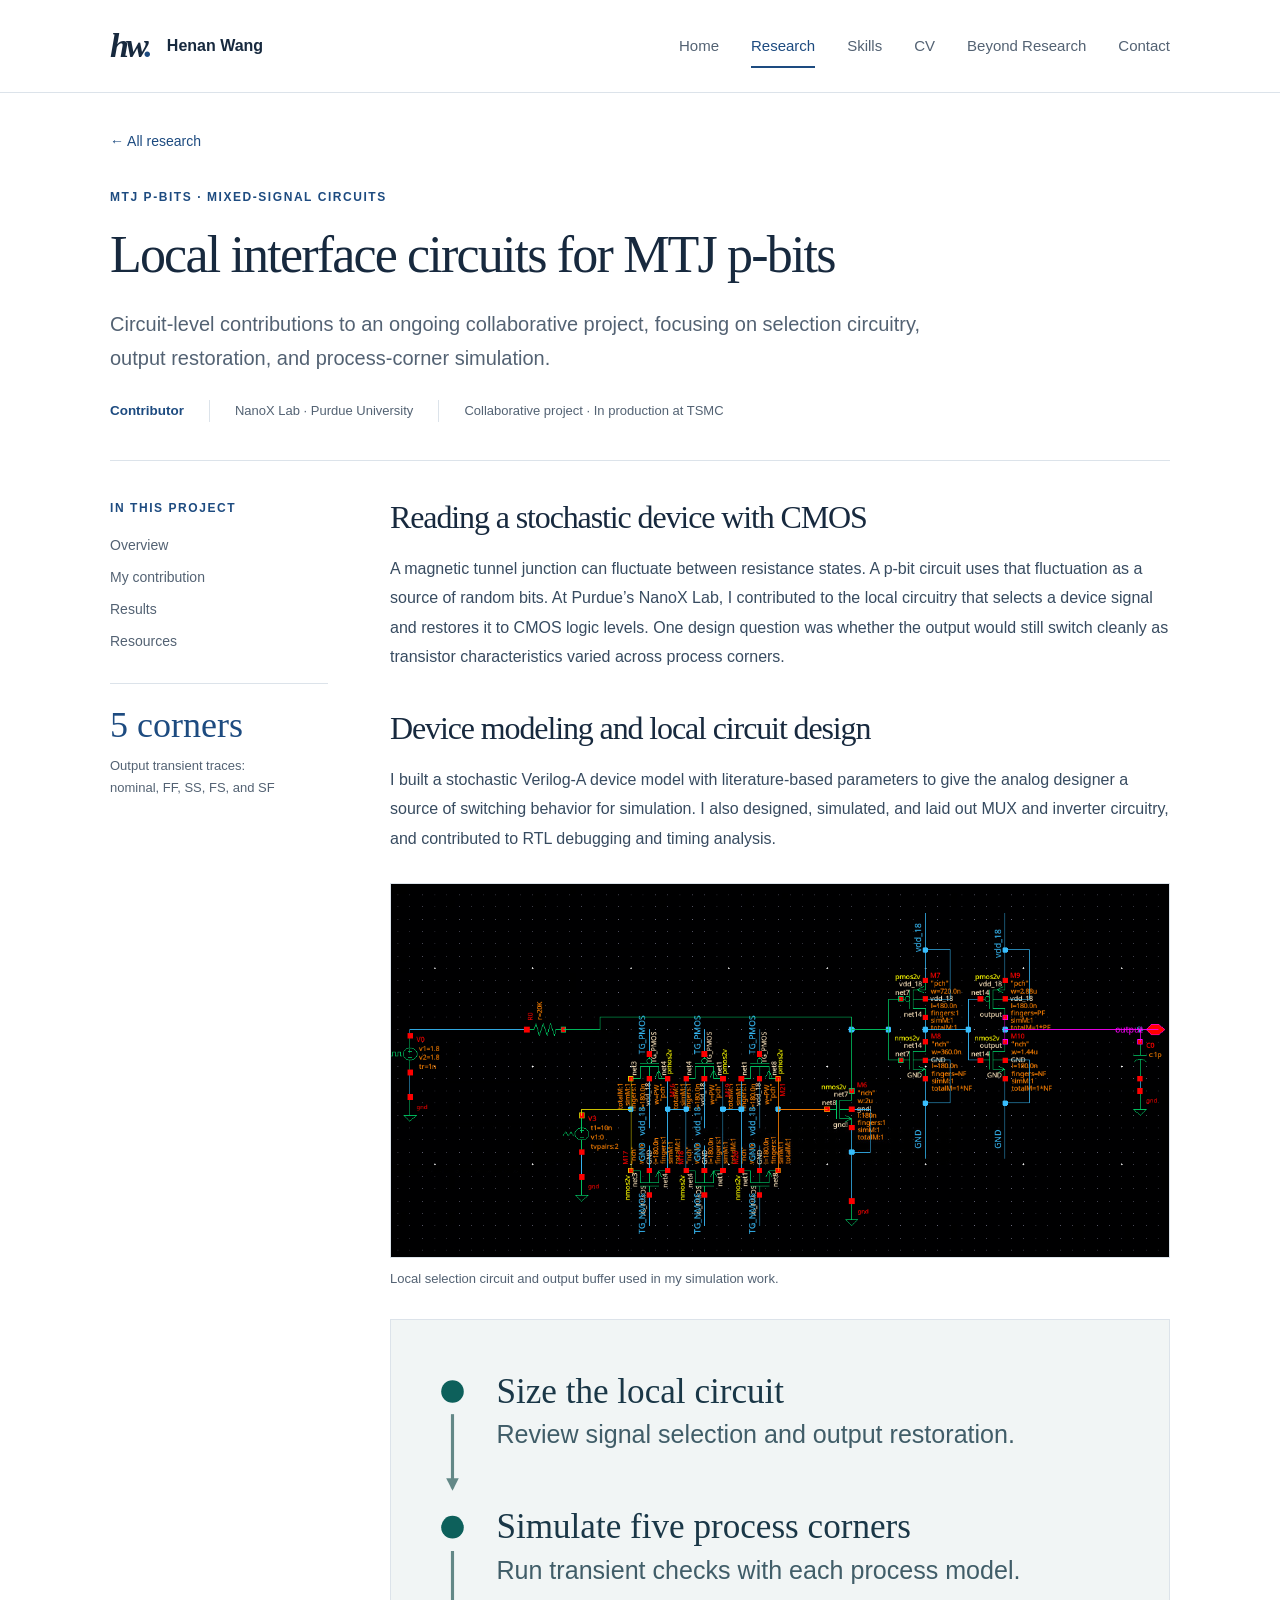
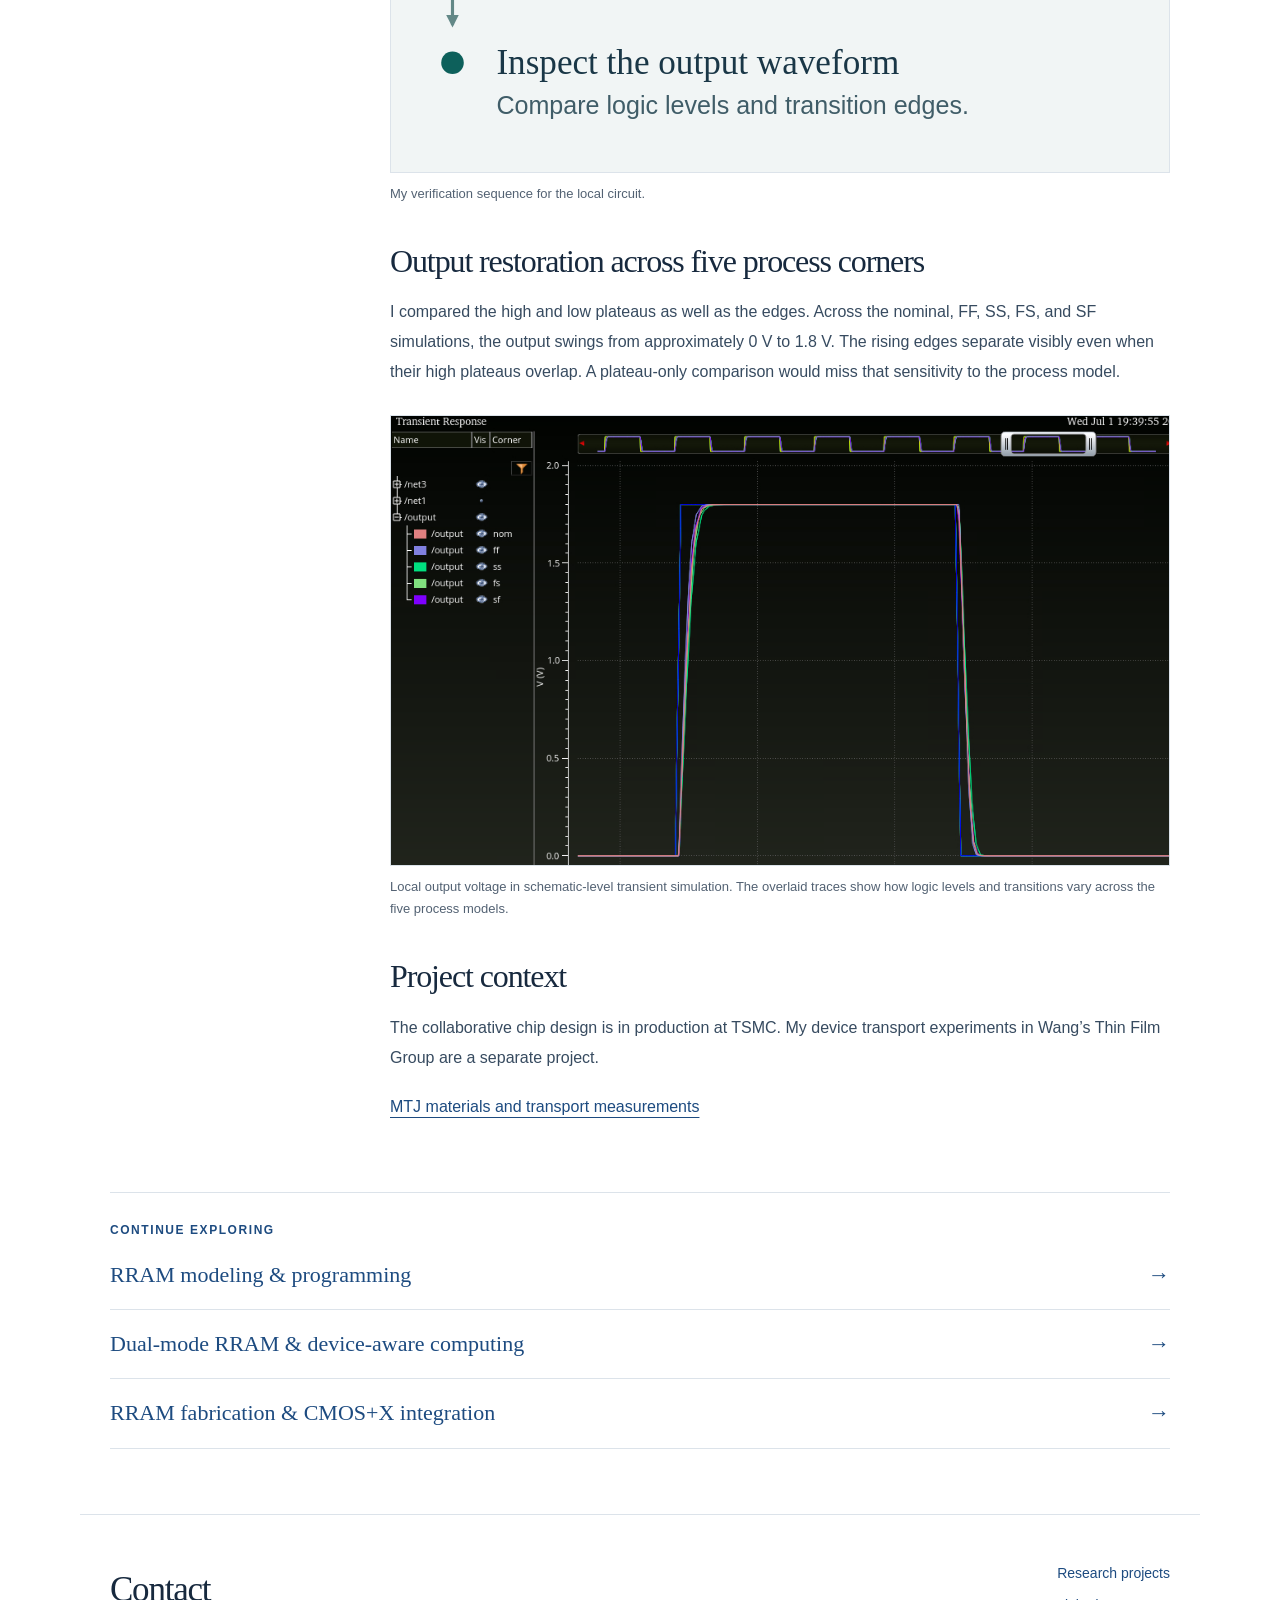
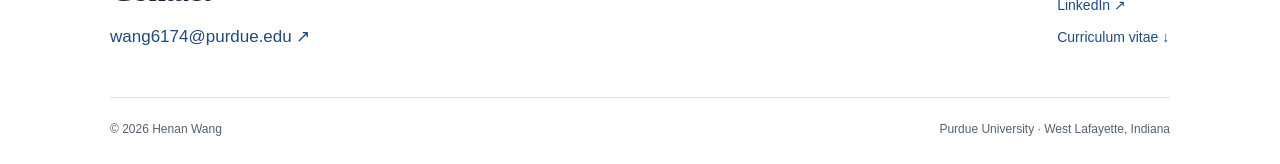
<file: research/pbit-interface/index.html>
<!doctype html>
<html lang="en"><head><meta charset="utf-8"><meta name="viewport" content="width=device-width,initial-scale=1">
<title>MTJ p-bit interface circuits — Henan Wang</title>
<meta name="description" content="Circuit-level contributions to an ongoing collaborative project, focusing on selection circuitry, output restoration, and process-corner simulation."><meta name="theme-color" content="#183f72">
<link rel="icon" type="image/svg+xml" href="data:image/svg+xml,%3Csvg xmlns='http://www.w3.org/2000/svg' viewBox='0 0 40 40'%3E%3Crect width='40' height='40' rx='4' fill='%23183f72'/%3E%3Cpath d='M11 10v20m18-20v20M11 20h18' stroke='white' stroke-width='3'/%3E%3C/svg%3E">
<link rel="stylesheet" href="../../assets/site.css"><link rel="stylesheet" href="../../assets/projects.css?v=efece1097140"></head>
<body><a class="skip-link" href="#main">Skip to content</a>
<header class="site-header"><div class="header-inner"><a class="wordmark" href="../../" aria-label="Henan Wang home"><span class="monogram">hw<span>.</span></span><span>Henan Wang</span></a>
<nav aria-label="Main navigation"><a href="../../" >Home</a><a href="../../research/" aria-current="page">Research</a><a href="../../skills/" >Skills</a><a href="../../cv/" >CV</a><a href="../../beyond-research/" >Beyond Research</a><a href="#contact">Contact</a></nav></div></header>
<main id="main"><div class="page-width"><section class="project-intro"><a class="back-link" href="../">← All research</a><p class="eyebrow">MTJ p-bits · Mixed-signal circuits</p><h1>Local interface circuits for MTJ p-bits</h1><p class="project-deck">Circuit-level contributions to an ongoing collaborative project, focusing on selection circuitry, output restoration, and process-corner simulation.</p><div class="project-meta"><span class="project-role">Contributor</span><span>NanoX Lab · Purdue University</span><span>Collaborative project · In production at TSMC</span></div></section><div class="article-layout"><aside class="article-aside"><p class="eyebrow">In this project</p><nav aria-label="On this page"><a href="#overview">Overview</a><a href="#contribution">My contribution</a><a href="#results">Results</a><a href="#resources">Resources</a></nav><div class="aside-metric"><strong>5 corners</strong><span>Output transient traces: nominal, FF, SS, FS, and SF</span></div></aside><article class="prose"><h2 id="overview">Reading a stochastic device with CMOS</h2>

<p>A magnetic tunnel junction can fluctuate between resistance states. A p-bit circuit uses that fluctuation as a source of random bits. At Purdue’s NanoX Lab, I contributed to the local circuitry that selects a device signal and restores it to CMOS logic levels. One design question was whether the output would still switch cleanly as transistor characteristics varied across process corners.</p>
<h2 id="contribution">Device modeling and local circuit design</h2>

<p>I built a stochastic Verilog-A device model with literature-based parameters to give the analog designer a source of switching behavior for simulation. I also designed, simulated, and laid out MUX and inverter circuitry, and contributed to RTL debugging and timing analysis.</p>
<figure><a href="../../assets/pbit-local-circuit.png" target="_blank" rel="noopener"><img src="../../assets/pbit-local-circuit.png" alt="Transistor-level schematic of the local selection circuit and its output buffer" loading="lazy"></a><figcaption>Local selection circuit and output buffer used in my simulation work.</figcaption></figure>

<figure><a href="../../assets/pbit-corner-reading-guide.svg" target="_blank" rel="noopener"><img src="../../assets/pbit-corner-reading-guide.svg" alt="My local verification workflow: size the selection and restoration circuit, run transient simulations at five process corners, then inspect the output levels and edges" loading="lazy"></a><figcaption>My verification sequence for the local circuit.</figcaption></figure>

<h2 id="results">Output restoration across five process corners</h2>

<p>I compared the high and low plateaus as well as the edges. Across the nominal, FF, SS, FS, and SF simulations, the output swings from approximately 0 V to 1.8 V. The rising edges separate visibly even when their high plateaus overlap. A plateau-only comparison would miss that sensitivity to the process model.</p>
<figure><a href="../../assets/pbit-corner-response.png" target="_blank" rel="noopener"><img src="../../assets/pbit-corner-response.png" alt="Five simulated local output waveforms with overlapping high plateaus and differences around the rising and falling edges" loading="lazy"></a><figcaption>Local output voltage in schematic-level transient simulation. The overlaid traces show how logic levels and transitions vary across the five process models.</figcaption></figure>

<h2 id="resources">Project context</h2>

<p>The collaborative chip design is in production at TSMC. My device transport experiments in Wang’s Thin Film Group are a separate project.</p>
<p><a href="../mtj-materials/">MTJ materials and transport measurements</a></p>
</article></div><div class="related-projects"><p class="eyebrow">Continue exploring</p><a href="../../research/rram-programming/">RRAM modeling & programming <span aria-hidden="true">→</span></a><a href="../../research/neuromorphic-computing/">Dual-mode RRAM & device-aware computing <span aria-hidden="true">→</span></a><a href="../../research/cmos-characterization/">RRAM fabrication & CMOS+X integration <span aria-hidden="true">→</span></a></div></div></main>
<footer id="contact" class="site-footer"><div class="footer-top"><div><h2>Contact</h2><a class="email" href="mailto:wang6174@purdue.edu">wang6174@purdue.edu <span aria-hidden="true">↗</span></a></div><div class="footer-links"><a href="../../research/">Research projects</a><a href="https://www.linkedin.com/in/henanwang96" target="_blank" rel="noopener noreferrer">LinkedIn <span aria-hidden="true">↗</span></a><a href="../../files/Henan_Wang_CV.pdf">Curriculum vitae <span aria-hidden="true">↓</span></a></div></div><div class="footer-bottom"><span>© 2026 Henan Wang</span><span>Purdue University · West Lafayette, Indiana</span></div></footer>
</body></html>
</file>
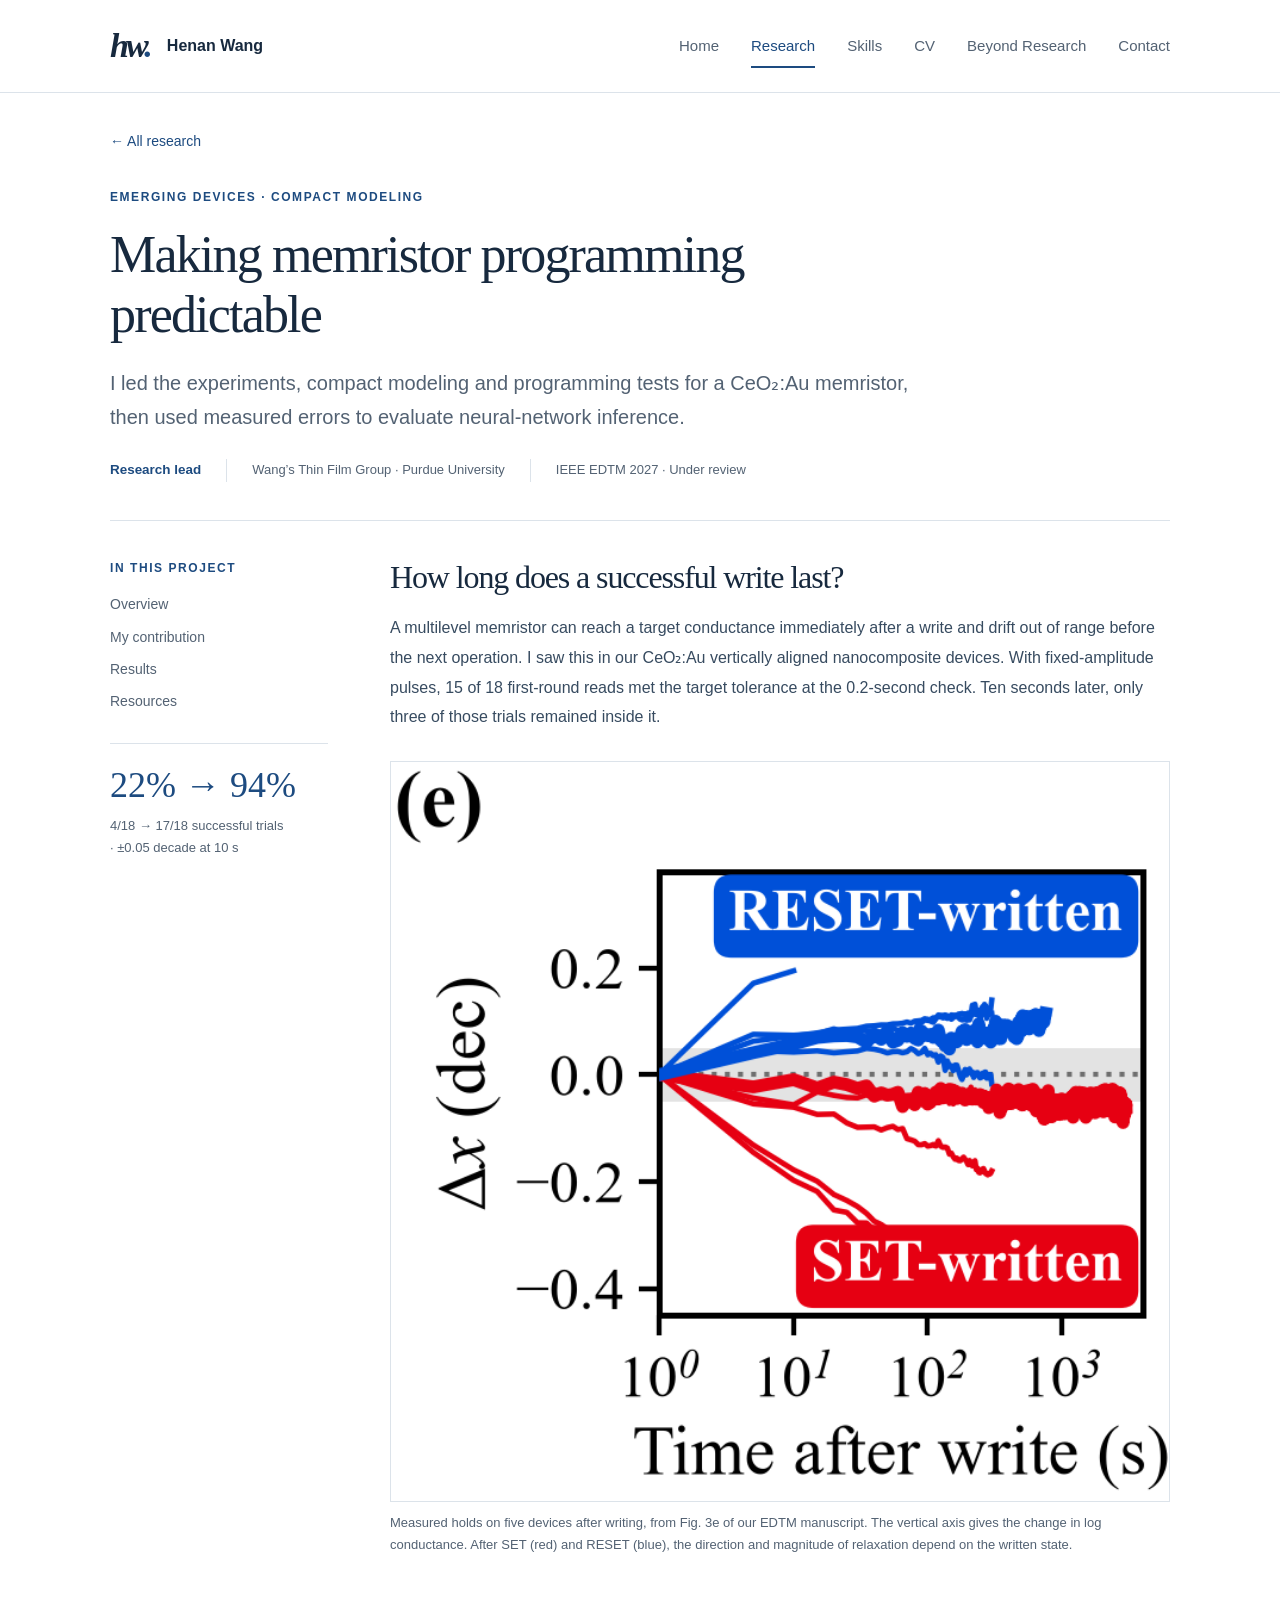
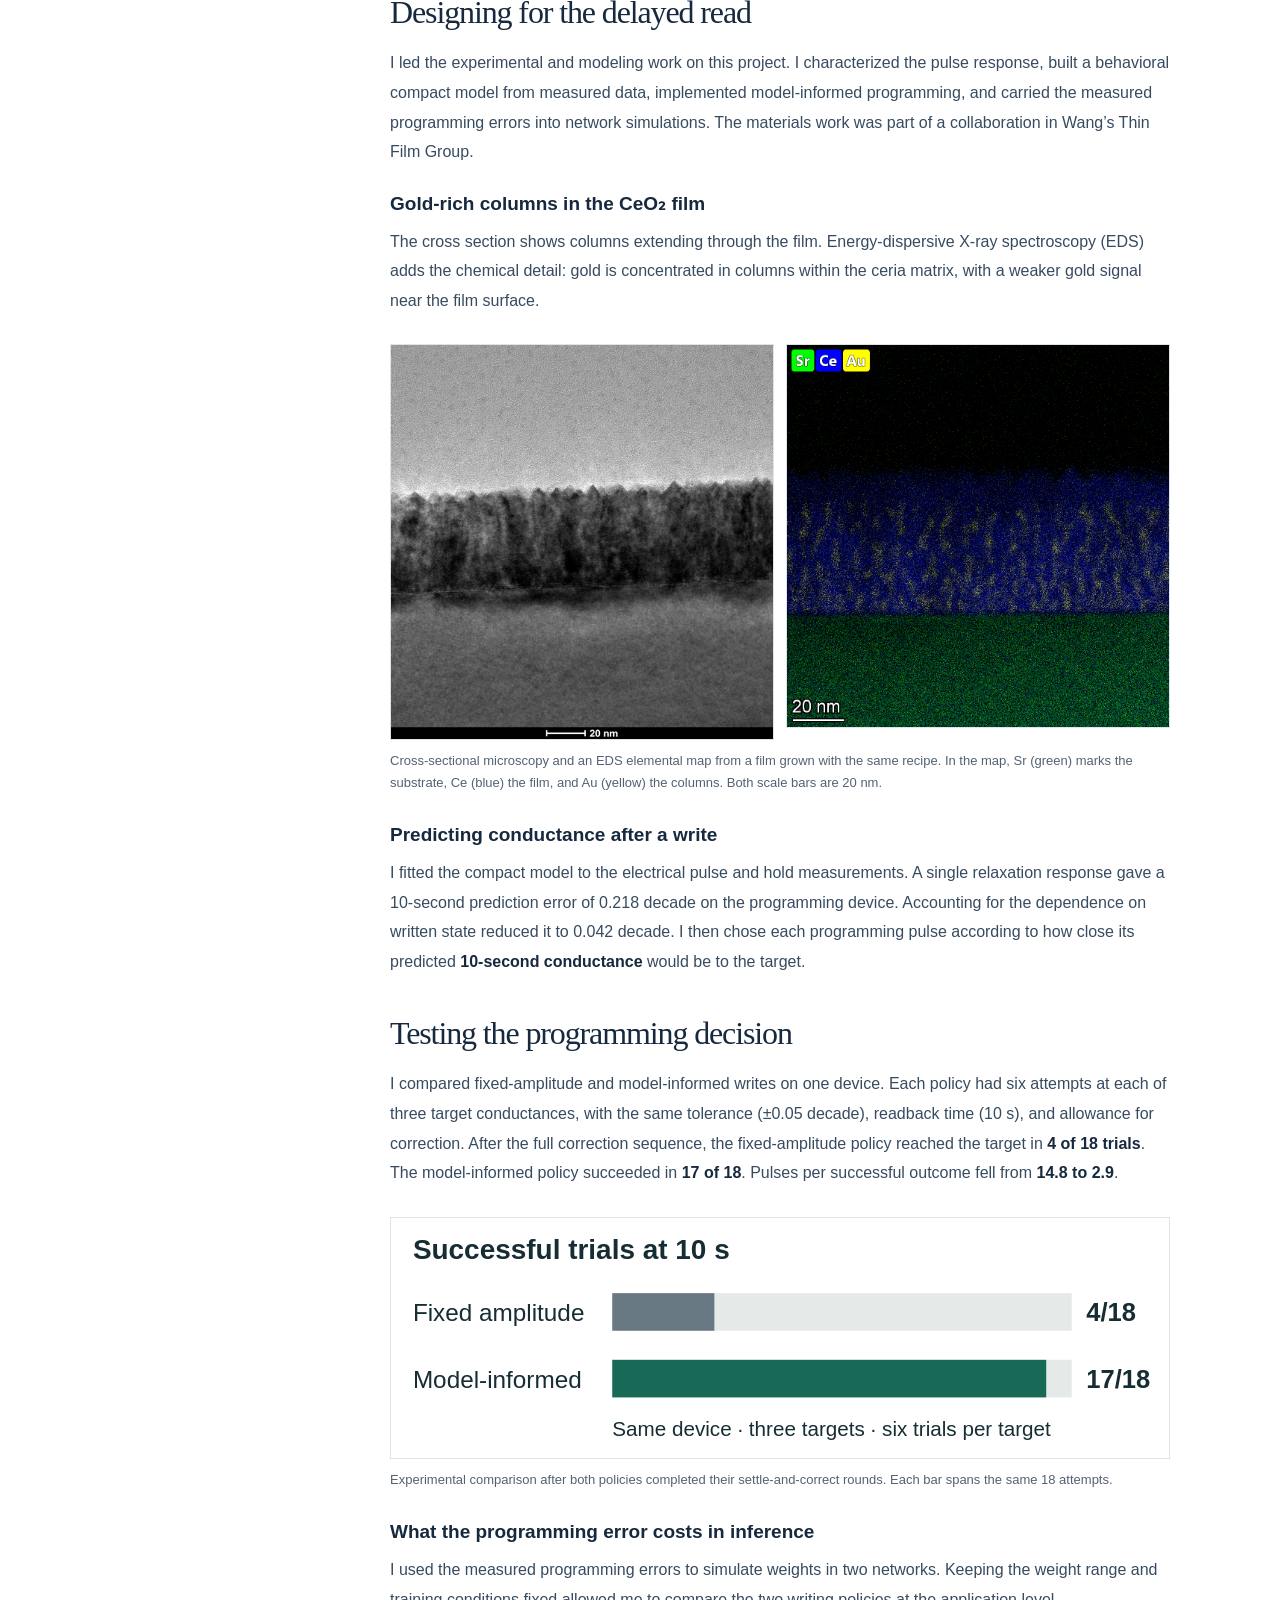
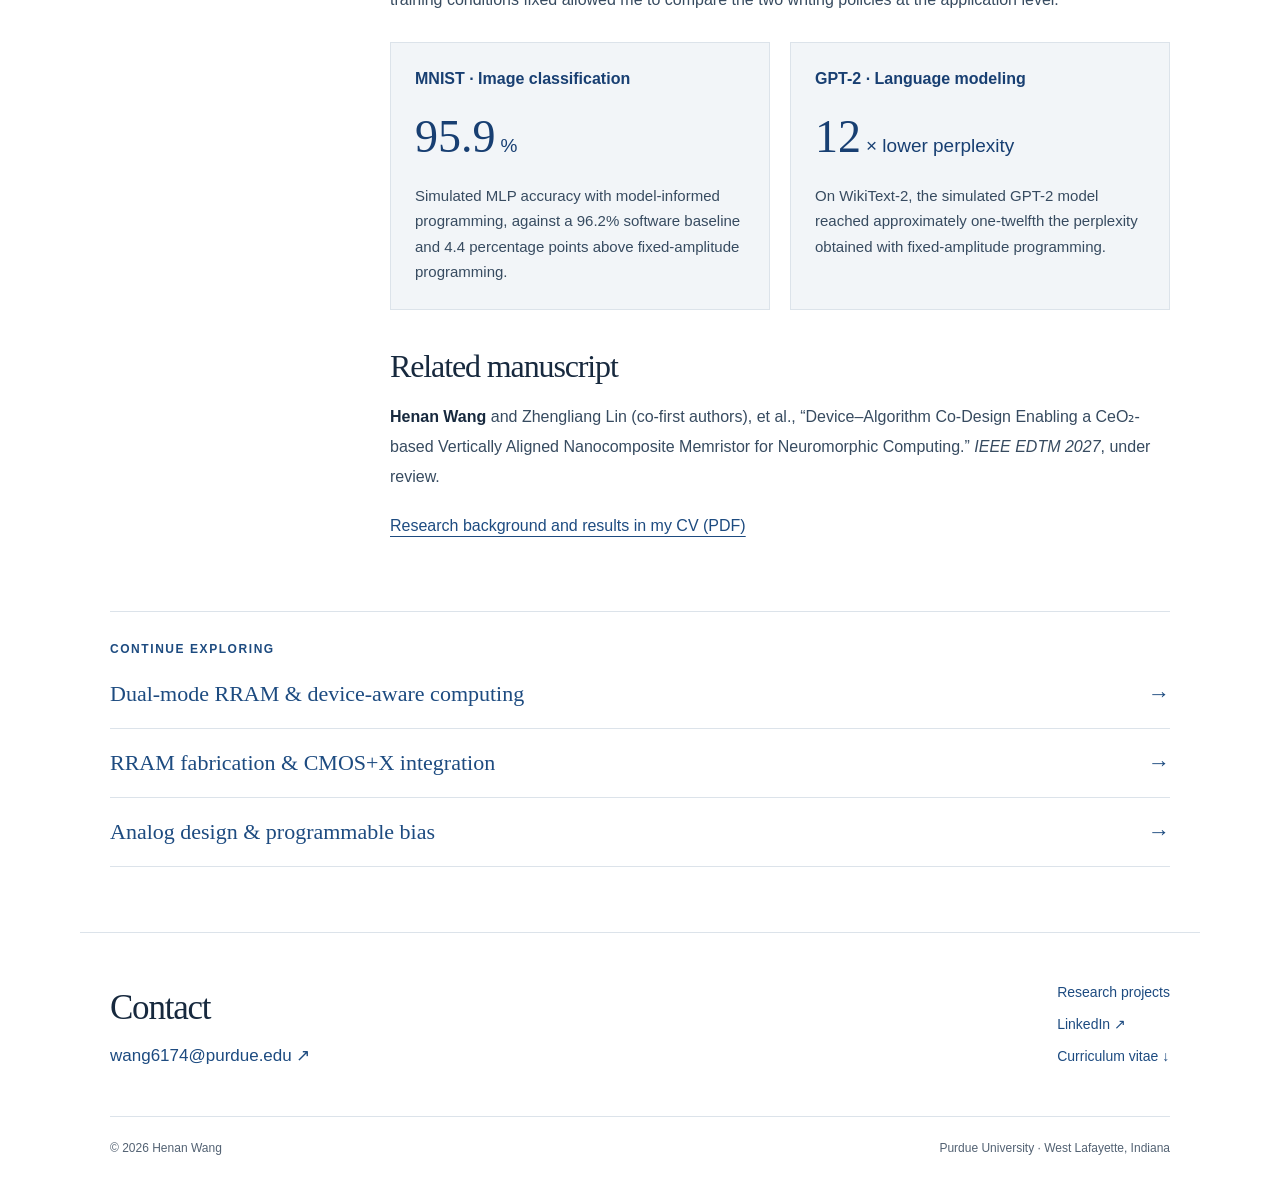
<file: research/rram-programming/index.html>
<!doctype html>
<html lang="en"><head><meta charset="utf-8"><meta name="viewport" content="width=device-width,initial-scale=1">
<title>RRAM modeling &amp; programming — Henan Wang</title>
<meta name="description" content="I led the experiments, compact modeling and programming tests for a CeO₂:Au memristor, then used measured errors to evaluate neural-network inference."><meta name="theme-color" content="#183f72">
<link rel="icon" type="image/svg+xml" href="data:image/svg+xml,%3Csvg xmlns='http://www.w3.org/2000/svg' viewBox='0 0 40 40'%3E%3Crect width='40' height='40' rx='4' fill='%23183f72'/%3E%3Cpath d='M11 10v20m18-20v20M11 20h18' stroke='white' stroke-width='3'/%3E%3C/svg%3E">
<link rel="stylesheet" href="../../assets/site.css"><link rel="stylesheet" href="../../assets/projects.css?v=efece1097140"></head>
<body><a class="skip-link" href="#main">Skip to content</a>
<header class="site-header"><div class="header-inner"><a class="wordmark" href="../../" aria-label="Henan Wang home"><span class="monogram">hw<span>.</span></span><span>Henan Wang</span></a>
<nav aria-label="Main navigation"><a href="../../" >Home</a><a href="../../research/" aria-current="page">Research</a><a href="../../skills/" >Skills</a><a href="../../cv/" >CV</a><a href="../../beyond-research/" >Beyond Research</a><a href="#contact">Contact</a></nav></div></header>
<main id="main"><div class="page-width"><section class="project-intro"><a class="back-link" href="../">← All research</a><p class="eyebrow">Emerging devices · Compact modeling</p><h1>Making memristor programming predictable</h1><p class="project-deck">I led the experiments, compact modeling and programming tests for a CeO₂:Au memristor, then used measured errors to evaluate neural-network inference.</p><div class="project-meta"><span class="project-role">Research lead</span><span>Wang’s Thin Film Group · Purdue University</span><span>IEEE EDTM 2027 · Under review</span></div></section><div class="article-layout"><aside class="article-aside"><p class="eyebrow">In this project</p><nav aria-label="On this page"><a href="#overview">Overview</a><a href="#contribution">My contribution</a><a href="#results">Results</a><a href="#resources">Resources</a></nav><div class="aside-metric"><strong>22% → 94%</strong><span>4/18 → 17/18 successful trials · ±0.05 decade at 10 s</span></div></aside><article class="prose"><h2 id="overview">How long does a successful write last?</h2>

<p>A multilevel memristor can reach a target conductance immediately after a write and drift out of range before the next operation. I saw this in our CeO₂:Au vertically aligned nanocomposite devices. With fixed-amplitude pulses, 15 of 18 first-round reads met the target tolerance at the 0.2-second check. Ten seconds later, only three of those trials remained inside it.</p>
<figure><a href="../../assets/rram-post-write-holds.png" target="_blank" rel="noopener"><img src="../../assets/rram-post-write-holds.png" alt="Five-device hold measurements showing conductance drifting downward after SET and upward after RESET" loading="lazy"></a><figcaption>Measured holds on five devices after writing, from Fig. 3e of our EDTM manuscript. The vertical axis gives the change in log conductance. After SET (red) and RESET (blue), the direction and magnitude of relaxation depend on the written state.</figcaption></figure>

<h2 id="contribution">Designing for the delayed read</h2>

<p>I led the experimental and modeling work on this project. I characterized the pulse response, built a behavioral compact model from measured data, implemented model-informed programming, and carried the measured programming errors into network simulations. The materials work was part of a collaboration in Wang’s Thin Film Group.</p>
<h3 id="eds">Gold-rich columns in the CeO₂ film</h3>

<p>The cross section shows columns extending through the film. Energy-dispersive X-ray spectroscopy (EDS) adds the chemical detail: gold is concentrated in columns within the ceria matrix, with a weaker gold signal near the film surface.</p>
<figure>
<div style="display:grid;grid-template-columns:repeat(auto-fit,minmax(min(100%,240px),1fr));gap:12px;align-items:start">
<a href="../../assets/rram-microstructure.jpg" target="_blank" rel="noopener"><img src="../../assets/rram-microstructure.jpg" width="2400" height="2475" alt="Cross-sectional micrograph showing the columnar film above the substrate, with a 20 nm scale bar" loading="lazy"></a>
<a href="../../assets/rram-eds-element-map.png" target="_blank" rel="noopener"><img src="../../assets/rram-eds-element-map.png" width="1024" height="1024" alt="Cross-sectional EDS map showing yellow gold-rich columns in the blue cerium-rich film above the green strontium-containing substrate, with a 20 nm scale bar" loading="lazy"></a>
</div>
<figcaption>Cross-sectional microscopy and an EDS elemental map from a film grown with the same recipe. In the map, Sr (green) marks the substrate, Ce (blue) the film, and Au (yellow) the columns. Both scale bars are 20 nm.</figcaption>
</figure>

<h3>Predicting conductance after a write</h3>

<p>I fitted the compact model to the electrical pulse and hold measurements. A single relaxation response gave a 10-second prediction error of 0.218 decade on the programming device. Accounting for the dependence on written state reduced it to 0.042 decade. I then chose each programming pulse according to how close its predicted <strong>10-second conductance</strong> would be to the target.</p>
<h2 id="results">Testing the programming decision</h2>

<p>I compared fixed-amplitude and model-informed writes on one device. Each policy had six attempts at each of three target conductances, with the same tolerance (±0.05 decade), readback time (10 s), and allowance for correction. After the full correction sequence, the fixed-amplitude policy reached the target in <strong>4 of 18 trials</strong>. The model-informed policy succeeded in <strong>17 of 18</strong>. Pulses per successful outcome fell from <strong>14.8 to 2.9</strong>.</p>
<figure><a href="../../assets/rram-settled-targeting.svg" target="_blank" rel="noopener"><img src="../../assets/rram-settled-targeting.svg" alt="Fixed-amplitude and model-informed programming reached the target after ten seconds in 4 and 17 of 18 trials respectively" loading="lazy"></a><figcaption>Experimental comparison after both policies completed their settle-and-correct rounds. Each bar spans the same 18 attempts.</figcaption></figure>

<h3 id="inference">What the programming error costs in inference</h3>

<p>I used the measured programming errors to simulate weights in two networks. Keeping the weight range and training conditions fixed allowed me to compare the two writing policies at the application level.</p>
<div class="inference-results" aria-label="Neural-network inference simulations">
<section class="inference-result"><h4>MNIST · Image classification</h4><p class="inference-value">95.9<span>%</span></p><p>Simulated MLP accuracy with model-informed programming, against a 96.2% software baseline and 4.4 percentage points above fixed-amplitude programming.</p></section>
<section class="inference-result"><h4>GPT-2 · Language modeling</h4><p class="inference-value">12<span>× lower perplexity</span></p><p>On WikiText-2, the simulated GPT-2 model reached approximately one-twelfth the perplexity obtained with fixed-amplitude programming.</p></section>
</div>

<h2 id="resources">Related manuscript</h2>

<p><strong>Henan Wang</strong> and Zhengliang Lin (co-first authors), et al., “Device–Algorithm Co-Design Enabling a CeO₂-based Vertically Aligned Nanocomposite Memristor for Neuromorphic Computing.” <em>IEEE EDTM 2027</em>, under review.</p>
<p><a href="../../files/Henan_Wang_CV.pdf">Research background and results in my CV (PDF)</a></p>
</article></div><div class="related-projects"><p class="eyebrow">Continue exploring</p><a href="../../research/neuromorphic-computing/">Dual-mode RRAM & device-aware computing <span aria-hidden="true">→</span></a><a href="../../research/cmos-characterization/">RRAM fabrication & CMOS+X integration <span aria-hidden="true">→</span></a><a href="../../research/bias-dac/">Analog design & programmable bias <span aria-hidden="true">→</span></a></div></div></main>
<footer id="contact" class="site-footer"><div class="footer-top"><div><h2>Contact</h2><a class="email" href="mailto:wang6174@purdue.edu">wang6174@purdue.edu <span aria-hidden="true">↗</span></a></div><div class="footer-links"><a href="../../research/">Research projects</a><a href="https://www.linkedin.com/in/henanwang96" target="_blank" rel="noopener noreferrer">LinkedIn <span aria-hidden="true">↗</span></a><a href="../../files/Henan_Wang_CV.pdf">Curriculum vitae <span aria-hidden="true">↓</span></a></div></div><div class="footer-bottom"><span>© 2026 Henan Wang</span><span>Purdue University · West Lafayette, Indiana</span></div></footer>
</body></html>
</file>
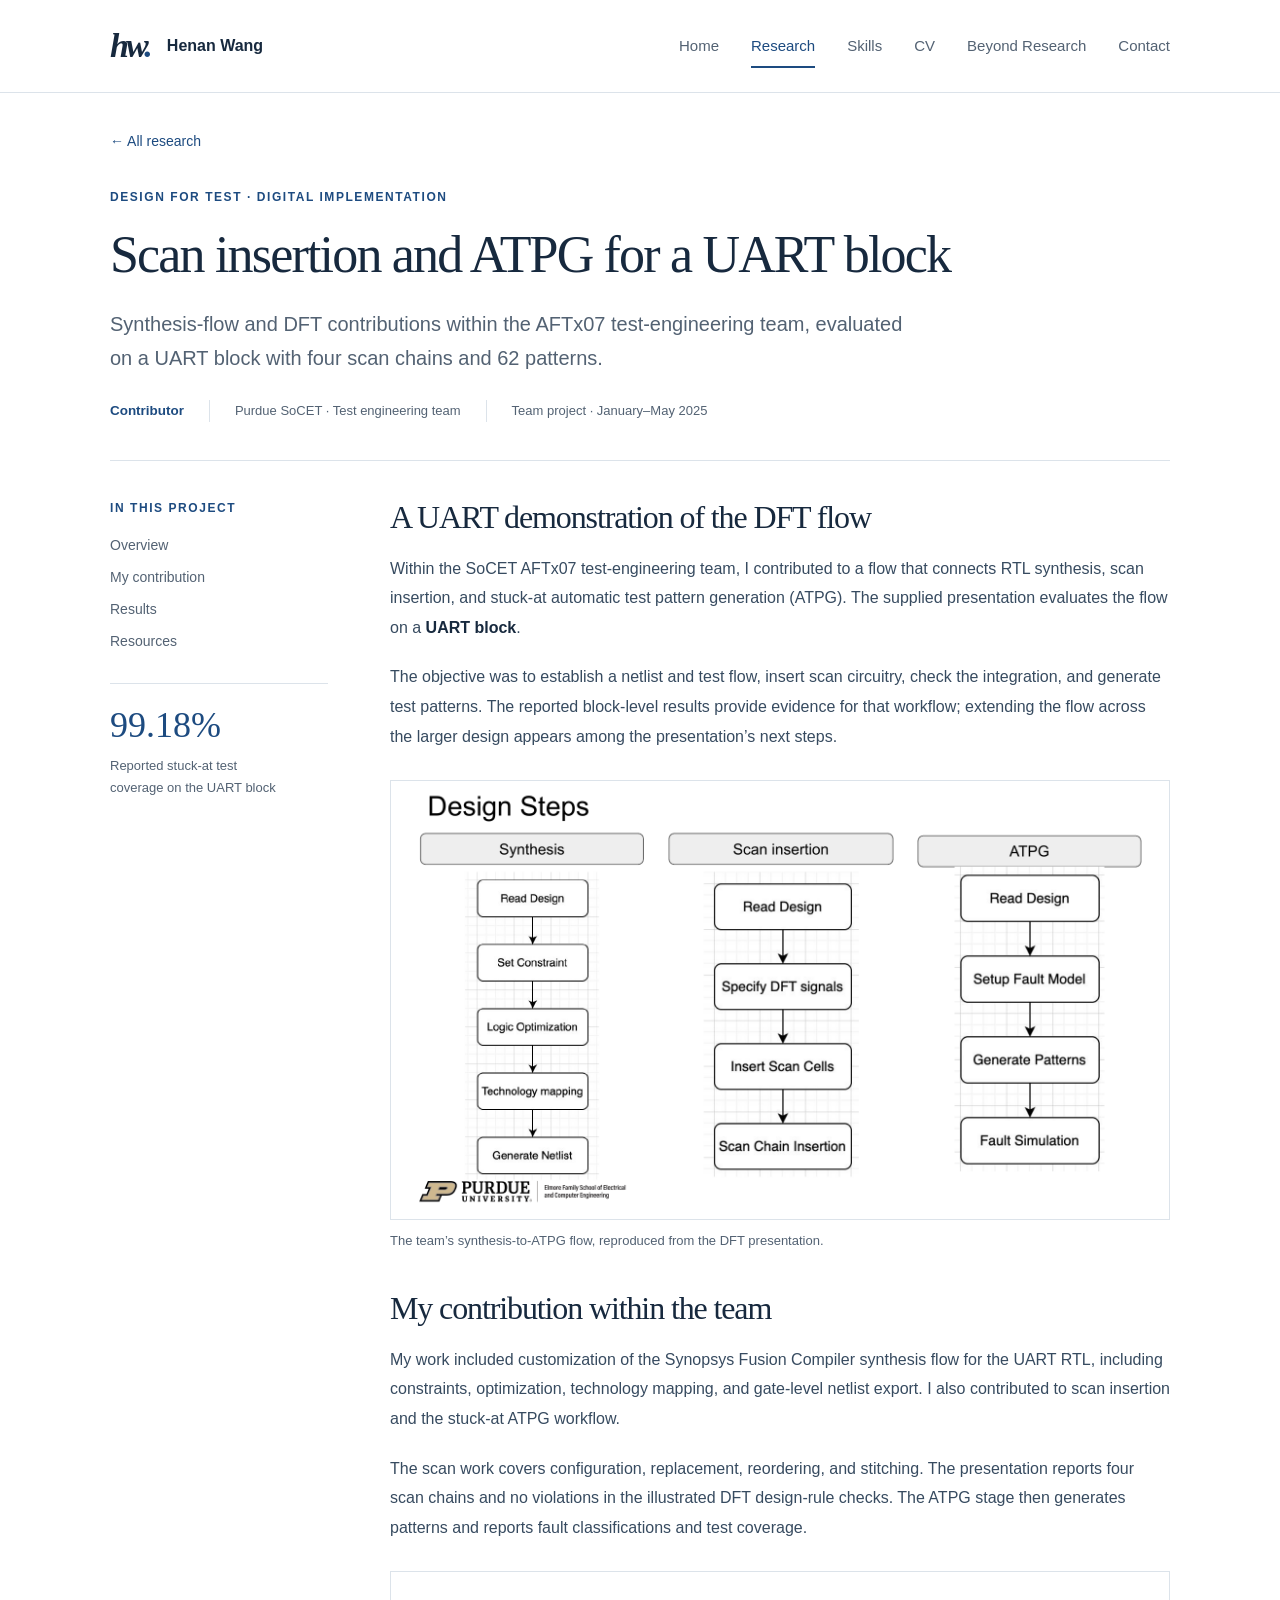
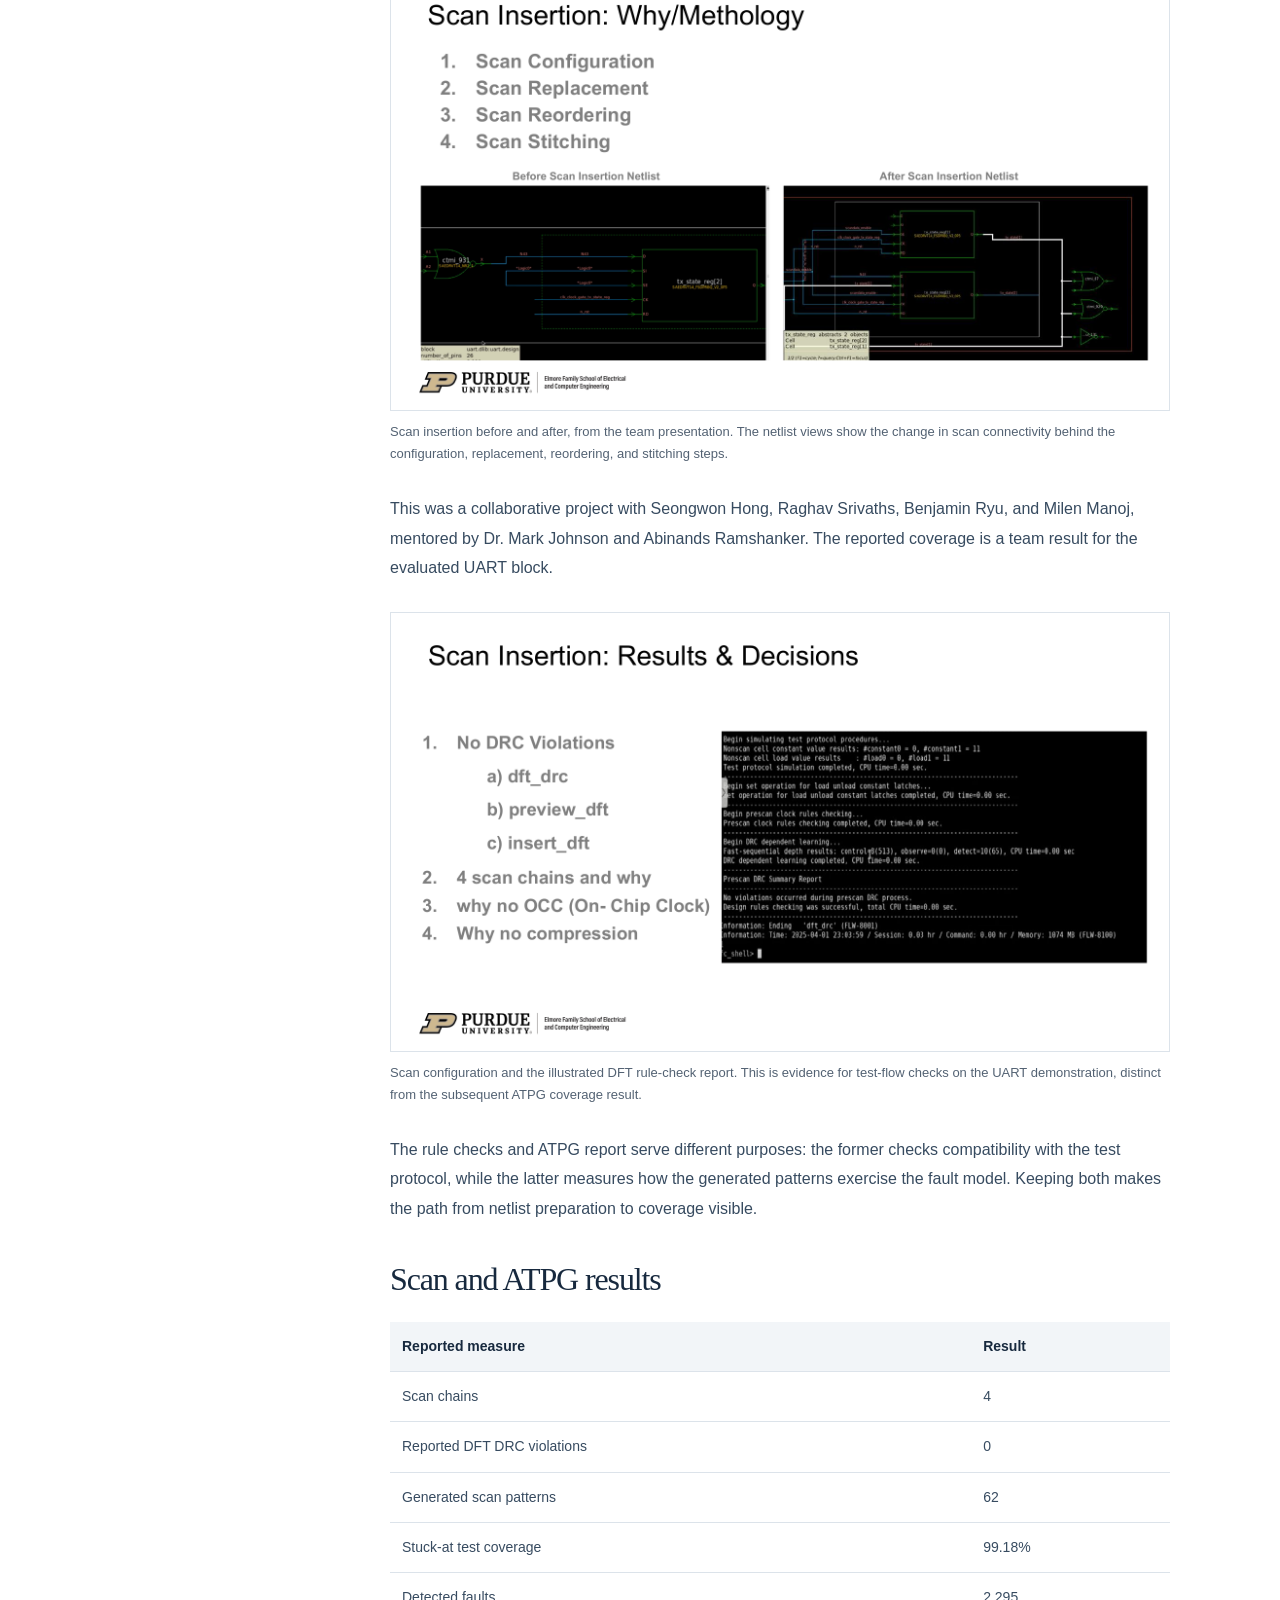
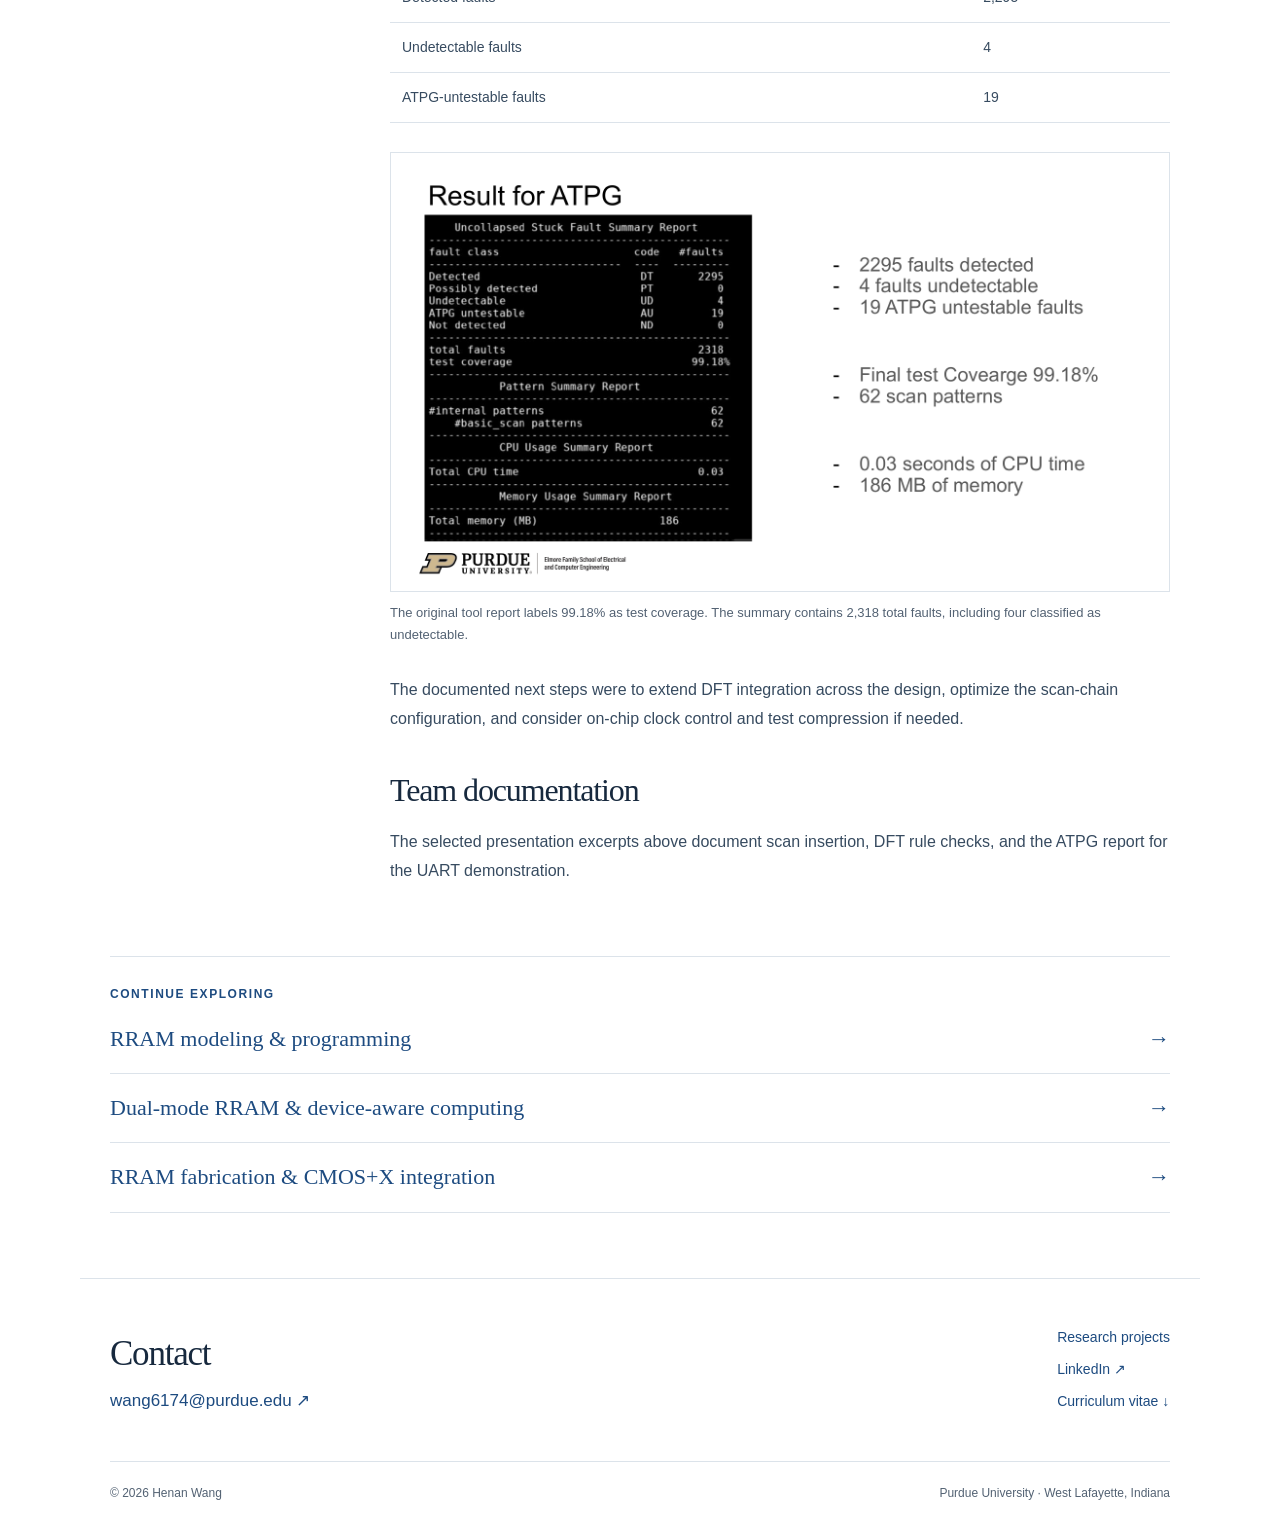
<file: research/uart-dft/index.html>
<!doctype html>
<html lang="en"><head><meta charset="utf-8"><meta name="viewport" content="width=device-width,initial-scale=1">
<title>UART scan insertion &amp; ATPG — Henan Wang</title>
<meta name="description" content="Synthesis-flow and DFT contributions within the AFTx07 test-engineering team, evaluated on a UART block with four scan chains and 62 patterns."><meta name="theme-color" content="#183f72">
<link rel="icon" type="image/svg+xml" href="data:image/svg+xml,%3Csvg xmlns='http://www.w3.org/2000/svg' viewBox='0 0 40 40'%3E%3Crect width='40' height='40' rx='4' fill='%23183f72'/%3E%3Cpath d='M11 10v20m18-20v20M11 20h18' stroke='white' stroke-width='3'/%3E%3C/svg%3E">
<link rel="stylesheet" href="../../assets/site.css"><link rel="stylesheet" href="../../assets/projects.css?v=efece1097140"></head>
<body><a class="skip-link" href="#main">Skip to content</a>
<header class="site-header"><div class="header-inner"><a class="wordmark" href="../../" aria-label="Henan Wang home"><span class="monogram">hw<span>.</span></span><span>Henan Wang</span></a>
<nav aria-label="Main navigation"><a href="../../" >Home</a><a href="../../research/" aria-current="page">Research</a><a href="../../skills/" >Skills</a><a href="../../cv/" >CV</a><a href="../../beyond-research/" >Beyond Research</a><a href="#contact">Contact</a></nav></div></header>
<main id="main"><div class="page-width"><section class="project-intro"><a class="back-link" href="../">← All research</a><p class="eyebrow">Design for test · Digital implementation</p><h1>Scan insertion and ATPG for a UART block</h1><p class="project-deck">Synthesis-flow and DFT contributions within the AFTx07 test-engineering team, evaluated on a UART block with four scan chains and 62 patterns.</p><div class="project-meta"><span class="project-role">Contributor</span><span>Purdue SoCET · Test engineering team</span><span>Team project · January–May 2025</span></div></section><div class="article-layout"><aside class="article-aside"><p class="eyebrow">In this project</p><nav aria-label="On this page"><a href="#overview">Overview</a><a href="#contribution">My contribution</a><a href="#results">Results</a><a href="#resources">Resources</a></nav><div class="aside-metric"><strong>99.18%</strong><span>Reported stuck-at test coverage on the UART block</span></div></aside><article class="prose"><h2 id="overview">A UART demonstration of the DFT flow</h2>

<p>Within the SoCET AFTx07 test-engineering team, I contributed to a flow that connects RTL synthesis, scan insertion, and stuck-at automatic test pattern generation (ATPG). The supplied presentation evaluates the flow on a <strong>UART block</strong>.</p>
<p>The objective was to establish a netlist and test flow, insert scan circuitry, check the integration, and generate test patterns. The reported block-level results provide evidence for that workflow; extending the flow across the larger design appears among the presentation’s next steps.</p>
<figure><a href="../../assets/dft-flow.png" target="_blank" rel="noopener"><img src="../../assets/dft-flow.png" alt="Team presentation slide showing synthesis, scan insertion, and ATPG design steps" loading="lazy"></a><figcaption>The team’s synthesis-to-ATPG flow, reproduced from the DFT presentation.</figcaption></figure>

<h2 id="contribution">My contribution within the team</h2>

<p>My work included customization of the Synopsys Fusion Compiler synthesis flow for the UART RTL, including constraints, optimization, technology mapping, and gate-level netlist export. I also contributed to scan insertion and the stuck-at ATPG workflow.</p>
<p>The scan work covers configuration, replacement, reordering, and stitching. The presentation reports four scan chains and no violations in the illustrated DFT design-rule checks. The ATPG stage then generates patterns and reports fault classifications and test coverage.</p>
<figure><a href="../../assets/dft-scan-insertion.png" target="_blank" rel="noopener"><img src="../../assets/dft-scan-insertion.png" alt="Source presentation comparing UART netlist connectivity before and after scan insertion" loading="lazy"></a><figcaption>Scan insertion before and after, from the team presentation. The netlist views show the change in scan connectivity behind the configuration, replacement, reordering, and stitching steps.</figcaption></figure>

<p>This was a collaborative project with Seongwon Hong, Raghav Srivaths, Benjamin Ryu, and Milen Manoj, mentored by Dr. Mark Johnson and Abinands Ramshanker. The reported coverage is a team result for the evaluated UART block.</p>
<figure><a href="../../assets/dft-scan-checks.png" target="_blank" rel="noopener"><img src="../../assets/dft-scan-checks.png" alt="Team slide reporting four scan chains and a prescan DFT rule-check summary with no violations" loading="lazy"></a><figcaption>Scan configuration and the illustrated DFT rule-check report. This is evidence for test-flow checks on the UART demonstration, distinct from the subsequent ATPG coverage result.</figcaption></figure>

<p>The rule checks and ATPG report serve different purposes: the former checks compatibility with the test protocol, while the latter measures how the generated patterns exercise the fault model. Keeping both makes the path from netlist preparation to coverage visible.</p>
<h2 id="results">Scan and ATPG results</h2>

<table>
<thead>
<tr>
<th>Reported measure</th>
<th align="right">Result</th>
</tr>
</thead>
<tbody><tr>
<td>Scan chains</td>
<td align="right">4</td>
</tr>
<tr>
<td>Reported DFT DRC violations</td>
<td align="right">0</td>
</tr>
<tr>
<td>Generated scan patterns</td>
<td align="right">62</td>
</tr>
<tr>
<td>Stuck-at test coverage</td>
<td align="right">99.18%</td>
</tr>
<tr>
<td>Detected faults</td>
<td align="right">2,295</td>
</tr>
<tr>
<td>Undetectable faults</td>
<td align="right">4</td>
</tr>
<tr>
<td>ATPG-untestable faults</td>
<td align="right">19</td>
</tr>
</tbody></table>
<figure><a href="../../assets/dft-atpg-results.png" target="_blank" rel="noopener"><img src="../../assets/dft-atpg-results.png" alt="ATPG tool report showing 99.18 percent test coverage, 62 scan patterns, and the fault-class counts" loading="lazy"></a><figcaption>The original tool report labels 99.18% as test coverage. The summary contains 2,318 total faults, including four classified as undetectable.</figcaption></figure>

<p>The documented next steps were to extend DFT integration across the design, optimize the scan-chain configuration, and consider on-chip clock control and test compression if needed.</p>
<h2 id="resources">Team documentation</h2>

<p>The selected presentation excerpts above document scan insertion, DFT rule checks, and the ATPG report for the UART demonstration.</p>
</article></div><div class="related-projects"><p class="eyebrow">Continue exploring</p><a href="../../research/rram-programming/">RRAM modeling & programming <span aria-hidden="true">→</span></a><a href="../../research/neuromorphic-computing/">Dual-mode RRAM & device-aware computing <span aria-hidden="true">→</span></a><a href="../../research/cmos-characterization/">RRAM fabrication & CMOS+X integration <span aria-hidden="true">→</span></a></div></div></main>
<footer id="contact" class="site-footer"><div class="footer-top"><div><h2>Contact</h2><a class="email" href="mailto:wang6174@purdue.edu">wang6174@purdue.edu <span aria-hidden="true">↗</span></a></div><div class="footer-links"><a href="../../research/">Research projects</a><a href="https://www.linkedin.com/in/henanwang96" target="_blank" rel="noopener noreferrer">LinkedIn <span aria-hidden="true">↗</span></a><a href="../../files/Henan_Wang_CV.pdf">Curriculum vitae <span aria-hidden="true">↓</span></a></div></div><div class="footer-bottom"><span>© 2026 Henan Wang</span><span>Purdue University · West Lafayette, Indiana</span></div></footer>
</body></html>
</file>
<file: assets/site.css>
:root{--ink:#17293e;--muted:#536273;--blue:#1d4b80;--line:#dce3ea;--pale:#f2f5f8;--serif:Georgia,'Times New Roman',serif;--sans:'Segoe UI',Arial,sans-serif}*{box-sizing:border-box}html{scroll-behavior:smooth;scroll-padding-top:100px}body{margin:0;color:var(--ink);background:#fff;font-family:var(--sans);font-size:16px;line-height:1.65}a{color:var(--blue);text-underline-offset:5px}a:hover{color:#0c67c5}a:focus-visible{outline:3px solid #4e85cb;outline-offset:5px}h1,h2,h3,p{margin:0}h1,h2,h3{font-weight:400}h1,h2{font-family:var(--serif);letter-spacing:-.035em;line-height:1.15}h3{line-height:1.3}img{max-width:100%;display:block}.page-width,.header-inner,.site-footer{max-width:1120px;margin-inline:auto}.page-width{padding-inline:30px}.site-header{border-bottom:1px solid var(--line);background:#fff}.header-inner{min-height:92px;padding:20px 30px;display:flex;align-items:center;justify-content:space-between;gap:24px}.wordmark{display:flex;align-items:center;gap:17px;color:var(--ink);text-decoration:none;font-weight:600}.monogram{font:italic 34px var(--serif);letter-spacing:-3px;font-weight:600}.monogram span{color:var(--blue)}.site-header nav{display:flex;gap:32px}.site-header nav a{font-size:15px;text-decoration:none;color:var(--muted);padding:8px 0}.site-header nav a[aria-current=page]{color:var(--blue);box-shadow:0 2px var(--blue)}.eyebrow{font-size:12px;font-weight:600;letter-spacing:.13em;text-transform:uppercase;color:var(--blue);line-height:1.65}.hero{display:grid;grid-template-columns:1fr 258px;gap:90px;padding-block:80px 76px}.hero h1{font-size:clamp(58px,6.5vw,84px);margin:18px 0 12px}.name-period{color:var(--blue)}.hero-subtitle{font:30px/1.3 var(--serif);letter-spacing:-.02em}.hero-bio{font-size:17px;color:var(--muted);max-width:610px;margin-top:23px;line-height:1.85}.hero-actions{display:flex;align-items:center;gap:28px;margin-top:30px}.button{display:inline-flex;align-items:center;justify-content:center;gap:24px;background:var(--blue);color:#fff;text-decoration:none;padding:12px 19px;font-size:14px;font-weight:600;border-radius:3px}.button:hover{background:#12355e;color:white}.text-link{font-size:14px;font-weight:600;display:inline-flex;gap:15px;align-items:center;text-decoration:none}.hero-aside{border-left:1px solid var(--line);padding-left:30px;align-self:center;font-size:14px;color:var(--muted)}.current-role{color:var(--ink);font-weight:600;margin:12px 0 5px}.lab-list{display:flex;flex-direction:column;gap:4px;margin-top:17px;color:var(--ink)}.interest-line{border-top:1px solid var(--line);padding-top:19px;margin-top:20px}.interest-line>span{font-size:12px;letter-spacing:.08em;text-transform:uppercase}.interest-line p{margin-top:7px}.section-heading{display:flex;align-items:end;justify-content:space-between;gap:20px;margin-bottom:30px}.section-heading h2{font-size:35px;margin-top:6px}.selected-section{padding-top:38px;border-top:1px solid var(--line)}.project-row{display:grid;grid-template-columns:46% 1fr;gap:48px;padding:36px 0 42px;border-bottom:1px solid var(--line);align-items:center}.project-row:first-of-type{padding-top:12px}.project-visual{height:280px;background:var(--pale);position:relative;overflow:hidden}.project-visual>img{width:100%;height:100%;object-fit:cover}.project-visual:not(.chip)>img{object-position:50% 70%}.project-visual.chip{background:#09111a;padding:16px 24px 40px}.project-visual.chip img{object-fit:contain}.visual-caption{position:absolute;bottom:0;left:0;right:0;background:rgba(13,29,46,.92);color:#fff;font-size:12px;padding:8px 14px;letter-spacing:.025em}.index-number{display:inline-block;color:#8b99a9;margin-right:15px}.project-copy h3{font-family:var(--serif);font-size:29px;letter-spacing:-.025em;margin:11px 0 13px}.project-copy h3 a{color:var(--ink);text-decoration:none}.project-copy h3 a:hover{color:var(--blue)}.project-copy>p:not(.eyebrow){font-size:16px;line-height:1.8;color:var(--muted)}.project-metric{margin:19px 0 18px;display:flex;align-items:center;gap:19px}.project-metric strong{font-family:var(--serif);font-size:29px;font-weight:400;color:var(--blue);white-space:nowrap}.project-metric>span{font-size:12px;line-height:1.55;color:var(--muted);max-width:195px;border-left:1px solid var(--line);padding-left:16px}.accuracy-visual{padding:27px 30px;background:#edf3fa}.chart-heading{font-size:14px;font-weight:600;margin-bottom:20px}.chart-row{margin-bottom:16px}.chart-row>div:first-child{display:flex;align-items:baseline;justify-content:space-between;gap:10px}.chart-row>div>span{font-size:14px;color:var(--muted)}.chart-row strong{font:27px var(--serif)}.chart-row strong span{font-size:17px}.bar-track{height:9px;background:#dce5ef;margin-top:6px}.bar-track>span{display:block;height:100%;background:#9aacbe}.measured .bar-track>span{background:var(--blue)}.measured strong{color:var(--blue)}.chart-note{font-size:12px;color:var(--muted);margin-top:20px}.about-strip{display:grid;grid-template-columns:1fr 2fr;gap:60px;padding-block:66px 80px}.about-strip h2{font-size:34px}.about-strip p:not(.eyebrow){color:var(--muted);margin:20px 0}.site-footer{padding:46px 30px 24px;border-top:1px solid var(--line)}.footer-top{display:flex;align-items:center;justify-content:space-between;gap:32px;padding-bottom:46px}.footer-top h2{font-size:35px;margin:9px 0 13px}.email{font-size:17px;text-decoration:none}.footer-links{display:flex;flex-direction:column;gap:9px}.footer-links a{font-size:14px;text-decoration:none}.footer-bottom{border-top:1px solid var(--line);padding-top:22px;display:flex;justify-content:space-between;gap:20px;font-size:12px;color:var(--muted)}.page-intro{padding:65px 0 44px}.page-intro h1{font-size:49px;margin:15px 0 22px}.page-intro>p:not(.eyebrow){color:var(--muted);font-size:18px;max-width:690px}.section-note{font-size:13px;color:var(--muted)}.additional-section,.publications{padding-block:55px 20px}.additional-grid{display:grid;grid-template-columns:1fr 1fr;gap:36px 54px}.additional-grid article{border-top:1px solid var(--line);padding-top:23px}.additional-grid h3{font-family:var(--serif);font-size:25px;margin:10px 0 12px}.additional-grid p:not(.eyebrow){color:var(--muted);margin-bottom:12px}.additional-grid a{font-size:14px}.small{font-size:13px;color:var(--muted)}.publications{padding-bottom:70px}.publications article{padding:25px 0;border-top:1px solid var(--line)}.publications h3{font-size:18px;line-height:1.5;max-width:870px;margin:10px 0}.publications p{font-size:14px;color:var(--muted)}.pub-status{font-size:12px;color:var(--blue);font-weight:600}.cv-intro .button{margin-top:25px}.inline-action{margin-left:25px}.cv-layout{display:grid;grid-template-columns:255px 1fr;gap:60px;padding:20px 0 70px}.cv-layout aside{font-size:14px}.cv-layout aside p{margin-bottom:20px}.cv-content section{padding:24px 0;border-top:1px solid var(--line)}.cv-content h2{font-size:29px;margin-bottom:24px}.cv-entry{margin-bottom:24px}.cv-entry h3{font-weight:600;font-size:17px;margin:7px 0}.cv-entry p,.cv-content section>p{color:var(--muted);font-size:16px;margin:5px 0}.affiliation{color:var(--blue)!important}.project-intro{padding:35px 0 38px}.back-link{display:inline-block;font-size:14px;text-decoration:none;margin-bottom:35px}.project-intro h1{font-size:52px;max-width:850px;margin:17px 0 22px}.project-deck{max-width:820px;color:var(--muted);font-size:20px;line-height:1.7}.project-meta{display:flex;gap:25px;font-size:13px;color:var(--muted);padding-top:25px}.project-meta span+span{padding-left:25px;border-left:1px solid var(--line)}.article-layout{display:grid;grid-template-columns:218px minmax(0,1fr);gap:62px;border-top:1px solid var(--line);padding-top:38px}.article-aside{align-self:start;position:sticky;top:35px}.article-aside nav{display:flex;flex-direction:column;margin:15px 0;gap:9px}.article-aside a{text-decoration:none;font-size:14px;color:var(--muted)}.aside-metric{border-top:1px solid var(--line);margin-top:30px;padding-top:20px}.aside-metric strong{display:block;font:36px var(--serif);color:var(--blue);margin-bottom:9px}.aside-metric span{display:block;font-size:13px;line-height:1.7;color:var(--muted);max-width:180px}.prose{min-width:0;color:#374b60}.prose h2{font-size:32px;color:var(--ink);margin:38px 0 18px}.prose>h2:first-child{margin-top:0}.prose h3{font-size:19px;font-weight:600;color:var(--ink);margin:25px 0 10px}.prose p,.prose ul,.prose ol{margin:0 0 20px;line-height:1.85}.prose li{padding-left:4px;margin-bottom:10px}.prose strong{color:var(--ink)}.prose figure{margin:29px 0}.prose figure img{width:100%;height:auto;border:1px solid var(--line)}.prose figcaption{font-size:13px;line-height:1.7;color:var(--muted);margin-top:10px}.prose table{width:100%;border-collapse:collapse;font-size:14px;margin:24px 0}.prose th,.prose td{text-align:left;padding:13px 12px;border-bottom:1px solid var(--line);vertical-align:top}.prose th{color:var(--ink);background:var(--pale)}.result-note{border-left:3px solid var(--blue);padding:16px 22px;background:var(--pale);font-size:14px;margin:25px 0}.result-note p{margin-bottom:0}.method-flow{display:flex;gap:8px;align-items:center;justify-content:space-between;padding:22px 16px;background:var(--pale);margin:25px 0;font-size:14px;text-align:center}.method-flow>span{flex:1}.method-flow b{font-weight:400;color:#6c829d}.related-projects{border-top:1px solid var(--line);margin-top:50px;padding:28px 0 65px}.related-projects>a{display:flex;justify-content:space-between;padding:16px 0;text-decoration:none;border-bottom:1px solid var(--line);font-family:var(--serif);font-size:22px}.skip-link{position:absolute;left:20px;top:-100px;padding:10px;background:white;z-index:10}.skip-link:focus{top:10px}@media(min-width:1400px){.page-width,.header-inner,.site-footer{max-width:1190px}.hero{gap:110px}.project-visual{height:300px}}@media(max-width:850px){.hero{gap:38px;grid-template-columns:1fr 220px;padding-block:55px}.hero h1{font-size:61px}.hero-subtitle{font-size:26px}.hero-bio{font-size:16px}.hero-actions{gap:20px;flex-wrap:wrap}.hero-aside{padding-left:23px}.project-row{gap:28px;grid-template-columns:44% 1fr}.project-copy h3{font-size:25px}.project-metric{flex-wrap:wrap;gap:7px}.project-metric>span{padding-left:0;border:0;max-width:100%}.project-visual{height:290px}.accuracy-visual{padding:24px 20px}.article-layout{grid-template-columns:170px minmax(0,1fr);gap:30px}.cv-layout{grid-template-columns:200px 1fr;gap:35px}.project-intro h1{font-size:45px}}@media(max-width:620px){.page-width,.header-inner,.site-footer{padding-inline:22px}.header-inner{min-height:80px;gap:18px}.wordmark>span:last-child{display:none}.site-header nav{gap:21px}.site-header nav a{font-size:14px}.hero{grid-template-columns:1fr;gap:32px;padding-top:45px;padding-bottom:36px}.hero h1{font-size:62px}.hero-subtitle{font-size:27px}.hero-bio{font-size:16px;margin-top:20px}.hero-aside{border-left:0;border-top:1px solid var(--line);padding:21px 0 0;display:grid;grid-template-columns:1fr 1fr;gap:4px 22px}.hero-aside>.eyebrow{grid-column:1/-1}.current-role{margin:7px 0}.hero-aside>p:nth-child(3){grid-column:1;grid-row:3/5}.hero-aside .lab-list{margin:5px 0}.interest-line{border:0;padding:0;margin:0;grid-column:2;grid-row:2/5}.interest-line>span{font-size:11px}.interest-line p{margin-top:12px}.section-heading{align-items:center;margin-bottom:17px}.section-heading h2{font-size:31px}.section-heading>.text-link{white-space:nowrap}.project-row{grid-template-columns:1fr;gap:25px;padding-block:29px 34px}.project-visual{height:265px}.project-copy h3{font-size:30px;margin-top:11px}.project-metric{flex-wrap:nowrap;gap:20px}.project-metric>span{border-left:1px solid var(--line);padding-left:15px;max-width:190px}.project-metric strong{font-size:30px}.about-strip{grid-template-columns:1fr;gap:20px;padding-block:40px 50px}.about-strip h2{font-size:32px}.footer-top{align-items:start;flex-direction:column;padding-bottom:30px}.footer-top h2{font-size:32px}.footer-links{flex-direction:row;flex-wrap:wrap;gap:13px 20px}.footer-bottom{flex-direction:column;gap:5px}.page-intro{padding-top:42px}.page-intro h1{font-size:39px}.page-intro>p:not(.eyebrow){font-size:17px}.additional-grid{grid-template-columns:1fr;gap:26px}.additional-section .section-heading{align-items:start;flex-direction:column;gap:10px}.publications{padding-top:40px}.cv-layout{grid-template-columns:1fr;gap:25px}.cv-layout aside{display:none}.inline-action{margin-left:17px}.project-intro h1{font-size:40px}.project-deck{font-size:18px}.project-meta{flex-direction:column;gap:7px}.project-meta span+span{border:0;padding-left:0}.article-layout{grid-template-columns:1fr;gap:25px;padding-top:23px}.article-aside{position:static}.article-aside nav{flex-direction:row;flex-wrap:wrap;gap:12px 20px;margin-bottom:0}.aside-metric{display:none}.prose h2{font-size:29px}.prose table{font-size:13px}.prose th,.prose td{padding:11px 7px}.method-flow{font-size:12px;padding:17px 8px;gap:4px}.related-projects>a{font-size:21px}.eyebrow{font-size:11px}}@media(prefers-reduced-motion:reduce){html{scroll-behavior:auto}}@media print{.site-header,.site-footer,.hero-actions,.article-aside,.related-projects{display:none}.page-width{max-width:100%;padding:0}.hero,.article-layout{display:block}.hero-aside{display:none}.project-row{break-inside:avoid}.project-intro h1{font-size:36px}a{color:inherit}.project-visual{height:200px}}
</file>
<file: assets/projects.css>
/* Additional project figures preserve the complete scientific image. */
.prose .fabrication-photo img { max-height: 36rem; object-fit: contain; }
.project-copy .project-role, .project-meta .project-role {
  color: var(--blue);
  font-size: .84rem;
  font-weight: 600;
  margin-top: .35rem;
}
.project-meta .project-role { margin-top: 0; }
.skills-page { padding-bottom: 4rem; }
.skill-section {
  display: grid;
  grid-template-columns: minmax(13rem, 1fr) minmax(0, 1.8fr);
  gap: 3rem;
  padding: 2rem 0;
  border-top: 1px solid var(--line);
}
.skill-section h2 { font-size: clamp(1.7rem, 3vw, 2.3rem); }
.skill-keywords {
  display: flex;
  align-content: flex-start;
  flex-wrap: wrap;
  gap: .55rem .6rem;
  padding: 0;
  margin: 0;
  list-style: none;
}
.skill-keywords li {
  padding: .18rem .65rem;
  border: 1px solid var(--line);
  border-radius: .2rem;
  color: var(--ink);
  font-size: .94rem;
}
@media (max-width: 760px) {
  .site-header nav { gap: 6px 16px; }
  .skill-section { grid-template-columns: 1fr; gap: 1rem; }
}
.project-visual.contain{background:#f2f5f8;padding:14px 14px 41px}
.project-visual.contain.dark{background:#0b1119}
.project-visual.contain>img{object-fit:contain;object-position:center}
.project-metric strong{font-size:clamp(23px,2.4vw,29px)}
@media(max-width:850px) and (min-width:621px){.project-metric{align-items:flex-start}}
@media(max-width:620px){.project-metric{flex-wrap:wrap}.project-metric strong{font-size:28px}.project-metric>span{flex:1;min-width:130px}}
.inference-results{display:grid;grid-template-columns:repeat(2,minmax(0,1fr));gap:20px;margin:28px 0}
.inference-result{padding:24px;background:#f2f5f8;border:1px solid #dce3ea}
.prose .inference-result h4{font-size:16px;line-height:1.5;margin:0 0 18px;color:#183f72}
.prose .inference-result p{font-size:15px;line-height:1.7;margin:14px 0 0}
.prose .inference-result .inference-value{font-family:Georgia,serif;font-size:46px;line-height:1.2;color:#183f72;margin:0 0 18px}
.inference-value span{font-size:19px;font-family:Arial,sans-serif;margin-left:5px}
.prose .inference-result .inference-comparison{border-top:1px solid #dce3ea;padding-top:16px}
@media(max-width:620px){.inference-results{grid-template-columns:1fr;gap:16px}.inference-result{padding:22px}}
.beyond-page{padding-bottom:4rem}.beyond-page .page-intro{max-width:none;padding-bottom:2rem}
.beyond-page .page-intro nav{display:flex;gap:1.5rem;margin-top:1.2rem}
.beyond-section-head{margin:3rem 0 2rem}.beyond-section-head h2{font-size:clamp(32px,4vw,48px)}
.beyond-section-head p{max-width:66ch;color:var(--muted);margin-top:.8rem}
.rep-grid{display:grid;grid-template-columns:repeat(2,minmax(0,1fr));gap:2.5rem 3rem}
.rep-group,.anime-rep{border-top:1px solid var(--line);padding-top:1rem}
.beyond-page h3{font:normal 25px/1.3 var(--serif);margin:.25rem 0 .8rem}
.rep-grid ul,.anime-rep ul{padding:0;margin:0;list-style:none}
.rep-grid li,.anime-rep li{padding:.52rem 0;line-height:1.45}
.rep-detail{display:block;font-size:.89rem;color:var(--muted);margin-top:.15rem}
.practice-tag{display:inline-block;margin-left:.5em;padding:.12em .55em;border-radius:3px;background:#e8f2ee;color:#305547;font-size:.75rem;white-space:nowrap}
.anime-rep{margin:2.5rem 0 3rem}.anime-rep ul,.travel-regions{display:grid;grid-template-columns:repeat(3,minmax(0,1fr));gap:.4rem 2rem}
.anime-rep strong{font-weight:600}.beyond-page #travel{border-top:1px solid var(--line)}
.travel-map{margin:0}.travel-map img{width:100%;height:auto;border:1px solid var(--line);border-radius:4px}.travel-map figcaption{margin:.5rem 0 1.5rem;font-size:.8rem;color:var(--muted)}
.travel-regions{grid-template-columns:2fr 1.4fr 1fr}.travel-regions h3{font-size:20px}.travel-regions p{color:var(--muted)}
@media(max-width:620px){.header-inner{flex-wrap:wrap;gap:6px 18px}.site-header nav{flex-wrap:wrap;gap:2px 16px}.site-header nav a{white-space:nowrap}.rep-grid,.travel-regions{grid-template-columns:1fr;gap:1.5rem}.anime-rep ul{grid-template-columns:1fr 1fr;gap:.3rem 1rem}}

.hero {
  grid-template-columns: minmax(0, 1fr) minmax(190px, 285px);
  grid-template-areas: "intro portrait" "bio portrait";
  align-items: center;
  row-gap: 1.8rem;
}
.hero-main { grid-area: intro; }
.hero-portrait {
  grid-area: portrait;
  width: 100%;
  max-width: 285px;
  height: auto;
  justify-self: end;
}
.portrait-bio {
  grid-area: bio;
  display: flex;
  flex-wrap: wrap;
  gap: 1rem 2rem;
  padding-top: 1.1rem;
  border-top: 1px solid var(--line);
}
.portrait-bio h2 { font: 600 .83rem var(--sans); letter-spacing: normal; }
.portrait-bio p { font-size: .85rem; color: var(--muted); margin-top: .35rem; }
.travel-photos {
  display: grid;
  grid-template-columns: 2.25fr 1fr;
  gap: clamp(.5rem, 1.4vw, 1.25rem);
  margin-bottom: 2rem;
  align-items: center;
}
.travel-photos a { display: block; }
.travel-photos img { width: 100%; height: auto; }
.piano-performance {
  margin: 1.5rem 0 2rem;
  padding: 1rem 1.25rem;
  border-left: 3px solid var(--blue);
  background: var(--pale);
}
.piano-performance p { font-size: .92rem; color: var(--muted); }
.piano-performance video { width: 100%; max-width: 52rem; height: auto; display: block; margin-top: 1rem; }
@media (max-width: 620px) {
  .hero {
    grid-template-columns: minmax(0, 1fr) minmax(75px, 25%);
    grid-template-areas: "eyebrow eyebrow" "name portrait" "subtitle portrait" "summary summary" "actions actions" "bio bio";
    gap: .9rem 1rem;
  }
  .hero-main { display: contents; }
  .hero-main > .eyebrow { grid-area: eyebrow; }
  .hero-main h1 { grid-area: name; align-self: end; margin: 0; font-size: clamp(2.35rem, 8vw, 3rem); }
  .hero-subtitle { grid-area: subtitle; align-self: start; font-size: 1.35rem; }
  .hero-bio { grid-area: summary; margin-top: .5rem; }
  .hero-actions { grid-area: actions; margin-top: .25rem; }
  .portrait-bio { margin-top: .5rem; }
  .travel-photos { grid-template-columns: 1fr 1fr; }
  .travel-photos a:nth-child(1), .travel-photos a:nth-child(3) { grid-column: 1 / -1; }
  .travel-photos a:nth-child(1) { grid-row: 1; }
  .travel-photos a:nth-child(3) { grid-row: 3; }
  .travel-photos a:nth-child(2), .travel-photos a:nth-child(4) { grid-row: 2; }
}
</file>
